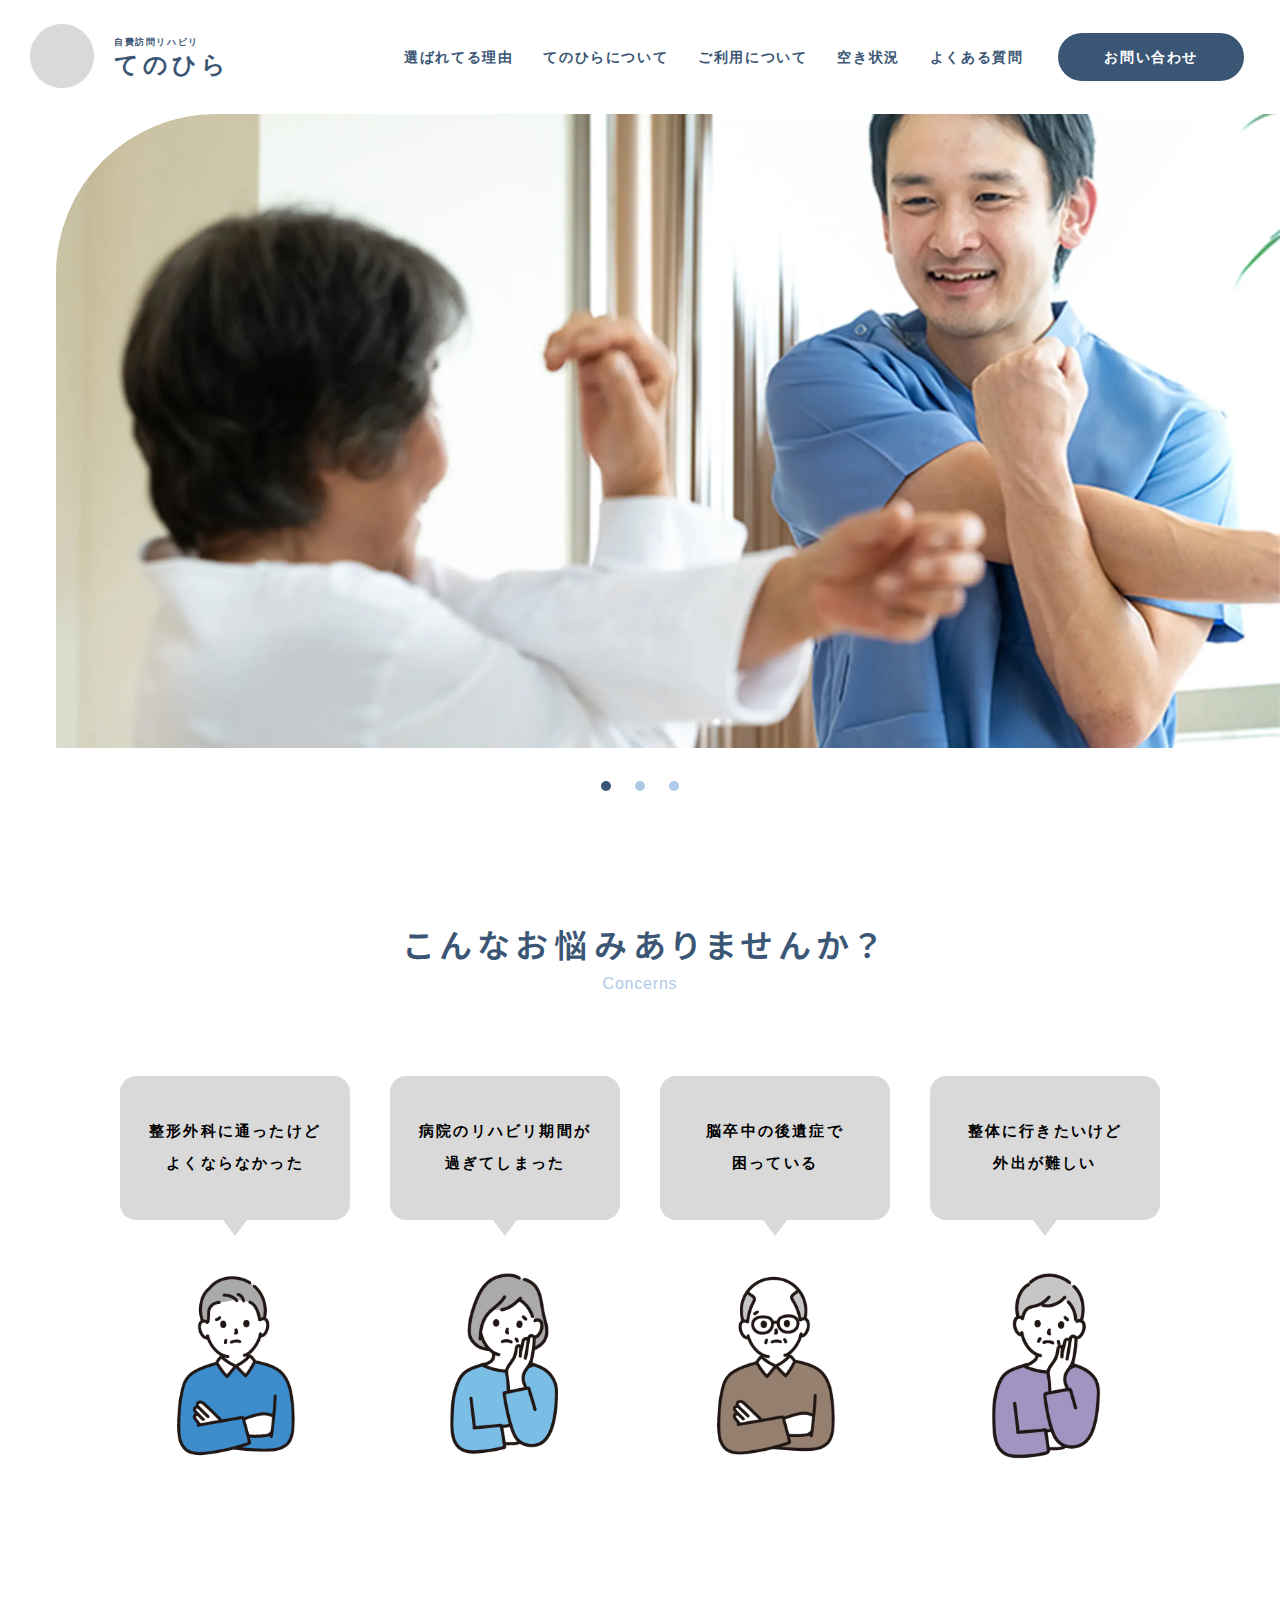
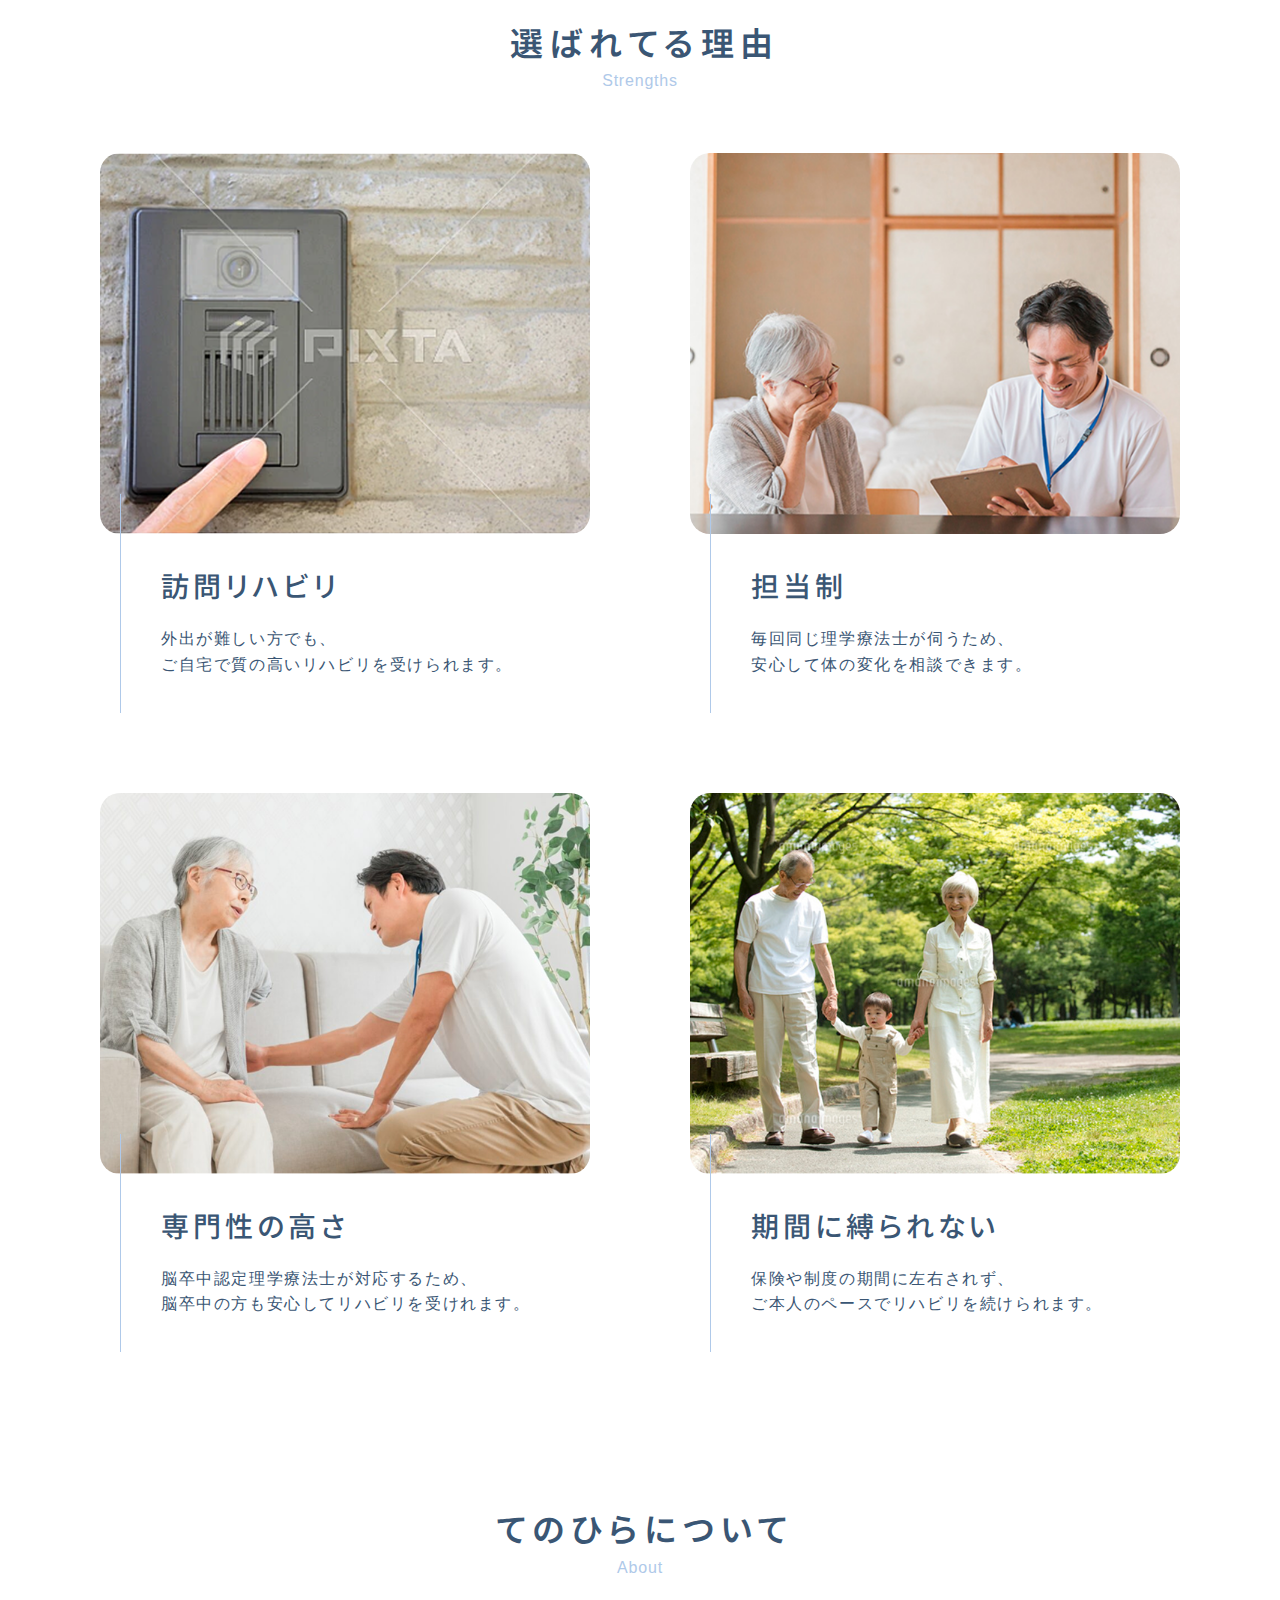
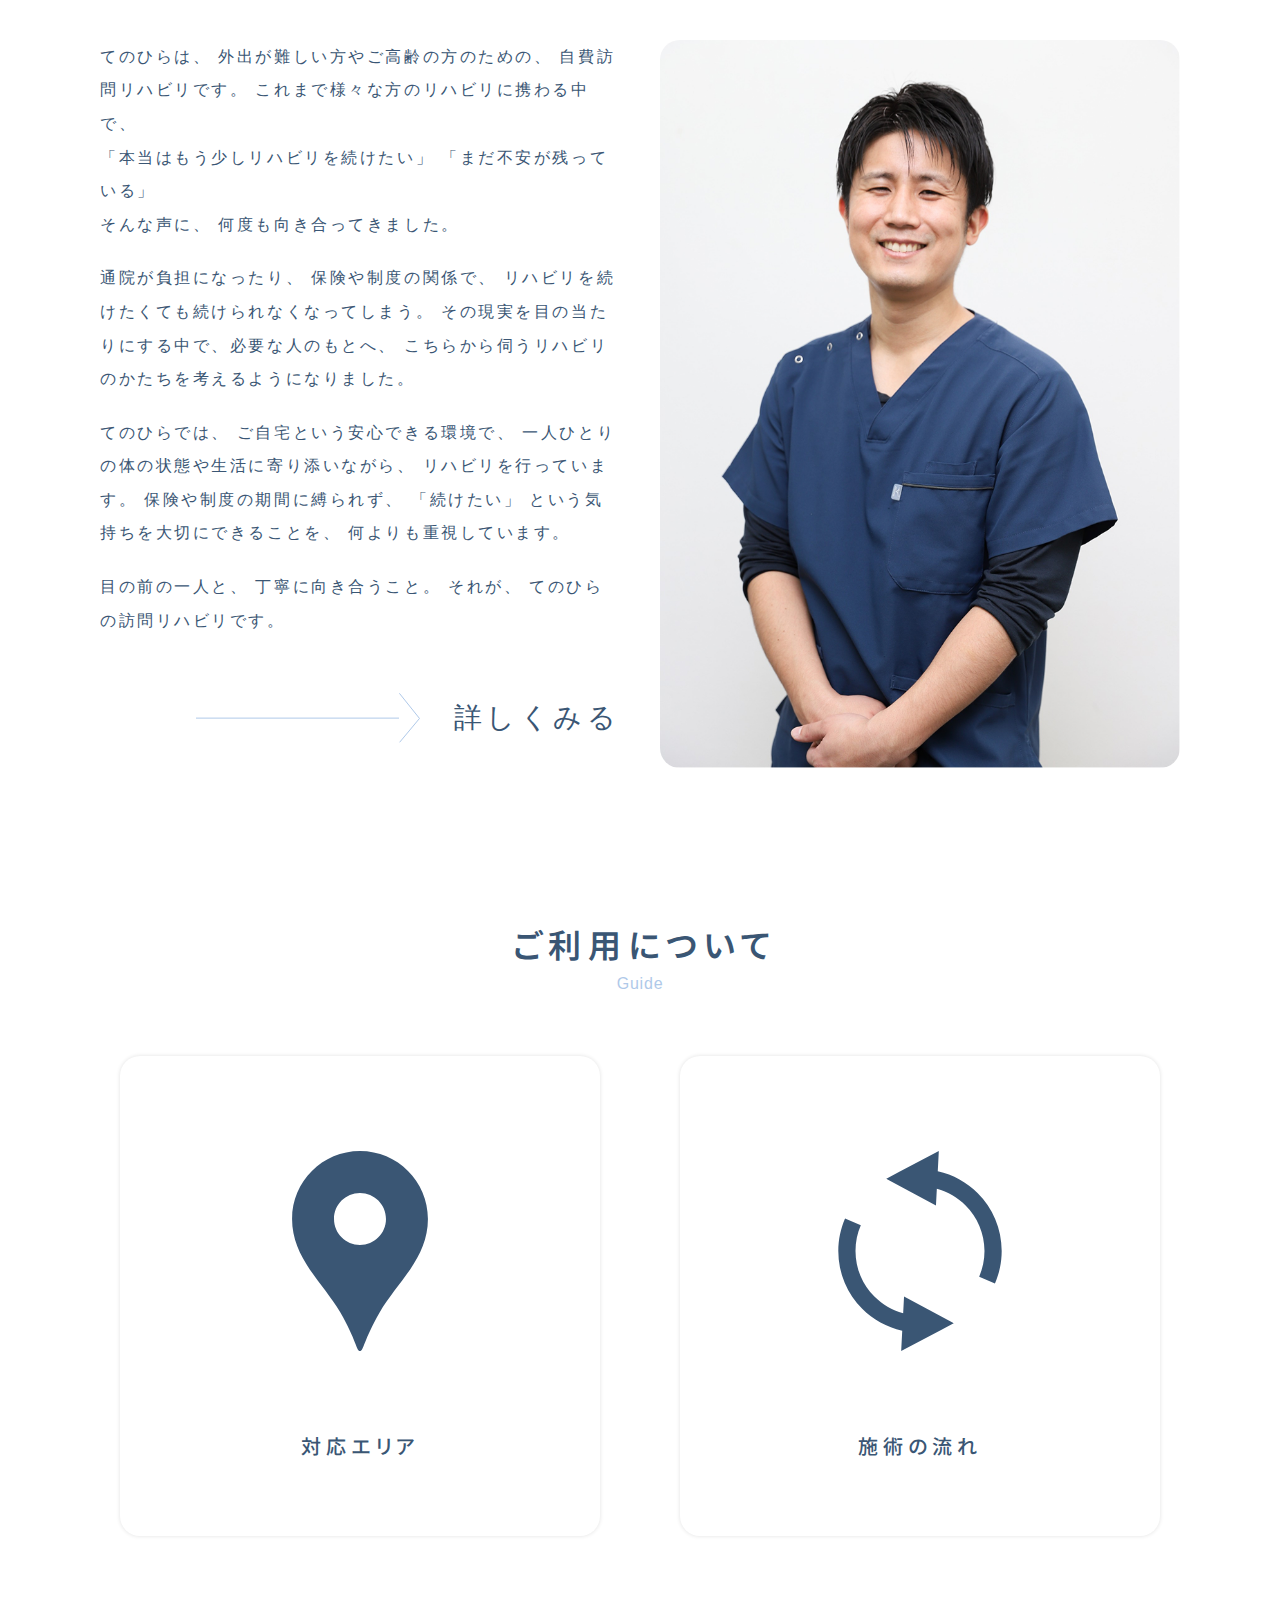
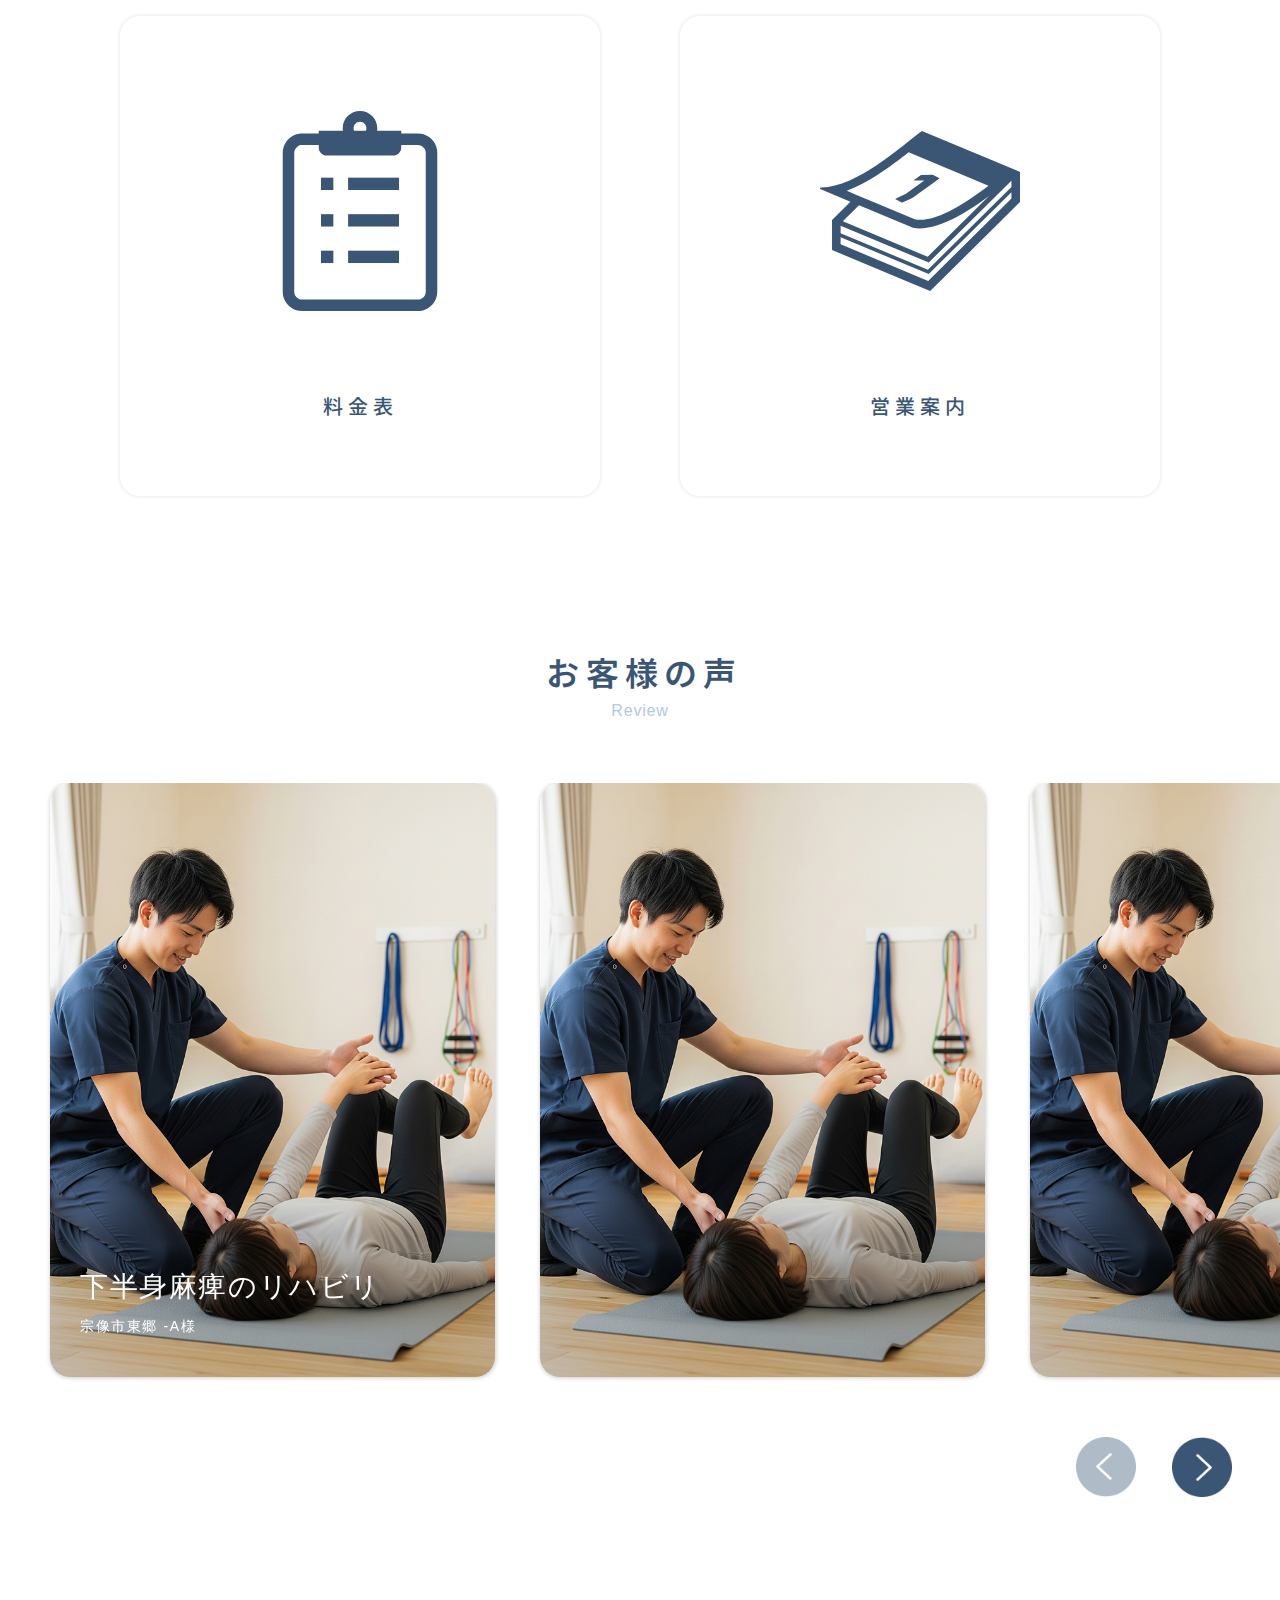
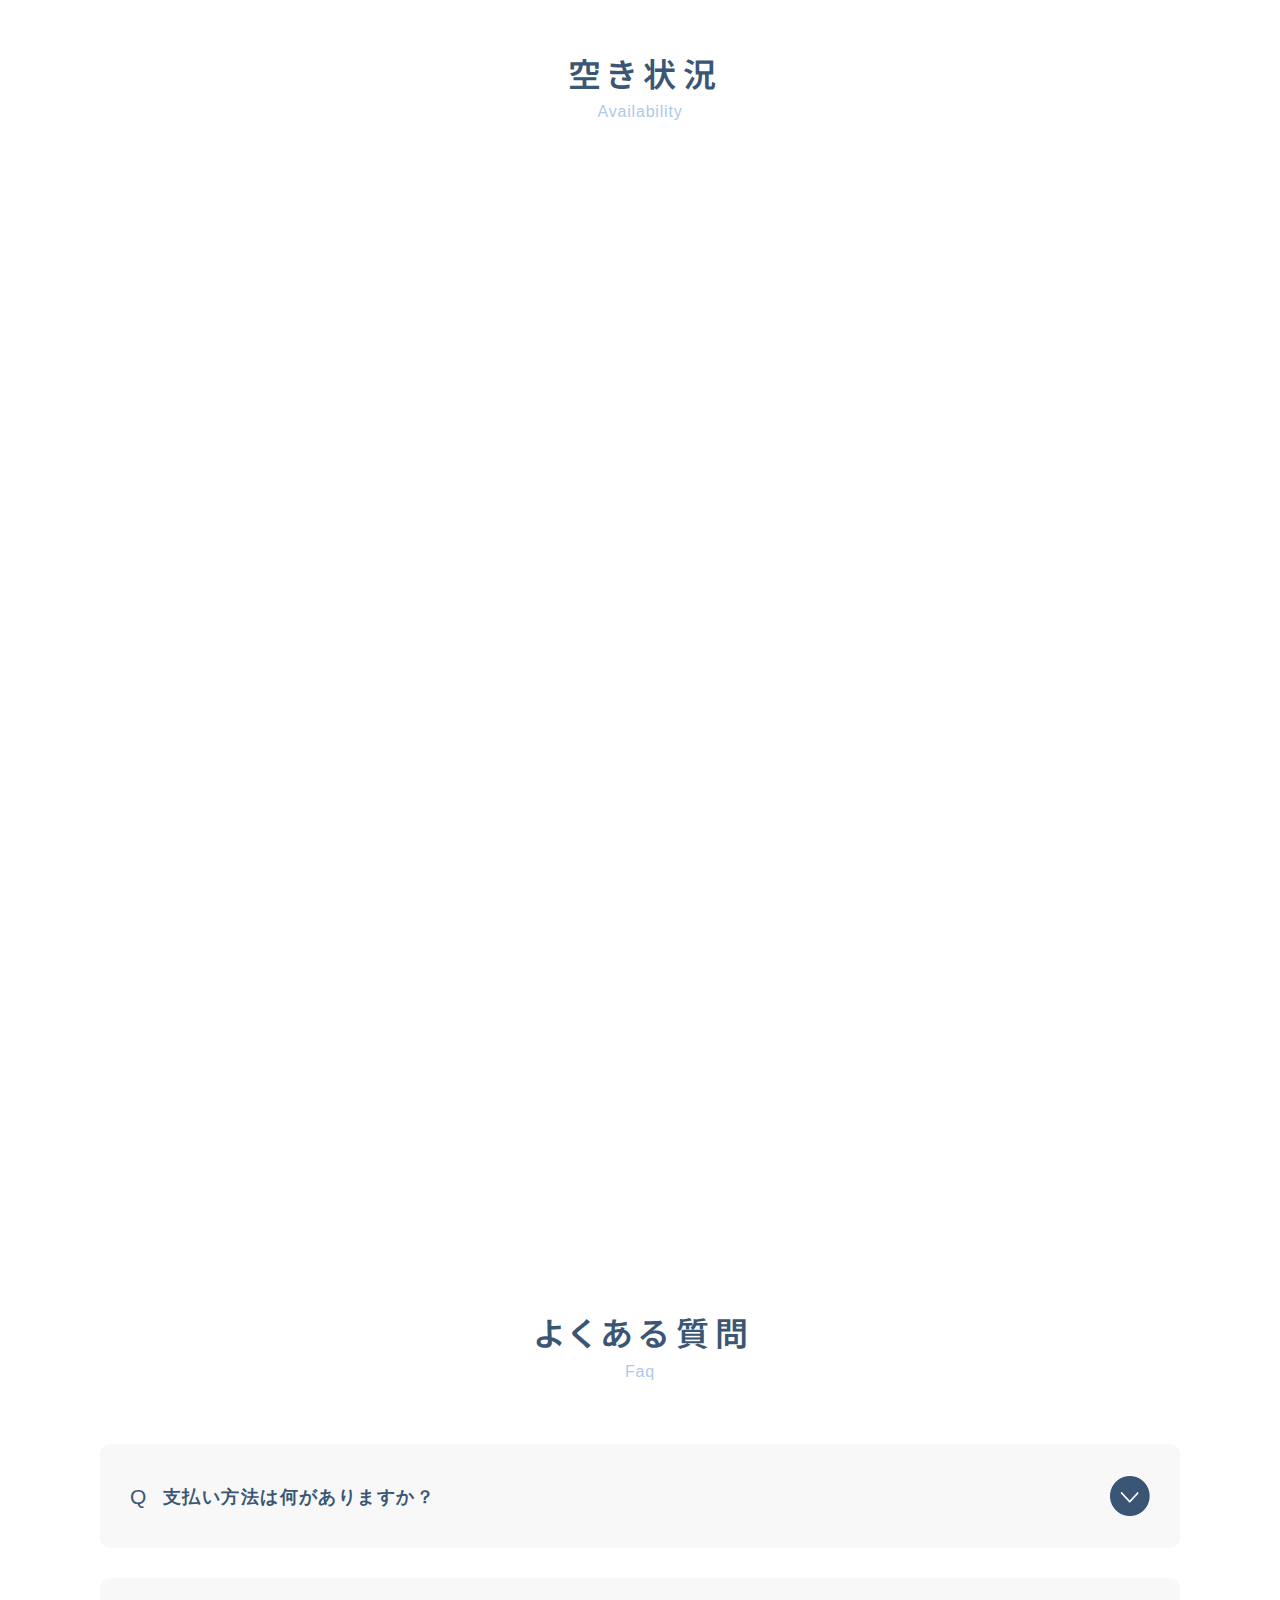
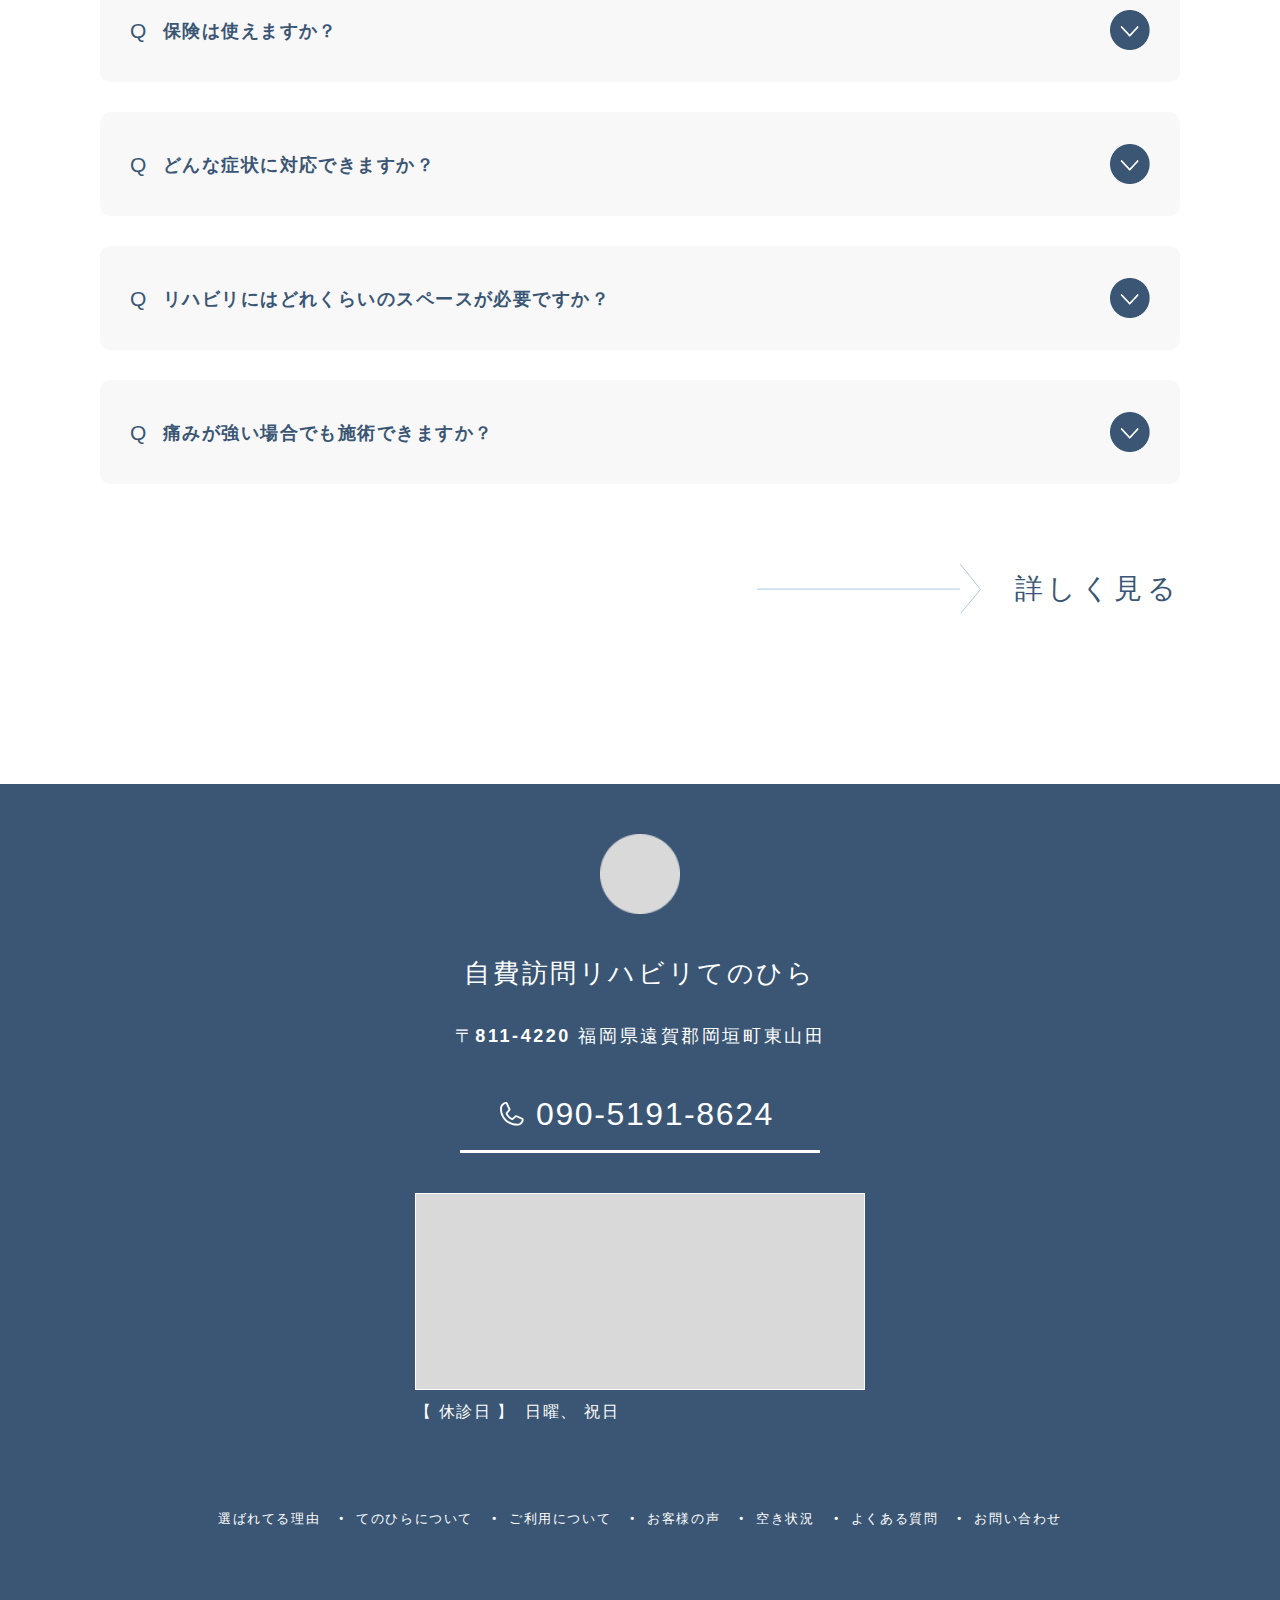
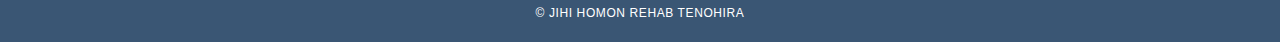
<file: index.html>
<!doctype html>
<html lang="ja">
  <head>
    <!-- Google tag (gtag.js) -->

    <!-- 正規ページ設定 -->
    <!-- <link rel="canonical" href="https://example.com/"> -->

    <meta charset="UTF-8">
    <meta name="format-detection" content="telephone=no, address=no, email=no">
    <meta name="viewport" content="width=device-width, initial-scale=1, viewport-fit=cover">
    <meta http-equiv="Cache-Control" content="no-store">

    <!-- 構造化データ（BreadcrumbList） -->
    <!-- <script type="application/ld+json">
    {
      "@context": "https://schema.org",
      "@type": "BreadcrumbList",
      "itemListElement": [
        {
          "@type": "ListItem",
          "position": 1,
          "name": "ホーム",
          "item": "https://example.com/"
        }
      ]
    }
    </script> -->

    <!-- OGP -->
    <meta property="og:title" content="">
    <meta property="og:description" content="">
    <!-- <meta property="og:image" content="https://example.com/img/ogp.webp"> -->
    <!-- <meta property="og:url" content="https://example.com/"> -->
    <meta property="og:type" content="website">
    <meta property="og:site_name" content="自費訪問リハビリてのひら">
    <meta property="og:locale" content="ja_JP">

    <!-- SEO -->
    <title></title>
    <meta name="description" content="">

    <!-- フォント：Noto Sans JP -->
    <link rel="preconnect" href="https://fonts.googleapis.com">
    <link rel="preconnect" href="https://fonts.gstatic.com" crossorigin>
    <link href="https://fonts.googleapis.com/css2?family=Noto+Sans+JP:wght@100..900&display=swap" rel="stylesheet">


    <!-- ファビコン -->
    <link rel="shortcut icon" href="img/favicon.png">

    <!-- swiper css -->
    <link rel="stylesheet" href="https://cdn.jsdelivr.net/npm/swiper@11/swiper-bundle.min.css"/>
    <!-- css -->
    <link rel="stylesheet" href="css/destyle.css">
    <link rel="stylesheet" href="css/common.css?v=2.0">
    <link rel="stylesheet" href="css/index.css?v=1.9">
  </head>


  <body>
    <!-- ヘッダー -->
    <div id="site-header"></div>

    <main class="main-inner">
      <!-- ヒーロー -->
      <section class="hero">
        <!-- ヒーロースライド -->
        <div class="swiper hero-swiper">
          <div class="swiper-wrapper">
            <div class="swiper-slide slide-01">
              <figure class="hero__image">
                <img src="img/hero/hero-main.webp" alt="ヒーロー画像01">
              </figure>
            </div>
            <div class="swiper-slide slide-02">
              <figure class="hero__image">
                <img src="img/thumb/thumb-strengths-02.png" alt="ヒーロー画像02">
              </figure>
            </div>
            <div class="swiper-slide slide-03">
              <figure class="hero__image">
                <img src="img/thumb/thumb-strengths-03.png" alt="ヒーロー画像03">
              </figure>
            </div>
          </div>
          <!-- ドット -->
          <div class="swiper-pagination"></div>
        </div>
      </section>

      <!-- こんなお悩みありませんか？ -->
      <section class="sec concerns">
        <div class="section-title">
          <h2 class="section-title__ja">こんなお悩みありませんか？</h2>
          <p class="section-title__en">Concerns</p>
        </div>

        <article class="concerns-list">
          <div class="concerns-item">
            <div class="concerns-item__text-bg">
              <p>整形外科に通ったけど<br>よくならなかった</p>
            </div>
            <img class="concerns-item__img" src="img/section/section-concerns-01.png" aria-hidden="true">
          </div>
          <div>
            <div class="concerns-item__text-bg">
              <p>病院のリハビリ期間が<br>過ぎてしまった</p>
            </div>
            <img class="concerns-item__img" src="img/section/section-concerns-02.png" aria-hidden="true">
          </div>
          <div>
            <div class="concerns-item__text-bg">
              <p>脳卒中の後遺症で<br>困っている</p>
            </div>
            <img class="concerns-item__img" src="img/section/section-concerns-03.png" aria-hidden="true">
          </div>
          <div>
            <div class="concerns-item__text-bg">
              <p>整体に行きたいけど<br>外出が難しい</p>
            </div>
            <img class="concerns-item__img" src="img/section/section-concerns-04.png" aria-hidden="true">
          </div>
        </article>
      </section>

      <!-- 選ばれてる理由 -->
      <section id="strengths" class="sec strengths">
        <div class="section-title">
          <h2 class="section-title__ja">選ばれてる理由</h2>
          <p class="section-title__en">Strengths</p>
        </div>

        <ul class="strengths-list">
          <li class="strengths-item">
            <div class="strengths-item__image">
              <img src="img/thumb/thumb-strengths-01.png" alt="訪問リハビリ">
            </div>
            <div class="strengths-lead">
              <h3 class="strengths-lead__title">訪問リハビリ</h3>
              <p class="strengths-lead__text">外出が難しい方でも、<br>ご自宅で質の高いリハビリを受けられます。</p>
            </div>
          </li>
          <li class="strengths-item">
            <div class="strengths-item__image">
              <img src="img/thumb/thumb-strengths-02.png" alt="担当制">
            </div>
            <div class="strengths-lead">
              <h3 class="strengths-lead__title">担当制</h3>
              <p class="strengths-lead__text">毎回同じ理学療法士が伺うため、<br>安心して体の変化を相談できます。</p>
            </div>
          </li>
          <li class="strengths-item">
            <div class="strengths-item__image">
              <img src="img/thumb/thumb-strengths-03.png" alt="専門性の高さ">
            </div>
            <div class="strengths-lead">
              <h3 class="strengths-lead__title">専門性の高さ</h3>
              <p class="strengths-lead__text">脳卒中認定理学療法士が対応するため、<br>脳卒中の方も安心してリハビリを受けれます。</p>
            </div>
          </li>
          <li class="strengths-item end">
            <div class="strengths-item__image">
              <img src="img/thumb/thumb-strengths-04.png" alt="期間に縛られない">
            </div>
            <div class="strengths-lead">
              <h3 class="strengths-lead__title">期間に縛られない</h3>
              <p class="strengths-lead__text">保険や制度の期間に左右されず、<br>ご本人のペースでリハビリを続けられます。</p>
            </div>
          </li>
        </ul>
      </section>

      <!-- てのひらについて -->
      <section class="sec about">
        <div class="section-title">
          <h2 class="section-title__ja">てのひらについて</h2>
          <p class="section-title__en">About</p>
        </div>

        <div class="about-inner">
          <div class="about__text">
            <p>てのひらは、 外出が難しい方やご高齢の方のための、 自費訪問リハビリです。 これまで様々な方のリハビリに携わる中で、 <br class="pc-only">「本当はもう少しリハビリを続けたい」 「まだ不安が残っている」 <br class="pc-only">そんな声に、 何度も向き合ってきました。</p>
            <p>通院が負担になったり、 保険や制度の関係で、 リハビリを続けたくても続けられなくなってしまう。 その現実を目の当たりにする中で、必要な人のもとへ、 こちらから伺うリハビリのかたちを考えるようになりました。</p>
            <p>てのひらでは、 ご自宅という安心できる環境で、 一人ひとりの体の状態や生活に寄り添いながら、 リハビリを行っています。 保険や制度の期間に縛られず、 「続けたい」 という気持ちを大切にできることを、 何よりも重視しています。</p>
            <p>目の前の一人と、 丁寧に向き合うこと。 それが、 てのひらの訪問リハビリです。</p>
          </div>
          <a class="about-link" href="about.html">
            <svg class="about-link__arrow" width="224" height="50" viewBox="0 0 224 50" fill="none" xmlns="http://www.w3.org/2000/svg">
              <line x1="-4.37114e-08" y1="25.1248" x2="203" y2="25.1247" stroke="#AFC9E9"/>
              <line x1="203.39" y1="0.312408" x2="223.39" y2="25.3124" stroke="#AFC9E9"/>
              <line x1="203.616" y1="49.3047" x2="223.616" y2="25.3047" stroke="#AFC9E9"/>
            </svg>
            <p>詳しくみる</p>
          </a>
          <figure class="about-image">
            <img src="img/section/section-about.png" alt="院長">
          </figure>
        </div>
      </section>

      <!-- ご利用について -->
      <section class="sec guide">
        <div class="section-title">
          <h2 class="section-title__ja">ご利用について</h2>
          <p class="section-title__en">Guide</p>
        </div>

        <ul class="guide-list">
          <li class="guide-item">
            <a href="guide.html#area">
              <svg class="guide-item__icon" version="1.1" id="" xmlns="http://www.w3.org/2000/svg" xmlns:xlink="http://www.w3.org/1999/xlink" x="0px" y="0px" width="512px" height="512px" viewBox="0 0 512 512" style="width: 256px; height: 256px; opacity: 1;" xml:space="preserve">
                <style type="text/css">.st0{fill:#4B4B4B;}</style>
                <g><path class="st0" d="M256,0C159.969,0,82.109,77.859,82.109,173.906c0,100.719,80.016,163.688,123.297,238.719 C246.813,484.406,246.781,512,256,512s9.188-27.594,50.594-99.375c43.297-75.031,123.297-138,123.297-238.719 C429.891,77.859,352.031,0,256,0z M256,240.406c-36.734,0-66.516-29.781-66.516-66.5c0-36.75,29.781-66.531,66.516-66.531 s66.516,29.781,66.516,66.531C322.516,210.625,292.734,240.406,256,240.406z" style="fill: rgb(58, 86, 116);"></path></g>
              </svg>
              <h3 class="guide-item__title">対応エリア</h3>
            </a>
          </li>
          <li class="guide-item">
            <a href="guide.html#flow">
              <svg class="guide-item__icon" version="1.1" id="" xmlns="http://www.w3.org/2000/svg" xmlns:xlink="http://www.w3.org/1999/xlink" x="0px" y="0px" viewBox="0 0 512 512" style="width: 256px; height: 256px; opacity: 1;" xml:space="preserve">
                <style type="text/css">.st0{fill:#4B4B4B;}</style>
                <path class="st0" d="M403.925,108.102c-27.595-27.595-62.899-47.558-102.459-56.29L304.182,0L201.946,53.867l-27.306,14.454 l-5.066,2.654l8.076,4.331l38.16,20.542l81.029,43.602l2.277-42.859c28.265,7.546,53.438,22.53,73.623,42.638 c29.94,29.939,48.358,71.119,48.358,116.776c0,23.407-4.843,45.58-13.575,65.687l40.37,17.532 c11.076-25.463,17.242-53.637,17.242-83.219C465.212,198.306,441.727,145.904,403.925,108.102z" style="fill: rgb(58, 86, 116);"></path>
                <path class="st0" d="M296.256,416.151l-81.101-43.612l-2.272,42.869c-28.26-7.555-53.51-22.53-73.618-42.636 c-29.945-29.95-48.364-71.12-48.364-116.767c0-23.427,4.844-45.522,13.576-65.697l-40.37-17.531 c-11.076,25.53-17.242,53.723-17.242,83.228c0,57.679,23.407,110.157,61.21,147.893c27.595,27.594,62.899,47.548,102.453,56.202 l-2.716,51.9l102.169-53.878l27.455-14.454l4.988-2.643l-7.999-4.332L296.256,416.151z" style="fill: rgb(58, 86, 116);"></path>
              </svg>
              <h3 class="guide-item__title">施術の流れ</h3>
            </a>
          </li>
          <li class="guide-item">
            <a href="guide.html#price">
              <svg class="guide-item__icon" version="1.1" id="" xmlns="http://www.w3.org/2000/svg" xmlns:xlink="http://www.w3.org/1999/xlink" x="0px" y="0px" width="512px" height="512px" viewBox="0 0 512 512" style="width: 256px; height: 256px; opacity: 1;" xml:space="preserve">
                <style type="text/css">.st0{fill:#4B4B4B;}</style>
                <g>
                  <path class="st0" d="M449.891,87.953c-3.766-8.906-10.031-16.438-17.922-21.781c-7.891-5.328-17.5-8.469-27.719-8.469h-42.656 v-7.359h-61.828c0.281-2,0.438-4.063,0.438-6.141C300.203,19.828,280.375,0,256,0s-44.203,19.828-44.203,44.203 c0,2.078,0.156,4.141,0.438,6.141h-61.828v7.359H107.75c-6.813,0-13.359,1.391-19.281,3.906 c-8.906,3.766-16.453,10.031-21.797,17.922c-5.328,7.906-8.469,17.5-8.469,27.719v355.219c0,6.781,1.391,13.344,3.906,19.281 c3.766,8.906,10.031,16.438,17.922,21.781c7.906,5.344,17.5,8.469,27.719,8.469h296.5c6.797,0,13.359-1.375,19.281-3.906 c8.922-3.75,16.453-10.031,21.797-17.922c5.328-7.891,8.469-17.5,8.469-27.703V107.25 C453.797,100.438,452.422,93.891,449.891,87.953z M256,27.797c9.047,0,16.406,7.359,16.406,16.406c0,2.172-0.438,4.234-1.203,6.141 h-30.391c-0.781-1.906-1.219-3.969-1.219-6.141C239.594,35.156,246.969,27.797,256,27.797z M424.328,462.469 c0,2.813-0.563,5.406-1.578,7.797c-1.5,3.578-4.063,6.672-7.281,8.859c-3.219,2.156-7,3.406-11.219,3.406h-296.5 c-2.813,0-5.422-0.563-7.813-1.563c-3.594-1.516-6.672-4.094-8.844-7.297c-2.156-3.219-3.406-7-3.422-11.203V107.25 c0-2.813,0.563-5.422,1.578-7.813c1.516-3.594,4.078-6.688,7.281-8.844c3.219-2.156,7-3.406,11.219-3.422h42.656v6.141 c0,11.531,9.344,20.875,20.891,20.875h169.422c11.531,0,20.875-9.344,20.875-20.875v-6.141h42.656c2.813,0,5.422,0.563,7.813,1.578 c3.578,1.5,6.672,4.063,8.844,7.281s3.422,7,3.422,11.219V462.469z" style="fill: rgb(58, 86, 116);"></path>
                  <rect x="156.141" y="170.672" class="st0" width="31.625" height="31.625" style="fill: rgb(58, 86, 116);"></rect>
                  <rect x="225.516" y="170.672" class="st0" width="130.359" height="31.625" style="fill: rgb(58, 86, 116);"></rect>
                  <rect x="156.141" y="264.125" class="st0" width="31.625" height="31.625" style="fill: rgb(58, 86, 116);"></rect>
                  <rect x="225.516" y="264.125" class="st0" width="130.359" height="31.625" style="fill: rgb(58, 86, 116);"></rect>
                  <rect x="156.141" y="357.594" class="st0" width="31.625" height="31.625" style="fill: rgb(58, 86, 116);"></rect>
                  <rect x="225.516" y="357.594" class="st0" width="130.359" height="31.625" style="fill: rgb(58, 86, 116);"></rect>
                </g>
              </svg>
              <h3 class="guide-item__title">料金表</h3>
            </a>
          </li>
          <li class="guide-item">
            <a href="guide.html#timetabel">
              <svg class="guide-item__icon" version="1.1" id="" xmlns="http://www.w3.org/2000/svg" xmlns:xlink="http://www.w3.org/1999/xlink" x="0px" y="0px" viewBox="0 0 512 512" style="width: 256px; height: 256px; opacity: 1;" xml:space="preserve">
                <style type="text/css">.st0{fill:#4B4B4B;}</style>
                <g>
                  <path class="st0" d="M260.847,51.057C210.844,88.23,92.606,195.549,3.954,195.549c-5.836,0-3.486,4.232-3.486,4.232l77.458,32.376 l-47.118,46.646v77.175l251.153,104.964L512,233.189v-77.168L260.847,51.057z M68.485,204.425 c26.6-9.94,53.389-24.653,79.054-41.188c6.421-4.135,12.738-8.416,18.994-12.73c1.375-0.951,2.741-1.886,4.103-2.846 c6.063-4.232,12.036-8.506,17.889-12.802c0.681-0.499,1.335-0.991,2.016-1.491c5.68-4.192,11.234-8.377,16.676-12.528 c0.734-0.565,1.467-1.113,2.193-1.677c6.01-4.612,11.843-9.142,17.502-13.592l204.576,85.503 c-53.933,41.067-123.229,87.479-176.38,87.479c-3.797,0-7.498-0.25-11.012-0.75l-127.332-53.208l-21.933-9.158L68.485,204.425z M99.885,241.315L238.04,299.07c5.55,0.976,11.23,1.443,17.067,1.443c55.598,0,122.83-42.211,177.573-82.842L275.596,373.182  L58.384,282.415L99.885,241.315z M490.04,224.031L276.906,435.033l-224.138-93.67v-18.252l225.561,94.258L490.04,207.771V224.031z M490.04,194.783L276.209,406.486l-223.44-93.372v-19.445l225.71,94.323L490.04,178.546V194.783z" style="fill: rgb(58, 86, 116);"></path>
                  <path class="st0" d="M209.417,233.947c0.802,0.395,1.878,0.274,2.689-0.314l20.4-9.158c2.326-1.04,4.539-2.33,6.602-3.813 l65.672-47.532c0.806-0.589,0.81-1.242,0.008-1.644l-14.983-7.433c-0.939-0.468-2.012-0.678-3.217-0.612l-26.29,0.418 c-1.201,0.057-2.007,0.314-2.818,0.903l-16.7,12.085c-1.076,0.782-0.677,1.298,0.661,1.314l24.415-0.04l0.262,0.129l-46.065,33.344 l-26.68,12.746c-0.81,0.58-0.81,1.241-0.008,1.636L209.417,233.947z" style="fill: rgb(58, 86, 116);"></path>
                </g>
              </svg>
              <h3 class="guide-item__title">営業案内</h3>
            </a>
          </li>
        </ul>
      </section>

      <!-- お客様の声 -->
      <section id="review" class="sec review">
        <div class="section-title">
          <h2 class="section-title__ja">お客様の声</h2>
          <p class="section-title__en">Review</p>
        </div>

        <!-- スライド -->
        <div class="swiper review-swiper">
          <div class="swiper-wrapper">
            <div class="swiper-slide slide-01">
              <a href="review-01.html">
                <figure class="review-image">
                  <img src="img/thumb/thumb-review-01.png" alt="下半身麻痺のリハビリ">
                </figure>
                <div class="review__text-box">
                  <p class="review-title">下半身麻痺のリハビリ</p>
                  <p class="review-personal">宗像市東郷 -A様</p>
                </div>
              </a>
            </div>
            <div class="swiper-slide slide-02">
              <a>
                <figure class="review-image soon">
                  <img src="img/thumb/thumb-review-01.png" alt="お客様の声-02">
                </figure>
                <div class="review__text-box">
                  <!-- <p class="review-title">準備中</p> -->
                </div>
              </a>
            </div>
            <div class="swiper-slide slide-03">
              <a>
                <figure class="review-image soon">
                  <img src="img/thumb/thumb-review-01.png" alt="お客様の声-03">
                </figure>
                <div class="review__text-box">
                  <!-- <p class="review-title">準備中</p> -->
                </div>
              </a>
            </div>
            <div class="swiper-slide slide-04">
              <a>
                <figure class="review-image soon">
                  <img src="img/thumb/thumb-review-01.png" alt="お客様の声-04">
                </figure>
                <div class="review__text-box">
                  <!-- <p class="review-title">準備中</p> -->
                </div>
              </a>
            </div>
          </div>
          <!-- 矢印 -->
          <div class="swiper-arrows">
            <div class="swiper-button-next">
              <img src="img/icon/icon-arrow.png" alt="矢印">
            </div>
            <div class="swiper-button-prev">
              <img src="img/icon/icon-arrow.png" alt="矢印">
            </div>
          </div>
        </div>
      </section>

      <!-- 空き状況 -->
      <div id="availability"></div>

      <!-- よくある質問 -->
      <section class="sec faq">
        <div class="section-title">
          <h2 class="section-title__ja">よくある質問</h2>
          <p class="section-title__en">Faq</p>
        </div>

        <div class="faq-box faq-block">
          <article class="faq-item">
            <input type="checkbox" id="toggle01" class="faq-toggle">
            <label class="faq-title" for="toggle01">
              <div class="text-Q">
                <span class="text-Q__num">Q</span>
                <p class="title-text">支払い方法は何がありますか？</p>
                <img class="faq-icon" src="img/icon/icon-arrow.png">
              </div>
            </label>
            <div class="faq-content">
              <div class="faq-A">
                <span class="text-A__num">A</span>
                <div class="con-text">
                  <p>現金・PayPay・銀行振込に対応しています。<br>キャッシュレスをご希望の方は事前にお知らせください。</p>
                </div>
              </div>
            </div>
          </article>

          <article class="faq-item">
            <input type="checkbox" id="toggle02" class="faq-toggle">
            <label class="faq-title" for="toggle02">
              <div class="text-Q">
                <span class="text-Q__num">Q</span>
                <p class="title-text">保険は使えますか？</p>
                <img class="faq-icon" src="img/icon/icon-arrow.png">
              </div>
            </label>
            <div class="faq-content">
              <div class="faq-A">
                <span class="text-A__num">A</span>
                <div class="con-text">
                  <p>当サービスは自費（保険外）となります。<br>その分、症状・生活に合わせて柔軟な施術が可能です。</p>
                </div>
              </div>
            </div>
          </article>

          <article class="faq-item">
            <input type="checkbox" id="toggle03" class="faq-toggle">
            <label class="faq-title" for="toggle03">
              <div class="text-Q">
                <span class="text-Q__num">Q</span>
                <p class="title-text">どんな症状に対応できますか？</p>
                <img class="faq-icon" src="img/icon/icon-arrow.png">
              </div>
            </label>
            <div class="faq-content">
              <div class="faq-A">
                <span class="text-A__num">A</span>
                <div class="con-text">
                  <p>肩こり・腰痛・産後の不調・膝の痛み・歩行や姿勢の悩みなど幅広く対応しています。<br>理学療法士として、医学的な視点で原因を特定しながら施術します。</p>
                </div>
              </div>
            </div>
          </article>

          <article class="faq-item">
            <input type="checkbox" id="toggle04" class="faq-toggle">
            <label class="faq-title" for="toggle04">
              <div class="text-Q">
                <span class="text-Q__num">Q</span>
                <p class="title-text">リハビリにはどれくらいのスペースが必要ですか？</p>
                <img class="faq-icon" src="img/icon/icon-arrow.png">
              </div>
            </label>
            <div class="faq-content">
              <div class="faq-A">
                <span class="text-A__num">A</span>
                <div class="con-text">
                  <p>症状やリハビリ内容によって変わりますのでお客様のご自宅にて検討させていただきます。</p>
                </div>
              </div>
            </div>
          </article>

          <article class="faq-item">
            <input type="checkbox" id="toggle05" class="faq-toggle">
            <label class="faq-title" for="toggle05">
              <div class="text-Q">
                <span class="text-Q__num">Q</span>
                <p class="title-text">痛みが強い場合でも施術できますか？</p>
                <img class="faq-icon" src="img/icon/icon-arrow.png">
              </div>
            </label>
            <div class="faq-content">
              <div class="faq-A">
                <span class="text-A__num">A</span>
                <div class="con-text">
                  <p>状態に合わせて、行いますのでご安心ください。</p>
                </div>
              </div>
            </div>
          </article>
        </div>
        <a class="faq-link" href="faq.html">
          <svg class="faq-link__arrow" width="224" height="50" viewBox="0 0 224 50" fill="none" xmlns="http://www.w3.org/2000/svg">
            <line x1="-4.37114e-08" y1="25.1248" x2="203" y2="25.1247" stroke="#AFC9E9"/>
            <line x1="203.39" y1="0.312408" x2="223.39" y2="25.3124" stroke="#AFC9E9"/>
            <line x1="203.616" y1="49.3047" x2="223.616" y2="25.3047" stroke="#AFC9E9"/>
          </svg>
          <p>詳しく見る</p>
        </a>
      </section>

    </main>

    <!-- フッター -->
    <div id="site-footer"></div>

    <!-- swiper js -->
    <script src="https://cdn.jsdelivr.net/npm/swiper@11/swiper-bundle.min.js"></script>

    <!-- jQuery -->
    <script src="https://code.jquery.com/jquery-3.6.0.min.js"></script>
    <script src="js/slider.js?v=1.1"></script>
    <script src="js/include.js?v=1.1"></script>
    <script src="js/common.js?v=1.2"></script>
  </body>
</html>
</file>
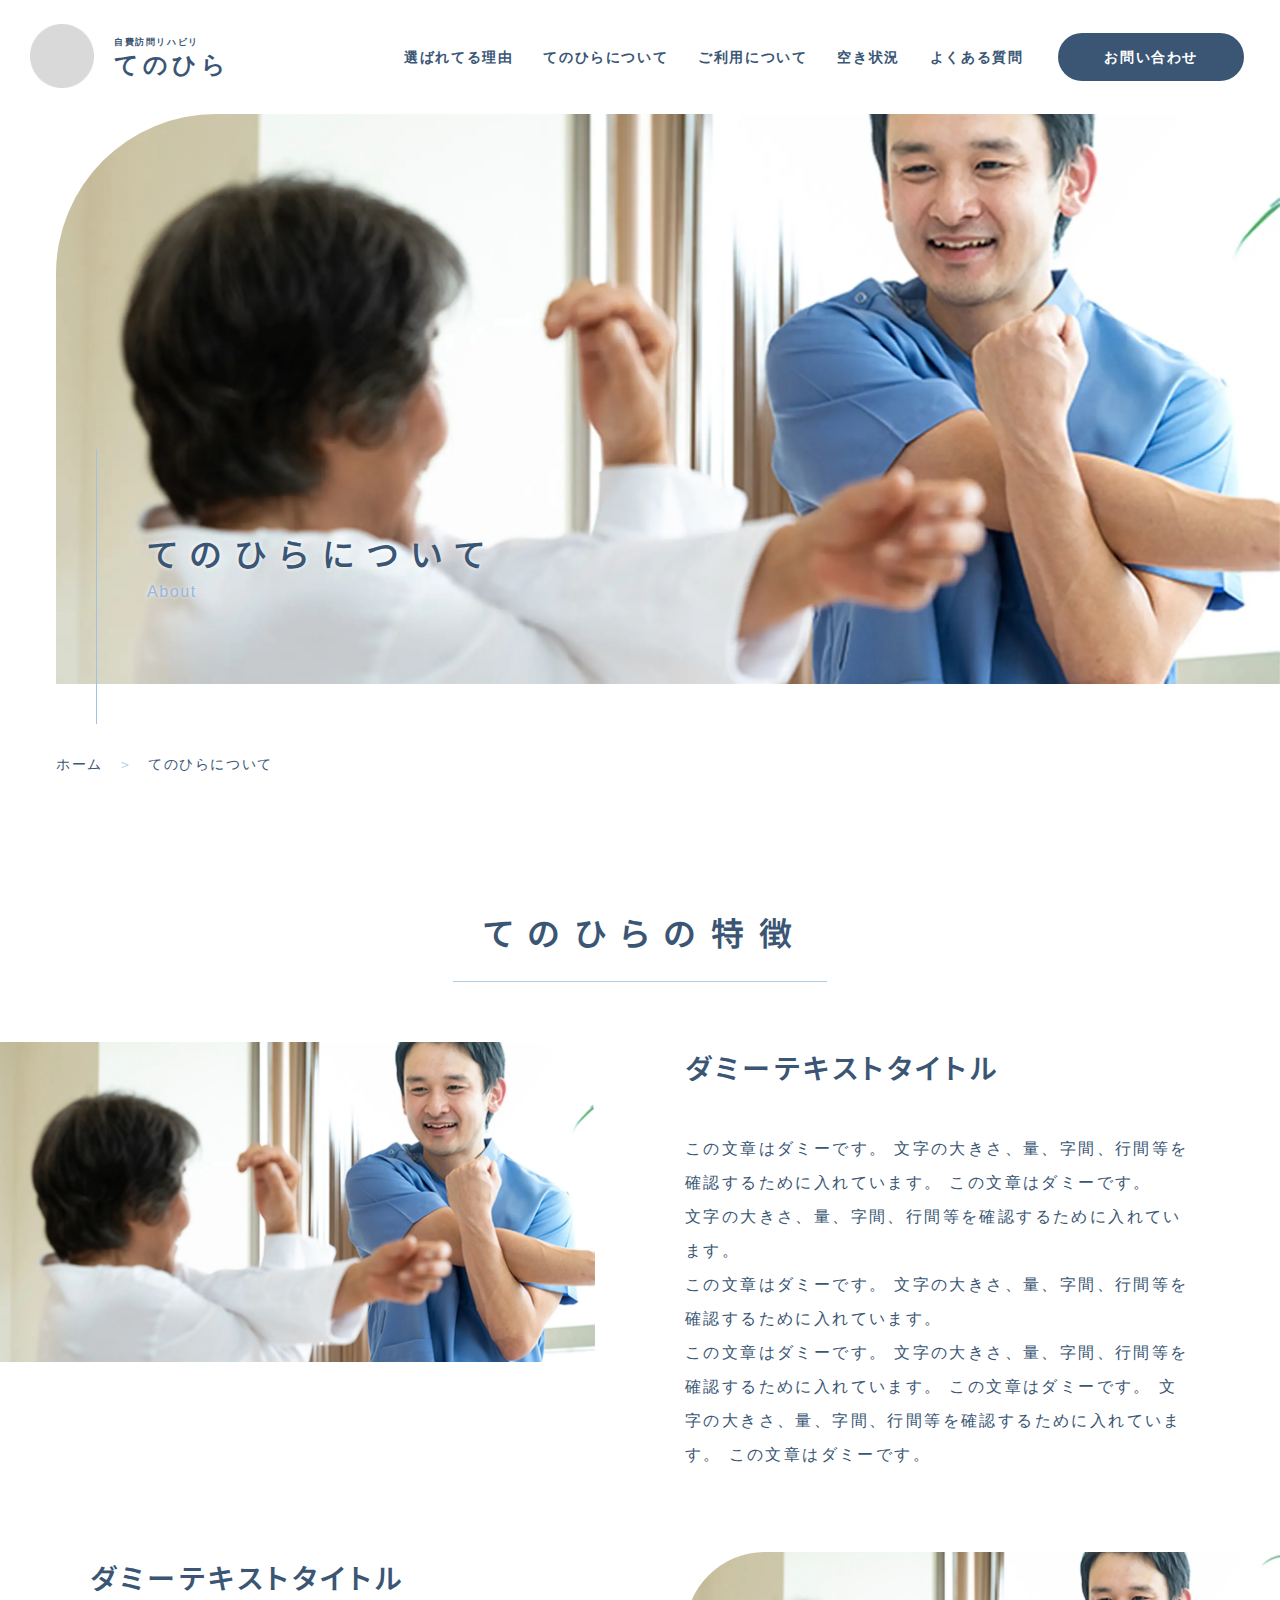
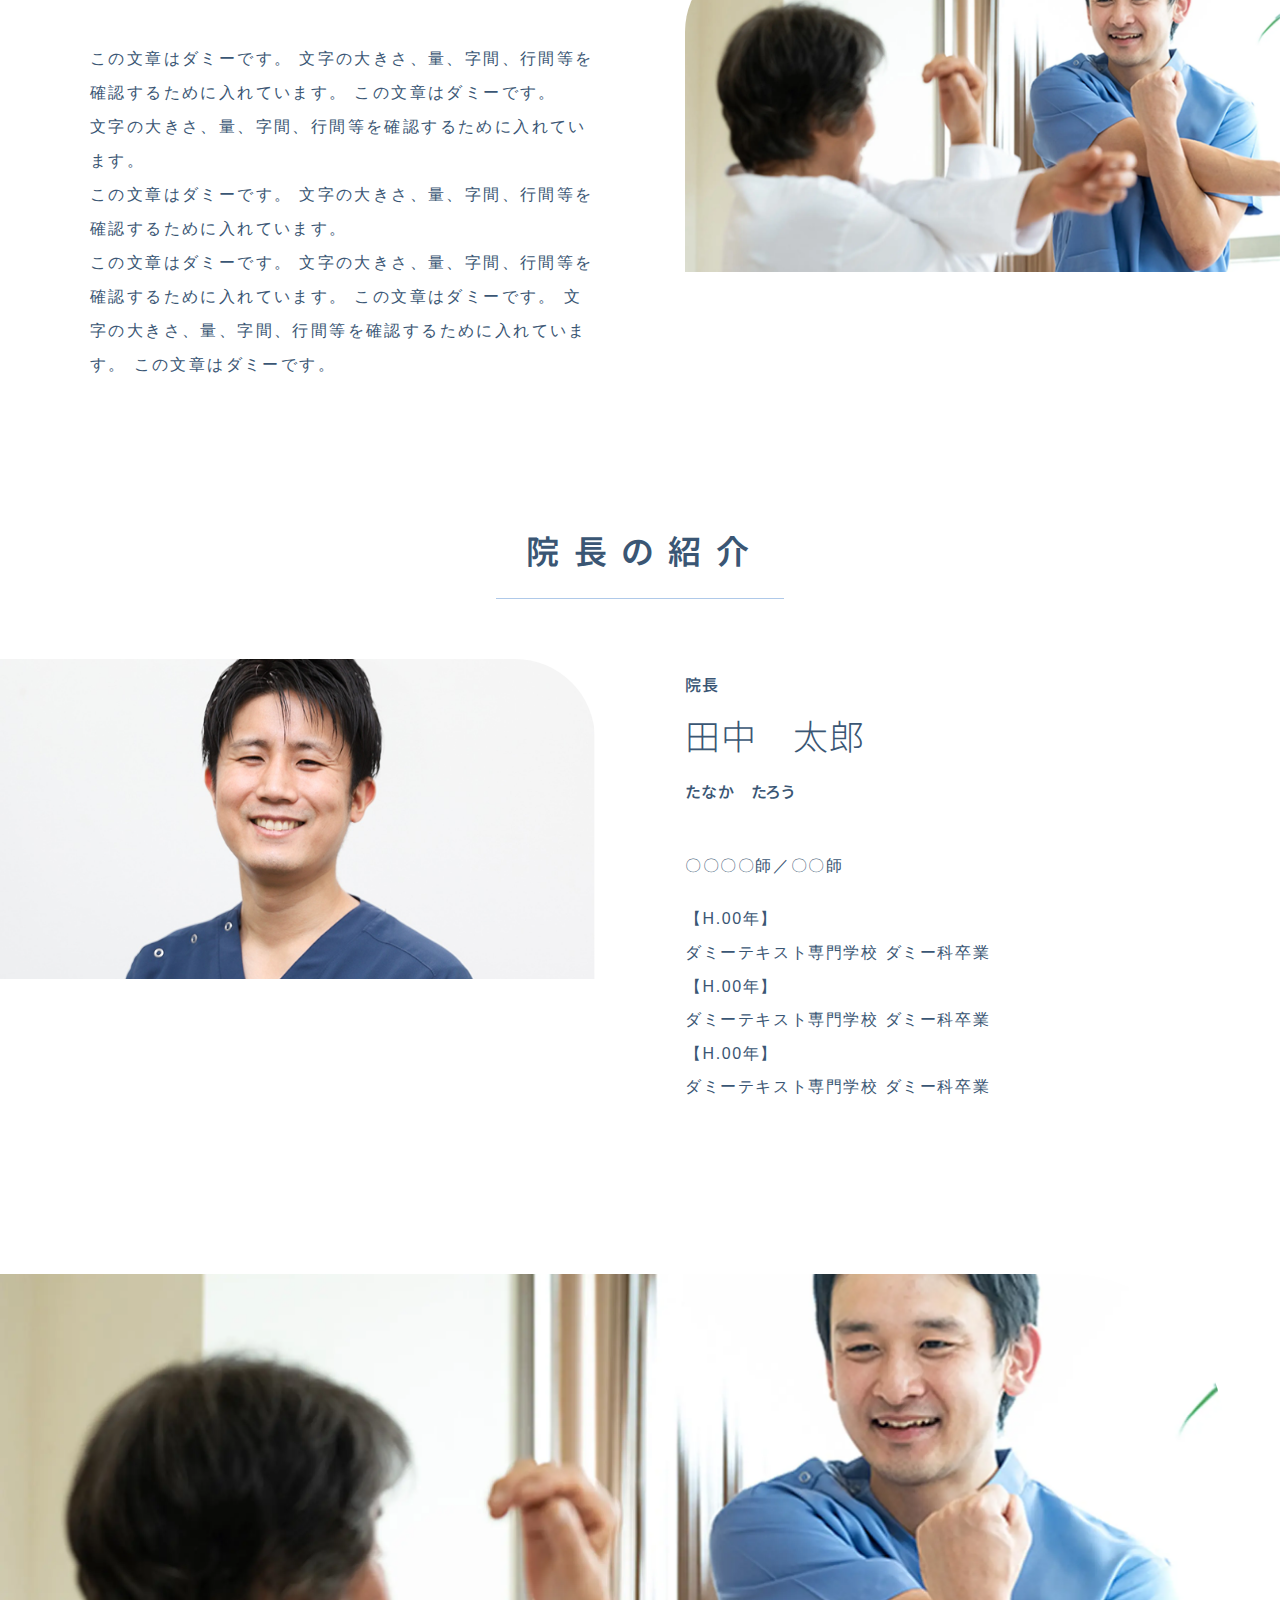
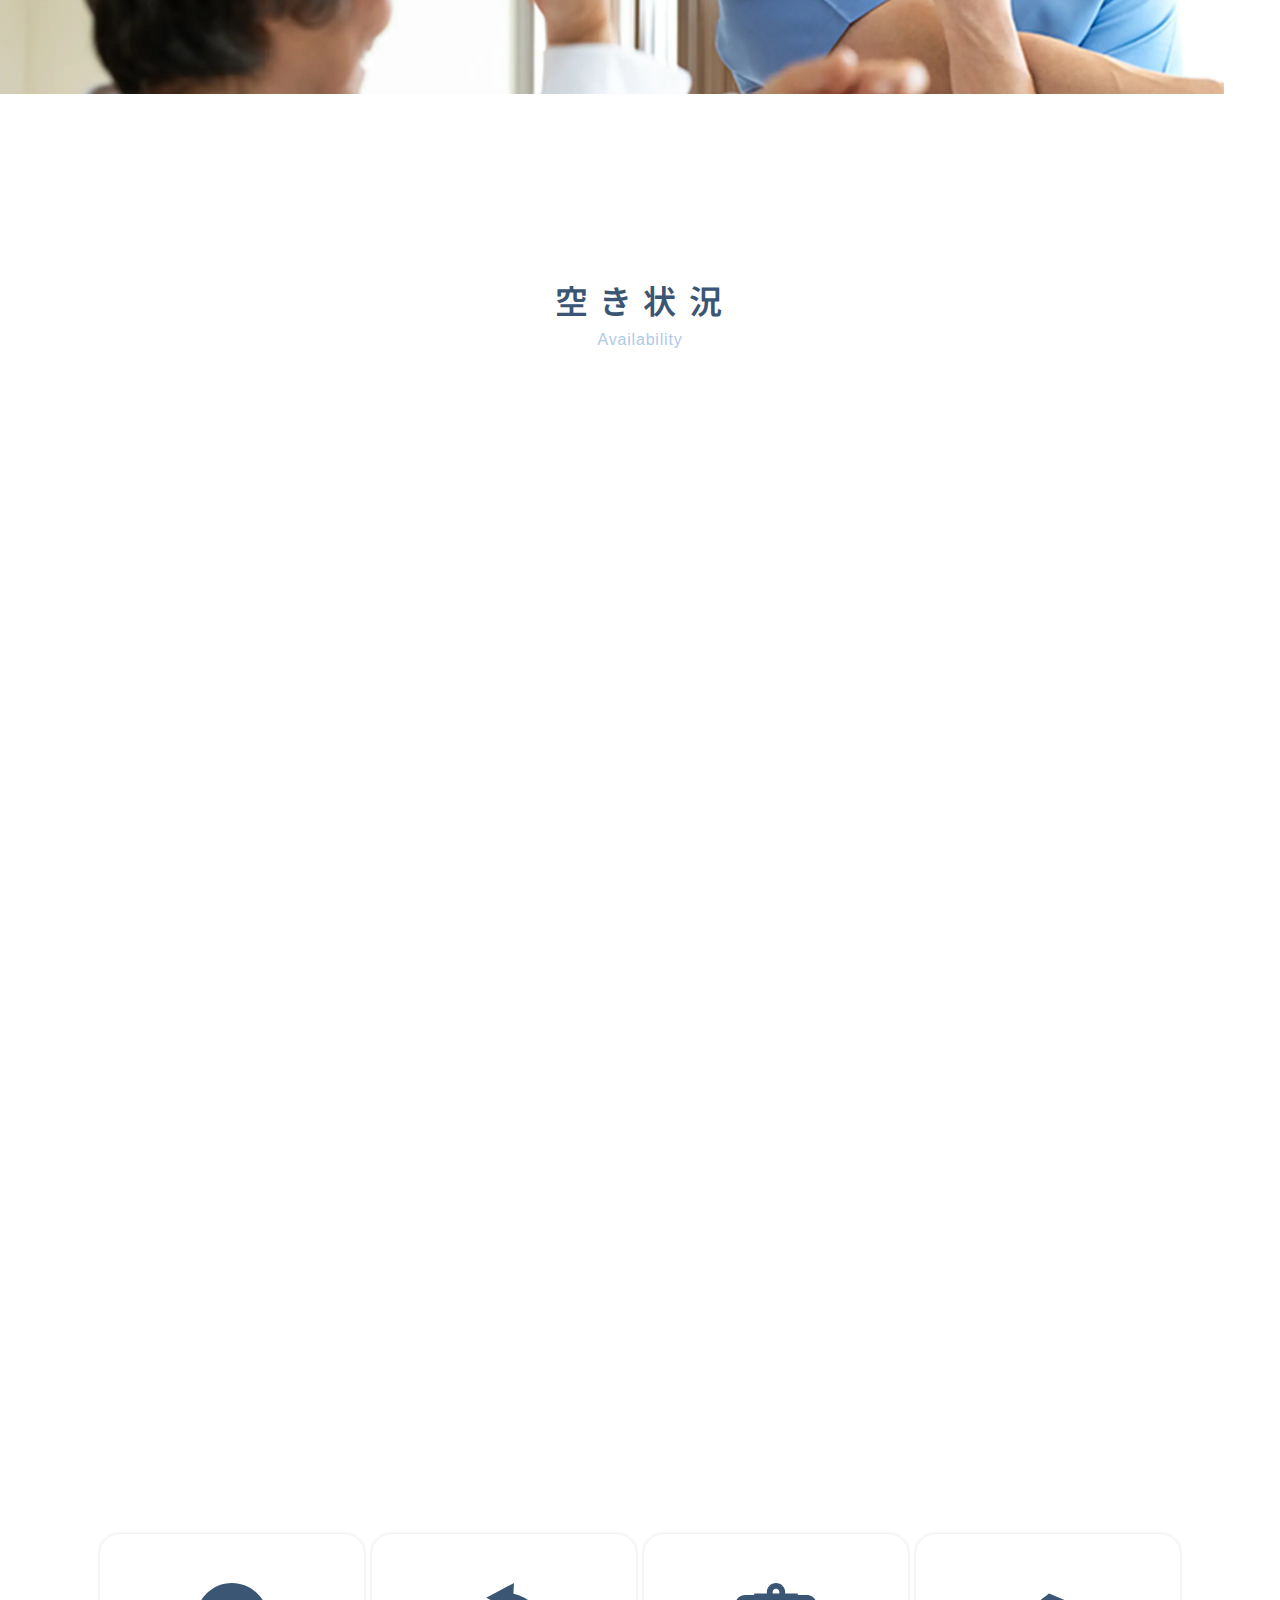
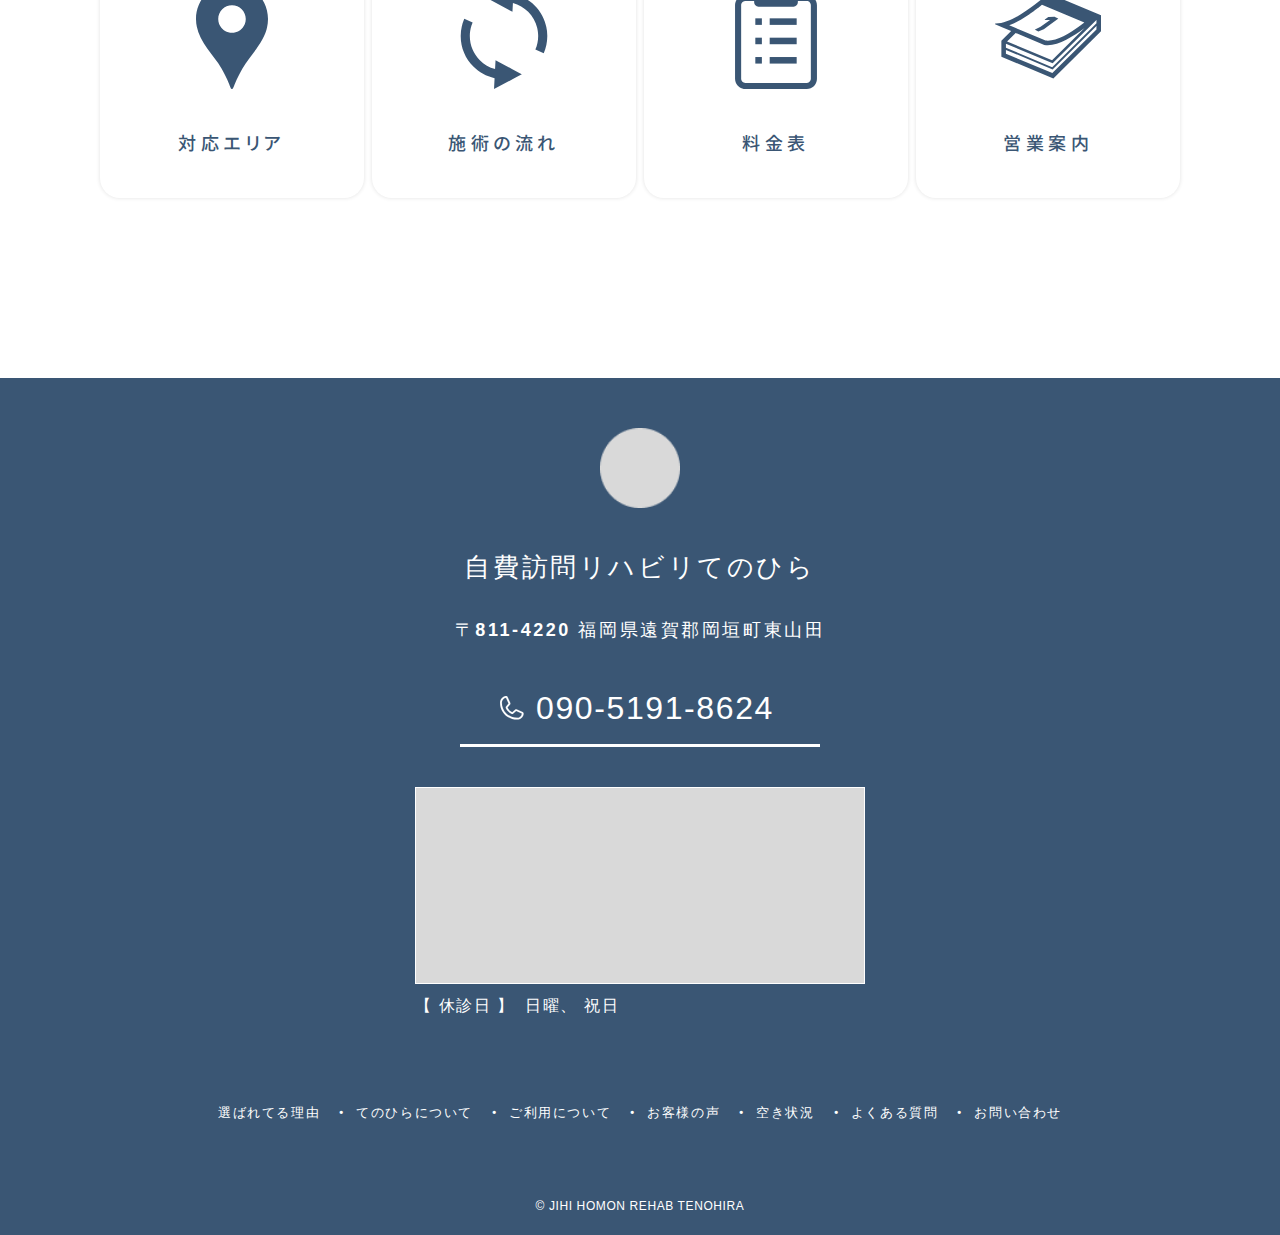
<file: about.html>
<!doctype html>
<html lang="ja">
  <head>
    <!-- Google tag (gtag.js) -->

    <!-- 正規ページ設定 -->
    <!-- <link rel="canonical" href="https://example.com/about.html"> -->

    <meta charset="UTF-8">
    <meta name="format-detection" content="telephone=no, address=no, email=no">
    <meta name="viewport" content="width=device-width, initial-scale=1, viewport-fit=cover">
    <meta http-equiv="Cache-Control" content="no-store">

    <!-- 構造化データ（BreadcrumbList） -->
    <!-- <script type="application/ld+json">
    {
      "@context": "https://schema.org",
      "@type": "BreadcrumbList",
      "itemListElement": [
        {
          "@type": "ListItem",
          "position": 1,
          "name": "ホーム",
          "item": "https://example.com/"
        },
        {
          "@type": "ListItem",
          "position": 2,
          "name": "てのひらについて",
          "item": "https://example.com/about.html"
        }
      ]
    }
    </script> -->

    <!-- OGP -->
    <meta property="og:title" content="">
    <meta property="og:description" content="">
    <!-- <meta property="og:image" content="https://example.com/img/ogp.webp"> -->
    <!-- <meta property="og:url" content="https://example.com/about.html"> -->
    <meta property="og:type" content="article">
    <meta property="og:site_name" content="自費訪問リハビリてのひら">
    <meta property="og:locale" content="ja_JP">

    <!-- SEO -->
    <title></title>
    <meta name="description" content="">

    <!-- フォント：Noto Sans JP -->
    <link rel="preconnect" href="https://fonts.googleapis.com">
    <link rel="preconnect" href="https://fonts.gstatic.com" crossorigin>
    <link href="https://fonts.googleapis.com/css2?family=Noto+Sans+JP:wght@100..900&display=swap" rel="stylesheet">


    <!-- ファビコン -->
    <link rel="shortcut icon" href="img/favicon.png">

    <!-- swiper css -->
    <link rel="stylesheet" href="https://cdn.jsdelivr.net/npm/swiper@11/swiper-bundle.min.css"/>
    <!-- css -->
    <link rel="stylesheet" href="css/destyle.css">
    <link rel="stylesheet" href="css/common.css?v=1.4">
    <link rel="stylesheet" href="css/about.css?v=1.4">
  </head>


  <body>
    <!-- ヘッダー -->
    <div id="site-header"></div>

    <main class="main-inner">
      <!-- ページトップ -->
      <section class="page-top">
        <figure class="page-top__image">
          <img src="img/hero/hero-main.webp" alt="てのひらについて">
        </figure>
        <div class="page-title">
          <h2 class="page-title__ja">てのひらについて</h2>
          <p class="page-title__en">About</p>
        </div>
      </section>

      <!-- パンくずリスト -->
      <nav class="breadcrumbs">
        <ol>
          <li class="item">
            <a href="index.html" class="item-link">ホーム</a>
            <span>てのひらについて</span>
          </li>
        </ol>
      </nav>

      <!-- てのひらの特徴 -->
      <section class="about-block features">
        <h3 class="block-title"><span>てのひらの特徴</span></h3>

        <article class="features-item">
          <figure class="features-item__image left">
            <img src="img/hero/hero-main.webp" alt="てのひらの特徴">
          </figure>
          <div class="features-item__lead right">
            <h4 class="features-item__title">ダミーテキストタイトル</h4>
            <p class="features-item__text">この文章はダミーです。 文字の大きさ、量、字間、行間等を確認するために入れています。 この文章はダミーです。<br>
            文字の大きさ、量、字間、行間等を確認するために入れています。<br> この文章はダミーです。 文字の大きさ、量、字間、行間等を確認するために入れています。 <br>この文章はダミーです。 文字の大きさ、量、字間、行間等を確認するために入れています。 この文章はダミーです。 文字の大きさ、量、字間、行間等を確認するために入れています。 この文章はダミーです。</p>
          </div>
        </article>

        <article class="features-item">
          <figure class="features-item__image right">
            <img src="img/hero/hero-main.webp" alt="てのひらの特徴">
          </figure>
          <div class="features-item__lead left">
            <h4 class="features-item__title">ダミーテキストタイトル</h4>
            <p class="features-item__text">この文章はダミーです。 文字の大きさ、量、字間、行間等を確認するために入れています。 この文章はダミーです。<br>
            文字の大きさ、量、字間、行間等を確認するために入れています。<br> この文章はダミーです。 文字の大きさ、量、字間、行間等を確認するために入れています。 <br>この文章はダミーです。 文字の大きさ、量、字間、行間等を確認するために入れています。 この文章はダミーです。 文字の大きさ、量、字間、行間等を確認するために入れています。 この文章はダミーです。</p>
          </div>
        </article>
      </section>

      <!-- 院長の紹介 -->
      <section class="about-block director">
        <h3 class="block-title"><span>院長の紹介</span></h3>

        <div class="director-inner">
          <figure class="director__image left">
            <img src="img/section/section-about.png" alt="院長">
          </figure>

          <div class="director-item__lead">
            <div class="director-item__title">
              <span class="position">院長</span><br>
              <span class="name">田中　太郎</span><br>
              <span class="name-kana">たなか　たろう</span>
            </div>
            <p class="director-item__text">〇〇〇〇師／〇〇師
            </p>
            <p class="director-item__text">
              【H.00年】<br>ダミーテキスト専門学校 ダミー科卒業<br>
              【H.00年】<br>ダミーテキスト専門学校 ダミー科卒業<br>
              【H.00年】<br>ダミーテキスト専門学校 ダミー科卒業
            </p>
          </div>
        </div>
      </section>

      <!-- 画像 -->
      <figure class="about-deco__image left">
        <img src="img/hero/hero-main.webp">
      </figure>

      <!-- 空き状況 -->
      <div id="availability"></div>

      <!-- ご利用について -->
      <section class="about-block">
        <ul class="guide-list">
          <li class="guide-item">
            <a href="guide.html#area">
              <svg class="guide-item__icon" version="1.1" id="" xmlns="http://www.w3.org/2000/svg" xmlns:xlink="http://www.w3.org/1999/xlink" x="0px" y="0px" width="512px" height="512px" viewBox="0 0 512 512" style="width: 256px; height: 256px; opacity: 1;" xml:space="preserve">
                <style type="text/css">.st0{fill:#4B4B4B;}</style>
                <g><path class="st0" d="M256,0C159.969,0,82.109,77.859,82.109,173.906c0,100.719,80.016,163.688,123.297,238.719 C246.813,484.406,246.781,512,256,512s9.188-27.594,50.594-99.375c43.297-75.031,123.297-138,123.297-238.719 C429.891,77.859,352.031,0,256,0z M256,240.406c-36.734,0-66.516-29.781-66.516-66.5c0-36.75,29.781-66.531,66.516-66.531 s66.516,29.781,66.516,66.531C322.516,210.625,292.734,240.406,256,240.406z" style="fill: rgb(58, 86, 116);"></path></g>
              </svg>
              <h3 class="guide-item__title">対応エリア</h3>
            </a>
          </li>
          <li class="guide-item">
            <a href="guide.html#flow">
              <svg class="guide-item__icon" version="1.1" id="" xmlns="http://www.w3.org/2000/svg" xmlns:xlink="http://www.w3.org/1999/xlink" x="0px" y="0px" viewBox="0 0 512 512" style="width: 256px; height: 256px; opacity: 1;" xml:space="preserve">
                <style type="text/css">.st0{fill:#4B4B4B;}</style>
                <path class="st0" d="M403.925,108.102c-27.595-27.595-62.899-47.558-102.459-56.29L304.182,0L201.946,53.867l-27.306,14.454 l-5.066,2.654l8.076,4.331l38.16,20.542l81.029,43.602l2.277-42.859c28.265,7.546,53.438,22.53,73.623,42.638 c29.94,29.939,48.358,71.119,48.358,116.776c0,23.407-4.843,45.58-13.575,65.687l40.37,17.532 c11.076-25.463,17.242-53.637,17.242-83.219C465.212,198.306,441.727,145.904,403.925,108.102z" style="fill: rgb(58, 86, 116);"></path>
                <path class="st0" d="M296.256,416.151l-81.101-43.612l-2.272,42.869c-28.26-7.555-53.51-22.53-73.618-42.636 c-29.945-29.95-48.364-71.12-48.364-116.767c0-23.427,4.844-45.522,13.576-65.697l-40.37-17.531 c-11.076,25.53-17.242,53.723-17.242,83.228c0,57.679,23.407,110.157,61.21,147.893c27.595,27.594,62.899,47.548,102.453,56.202 l-2.716,51.9l102.169-53.878l27.455-14.454l4.988-2.643l-7.999-4.332L296.256,416.151z" style="fill: rgb(58, 86, 116);"></path>
              </svg>
              <h3 class="guide-item__title">施術の流れ</h3>
            </a>
          </li>
          <li class="guide-item">
            <a href="guide.html#price">
              <svg class="guide-item__icon" version="1.1" id="" xmlns="http://www.w3.org/2000/svg" xmlns:xlink="http://www.w3.org/1999/xlink" x="0px" y="0px" width="512px" height="512px" viewBox="0 0 512 512" style="width: 256px; height: 256px; opacity: 1;" xml:space="preserve">
                <style type="text/css">.st0{fill:#4B4B4B;}</style>
                <g>
                  <path class="st0" d="M449.891,87.953c-3.766-8.906-10.031-16.438-17.922-21.781c-7.891-5.328-17.5-8.469-27.719-8.469h-42.656 v-7.359h-61.828c0.281-2,0.438-4.063,0.438-6.141C300.203,19.828,280.375,0,256,0s-44.203,19.828-44.203,44.203 c0,2.078,0.156,4.141,0.438,6.141h-61.828v7.359H107.75c-6.813,0-13.359,1.391-19.281,3.906 c-8.906,3.766-16.453,10.031-21.797,17.922c-5.328,7.906-8.469,17.5-8.469,27.719v355.219c0,6.781,1.391,13.344,3.906,19.281 c3.766,8.906,10.031,16.438,17.922,21.781c7.906,5.344,17.5,8.469,27.719,8.469h296.5c6.797,0,13.359-1.375,19.281-3.906 c8.922-3.75,16.453-10.031,21.797-17.922c5.328-7.891,8.469-17.5,8.469-27.703V107.25 C453.797,100.438,452.422,93.891,449.891,87.953z M256,27.797c9.047,0,16.406,7.359,16.406,16.406c0,2.172-0.438,4.234-1.203,6.141 h-30.391c-0.781-1.906-1.219-3.969-1.219-6.141C239.594,35.156,246.969,27.797,256,27.797z M424.328,462.469 c0,2.813-0.563,5.406-1.578,7.797c-1.5,3.578-4.063,6.672-7.281,8.859c-3.219,2.156-7,3.406-11.219,3.406h-296.5 c-2.813,0-5.422-0.563-7.813-1.563c-3.594-1.516-6.672-4.094-8.844-7.297c-2.156-3.219-3.406-7-3.422-11.203V107.25 c0-2.813,0.563-5.422,1.578-7.813c1.516-3.594,4.078-6.688,7.281-8.844c3.219-2.156,7-3.406,11.219-3.422h42.656v6.141 c0,11.531,9.344,20.875,20.891,20.875h169.422c11.531,0,20.875-9.344,20.875-20.875v-6.141h42.656c2.813,0,5.422,0.563,7.813,1.578 c3.578,1.5,6.672,4.063,8.844,7.281s3.422,7,3.422,11.219V462.469z" style="fill: rgb(58, 86, 116);"></path>
                  <rect x="156.141" y="170.672" class="st0" width="31.625" height="31.625" style="fill: rgb(58, 86, 116);"></rect>
                  <rect x="225.516" y="170.672" class="st0" width="130.359" height="31.625" style="fill: rgb(58, 86, 116);"></rect>
                  <rect x="156.141" y="264.125" class="st0" width="31.625" height="31.625" style="fill: rgb(58, 86, 116);"></rect>
                  <rect x="225.516" y="264.125" class="st0" width="130.359" height="31.625" style="fill: rgb(58, 86, 116);"></rect>
                  <rect x="156.141" y="357.594" class="st0" width="31.625" height="31.625" style="fill: rgb(58, 86, 116);"></rect>
                  <rect x="225.516" y="357.594" class="st0" width="130.359" height="31.625" style="fill: rgb(58, 86, 116);"></rect>
                </g>
              </svg>
              <h3 class="guide-item__title">料金表</h3>
            </a>
          </li>
          <li class="guide-item">
            <a href="guide.html#timetabel">
              <svg class="guide-item__icon" version="1.1" id="" xmlns="http://www.w3.org/2000/svg" xmlns:xlink="http://www.w3.org/1999/xlink" x="0px" y="0px" viewBox="0 0 512 512" style="width: 256px; height: 256px; opacity: 1;" xml:space="preserve">
                <style type="text/css">.st0{fill:#4B4B4B;}</style>
                <g>
                  <path class="st0" d="M260.847,51.057C210.844,88.23,92.606,195.549,3.954,195.549c-5.836,0-3.486,4.232-3.486,4.232l77.458,32.376 l-47.118,46.646v77.175l251.153,104.964L512,233.189v-77.168L260.847,51.057z M68.485,204.425 c26.6-9.94,53.389-24.653,79.054-41.188c6.421-4.135,12.738-8.416,18.994-12.73c1.375-0.951,2.741-1.886,4.103-2.846 c6.063-4.232,12.036-8.506,17.889-12.802c0.681-0.499,1.335-0.991,2.016-1.491c5.68-4.192,11.234-8.377,16.676-12.528 c0.734-0.565,1.467-1.113,2.193-1.677c6.01-4.612,11.843-9.142,17.502-13.592l204.576,85.503 c-53.933,41.067-123.229,87.479-176.38,87.479c-3.797,0-7.498-0.25-11.012-0.75l-127.332-53.208l-21.933-9.158L68.485,204.425z M99.885,241.315L238.04,299.07c5.55,0.976,11.23,1.443,17.067,1.443c55.598,0,122.83-42.211,177.573-82.842L275.596,373.182  L58.384,282.415L99.885,241.315z M490.04,224.031L276.906,435.033l-224.138-93.67v-18.252l225.561,94.258L490.04,207.771V224.031z M490.04,194.783L276.209,406.486l-223.44-93.372v-19.445l225.71,94.323L490.04,178.546V194.783z" style="fill: rgb(58, 86, 116);"></path>
                  <path class="st0" d="M209.417,233.947c0.802,0.395,1.878,0.274,2.689-0.314l20.4-9.158c2.326-1.04,4.539-2.33,6.602-3.813 l65.672-47.532c0.806-0.589,0.81-1.242,0.008-1.644l-14.983-7.433c-0.939-0.468-2.012-0.678-3.217-0.612l-26.29,0.418 c-1.201,0.057-2.007,0.314-2.818,0.903l-16.7,12.085c-1.076,0.782-0.677,1.298,0.661,1.314l24.415-0.04l0.262,0.129l-46.065,33.344 l-26.68,12.746c-0.81,0.58-0.81,1.241-0.008,1.636L209.417,233.947z" style="fill: rgb(58, 86, 116);"></path>
                </g>
              </svg>
              <h3 class="guide-item__title">営業案内</h3>
            </a>
          </li>
        </ul>
      </section>
    </main>

    <!-- フッター -->
    <div id="site-footer"></div>

    <!-- swiper js -->
    <script src="https://cdn.jsdelivr.net/npm/swiper@11/swiper-bundle.min.js"></script>

    <!-- jQuery -->
    <script src="https://code.jquery.com/jquery-3.6.0.min.js"></script>
    <script src="js/include.js?v=1.1"></script>
    <script src="js/common.js?v=1.0"></script>
  </body>
</html>
</file>
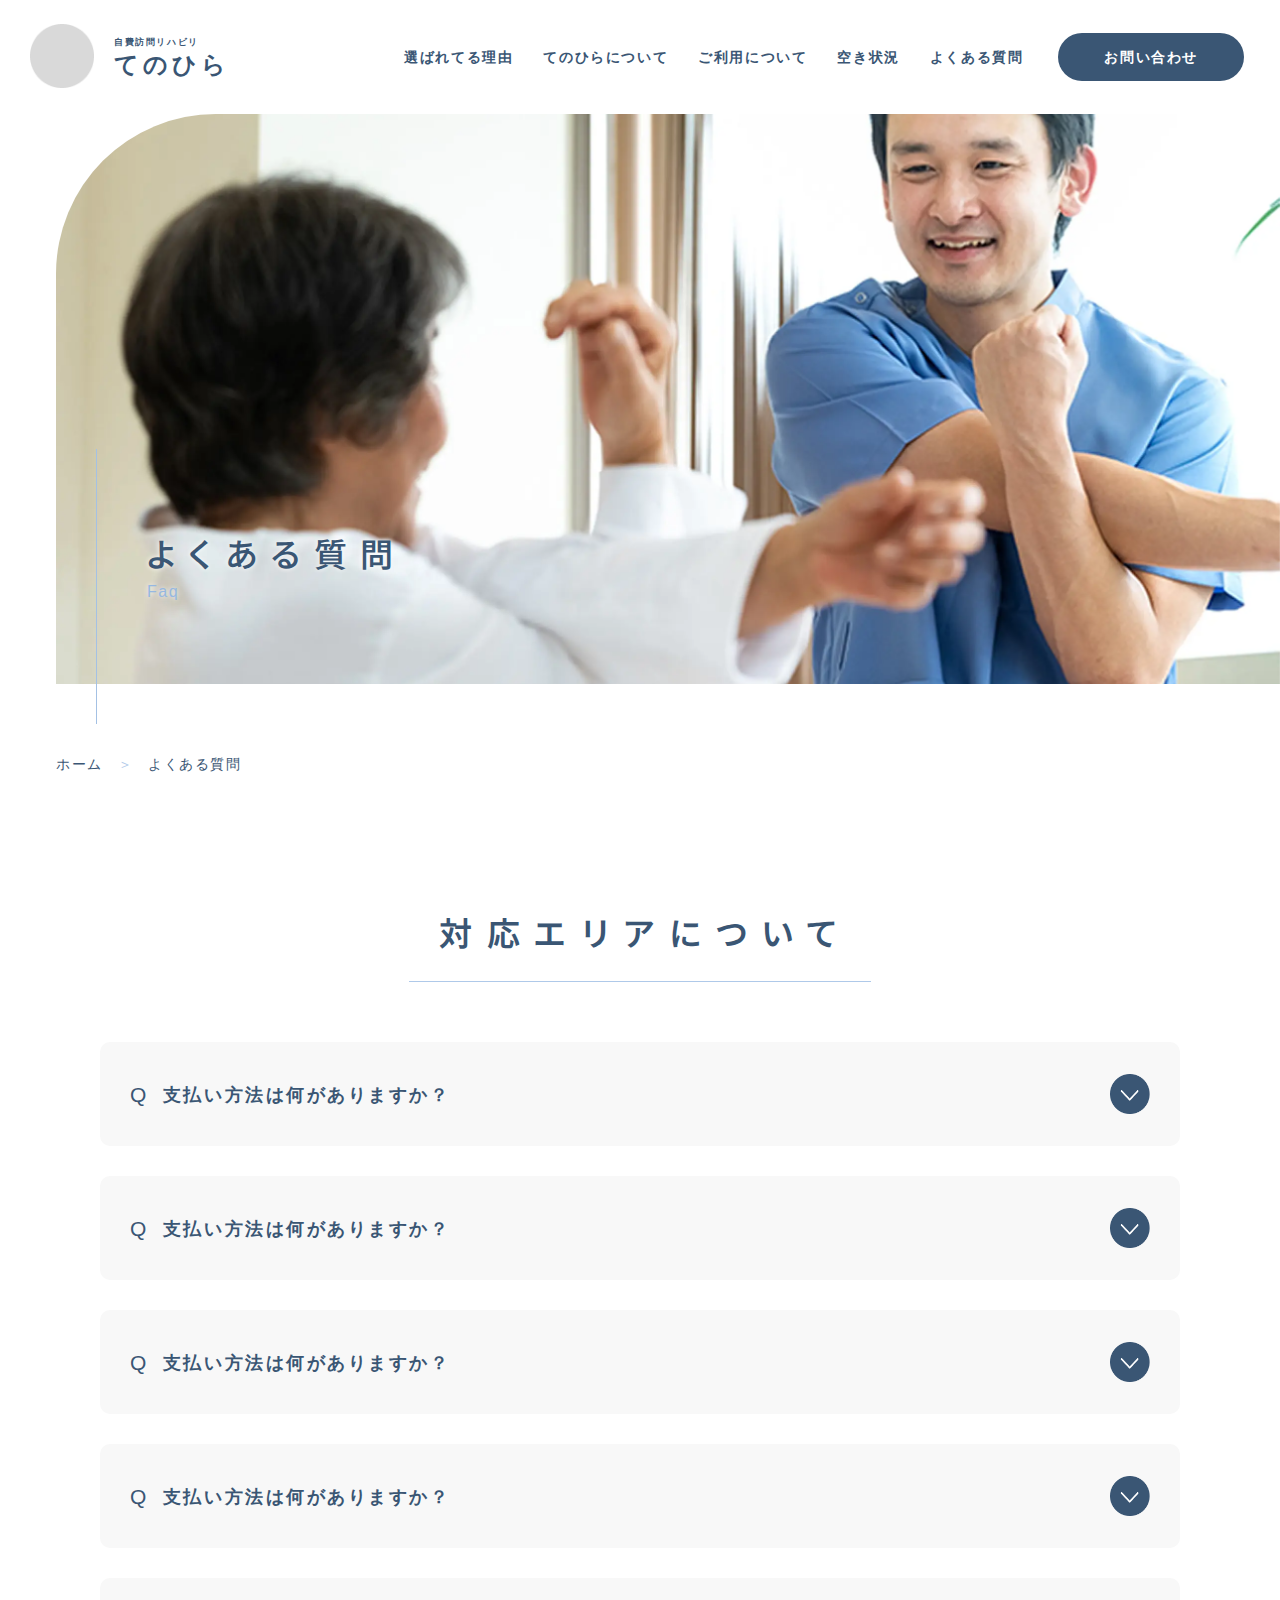
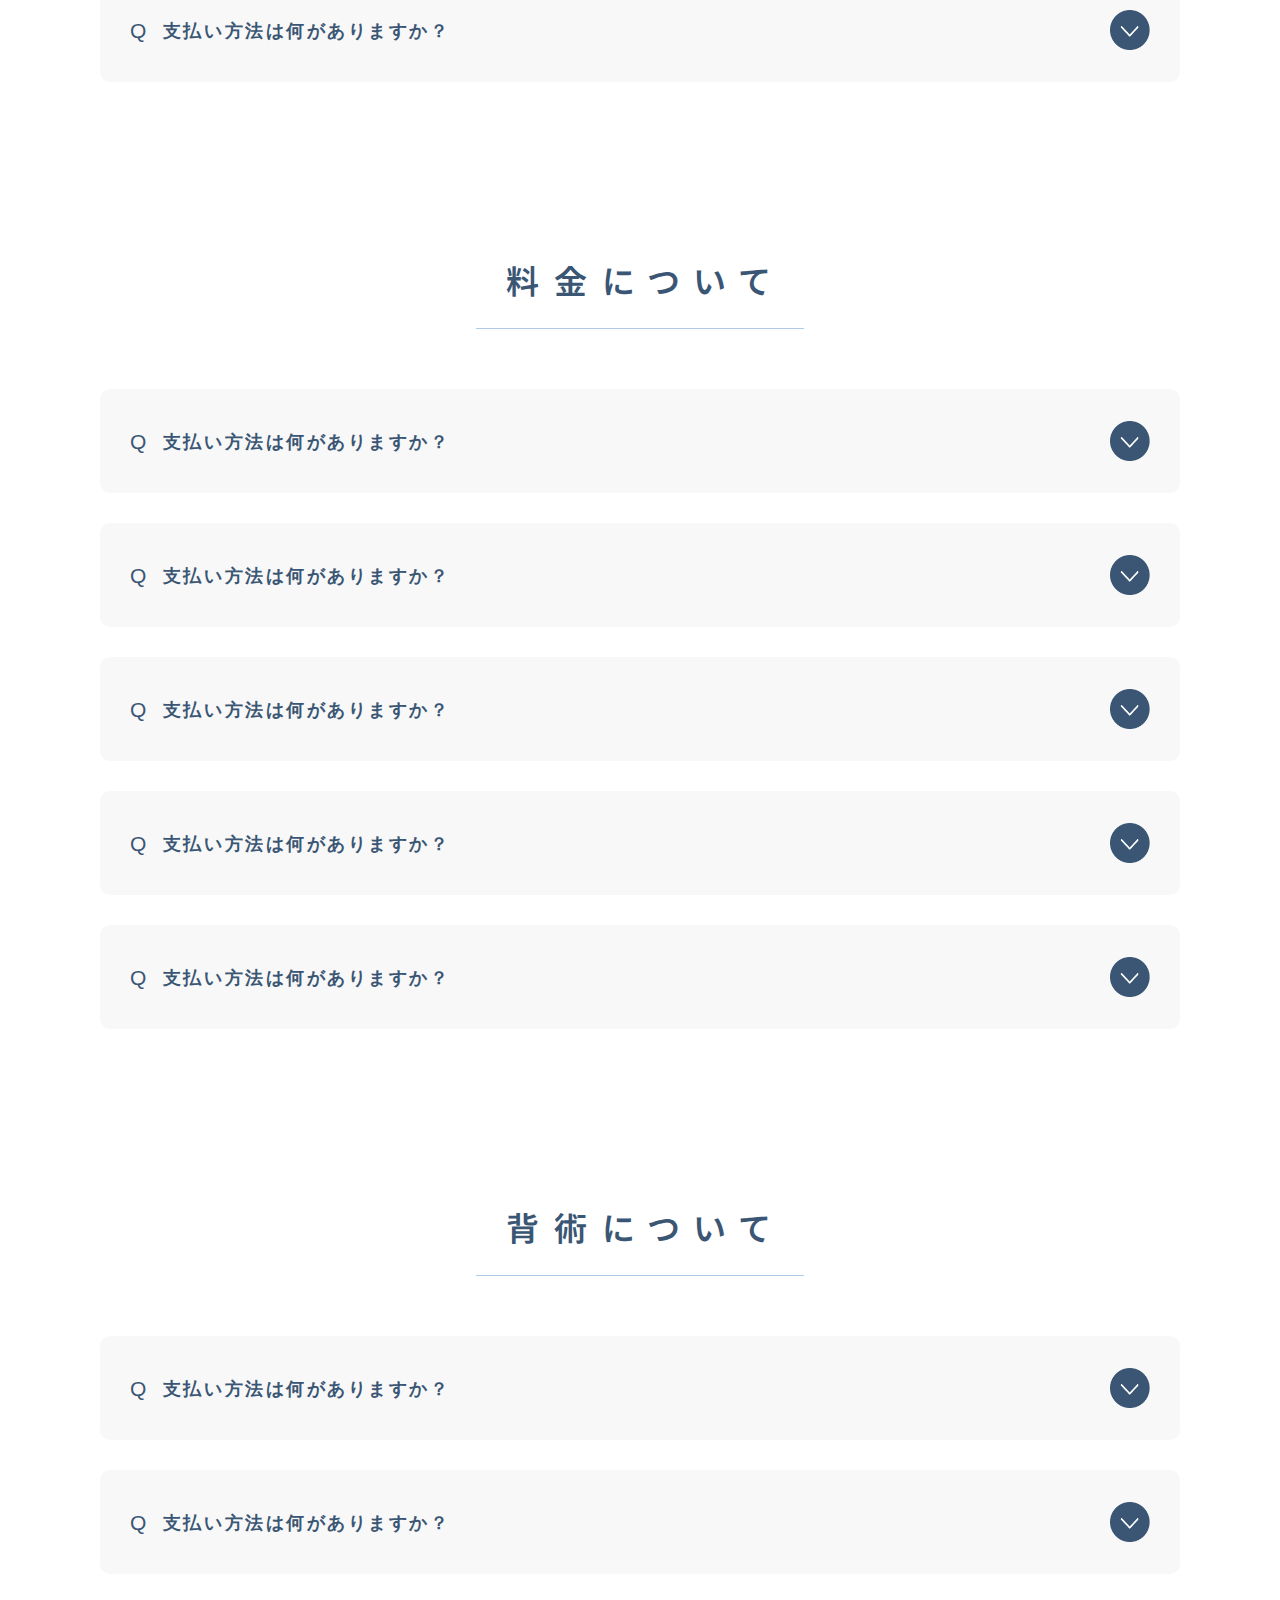
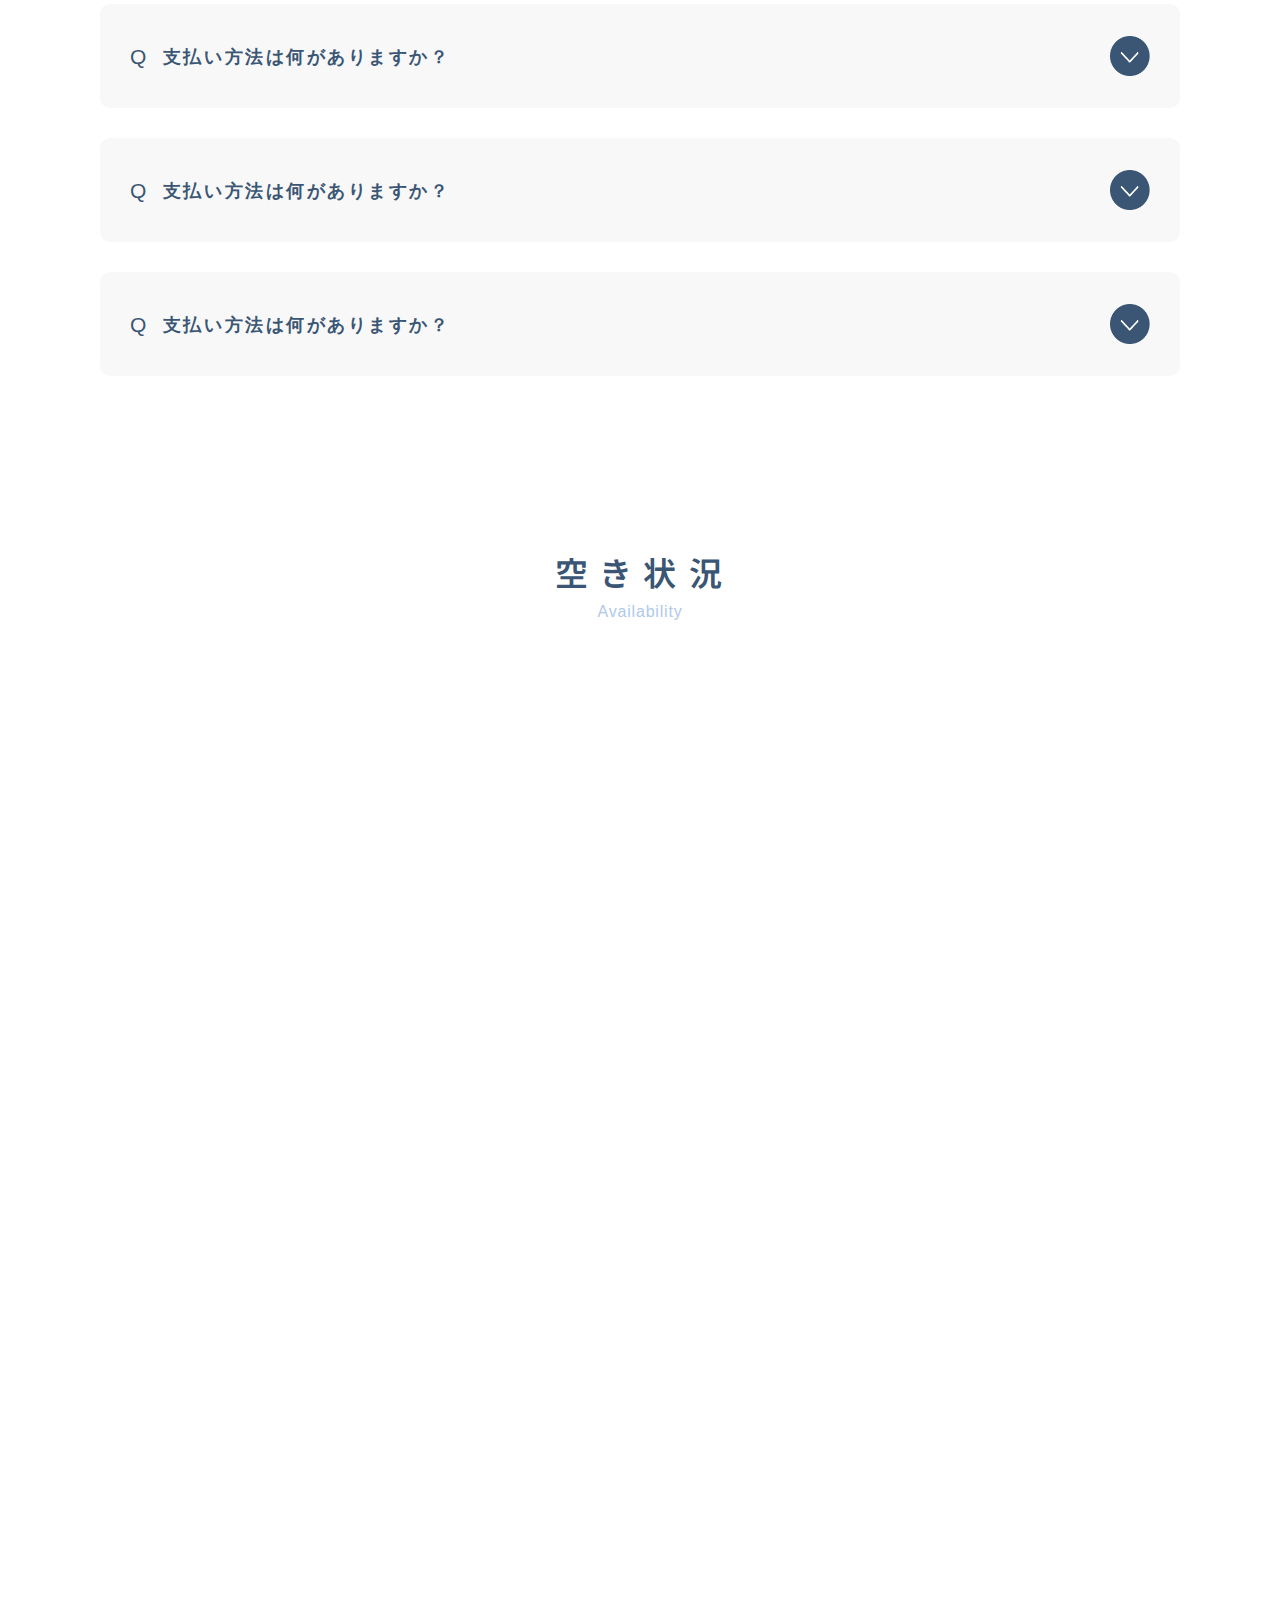
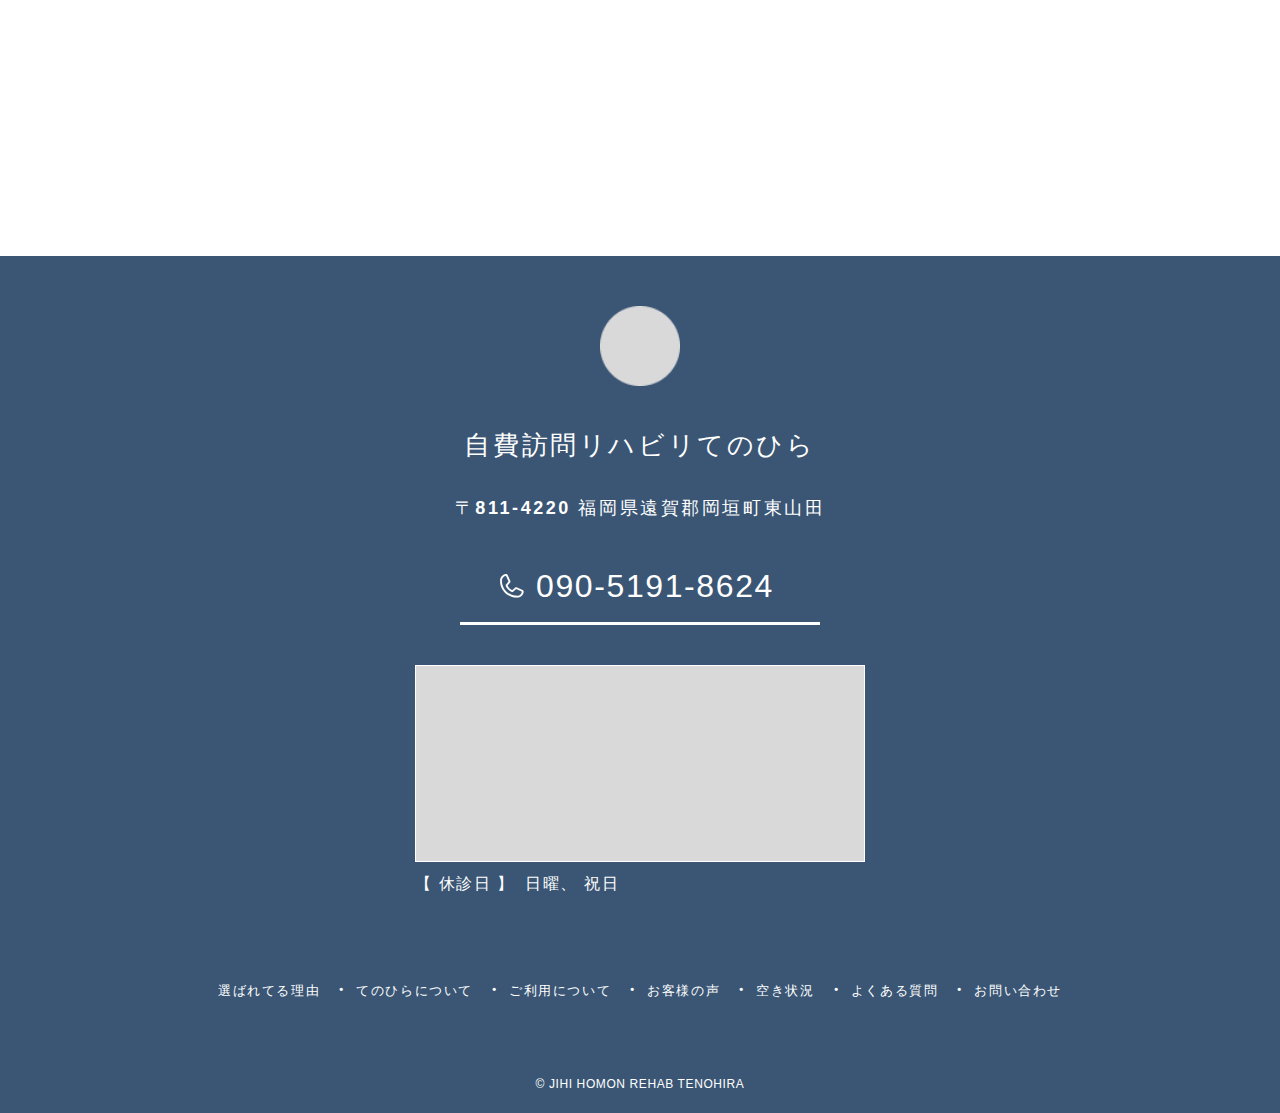
<file: faq.html>
<!doctype html>
<html lang="ja">
  <head>
    <!-- Google tag (gtag.js) -->

    <!-- 正規ページ設定 -->
    <!-- <link rel="canonical" href="https://example.com/faq.html"> -->

    <meta charset="UTF-8">
    <meta name="format-detection" content="telephone=no, address=no, email=no">
    <meta name="viewport" content="width=device-width, initial-scale=1, viewport-fit=cover">
    <meta http-equiv="Cache-Control" content="no-store">

    <!-- 構造化データ（BreadcrumbList） -->
    <!-- <script type="application/ld+json">
    {
      "@context": "https://schema.org",
      "@type": "BreadcrumbList",
      "itemListElement": [
        {
          "@type": "ListItem",
          "position": 1,
          "name": "ホーム",
          "item": "https://example.com/"
        },
        {
          "@type": "ListItem",
          "position": 2,
          "name": "よくある質問",
          "item": "https://example.com/faq.html"
        }
      ]
    }
    </script> -->

    <!-- OGP -->
    <meta property="og:title" content="">
    <meta property="og:description" content="">
    <!-- <meta property="og:image" content="https://example.com/img/ogp.webp"> -->
    <!-- <meta property="og:url" content="https://example.com/faq.html"> -->
    <meta property="og:type" content="article">
    <meta property="og:site_name" content="自費訪問リハビリてのひら">
    <meta property="og:locale" content="ja_JP">

    <!-- SEO -->
    <title></title>
    <meta name="description" content="">

    <!-- フォント：Noto Sans JP -->
    <link rel="preconnect" href="https://fonts.googleapis.com">
    <link rel="preconnect" href="https://fonts.gstatic.com" crossorigin>
    <link href="https://fonts.googleapis.com/css2?family=Noto+Sans+JP:wght@100..900&display=swap" rel="stylesheet">


    <!-- ファビコン -->
    <link rel="shortcut icon" href="img/favicon.png">

    <!-- swiper css -->
    <link rel="stylesheet" href="https://cdn.jsdelivr.net/npm/swiper@11/swiper-bundle.min.css"/>
    <!-- css -->
    <link rel="stylesheet" href="css/destyle.css">
    <link rel="stylesheet" href="css/common.css?v=1.1">
    <link rel="stylesheet" href="css/faq.css?v=1.0">
  </head>


  <body>
    <!-- ヘッダー -->
    <div id="site-header"></div>

    <main class="main-inner">
      <!-- ページトップ -->
      <section class="page-top">
        <figure class="page-top__image">
          <img src="img/hero/hero-main.webp" alt="よくある質問">
        </figure>
        <div class="page-title">
          <h2 class="page-title__ja">よくある質問</h2>
          <p class="page-title__en">Faq</p>
        </div>
      </section>

      <!-- パンくずリスト -->
      <nav class="breadcrumbs">
        <ol>
          <li class="item">
            <a href="index.html" class="item-link">ホーム</a>
            <span>よくある質問</span>
          </li>
        </ol>
      </nav>

      <!-- 対応エリアについて -->
      <section id="faq-01" class="faq-block">
        <h3 class="block-title"><span>対応エリアについて</span></h3>

        <div class="faq-box">
          <article class="faq-item">
            <input type="checkbox" id="toggle01" class="faq-toggle">
            <label class="faq-title" for="toggle01">
              <div class="text-Q">
                <span class="text-Q__num">Q</span>
                <p class="title-text">支払い方法は何がありますか？</p>
                <img class="faq-icon" src="img/icon/icon-arrow.png">
              </div>
            </label>
            <div class="faq-content">
              <div class="faq-A">
                <span class="text-A__num">A</span>
                <div class="con-text">
                  <p>現金・PayPay・銀行振込に対応しています。<br>キャッシュレスをご希望の方は事前にお知らせください。</p>
                </div>
              </div>
            </div>
          </article>

          <article class="faq-item">
            <input type="checkbox" id="toggle02" class="faq-toggle">
            <label class="faq-title" for="toggle02">
              <div class="text-Q">
                <span class="text-Q__num">Q</span>
                <p class="title-text">支払い方法は何がありますか？</p>
                <img class="faq-icon" src="img/icon/icon-arrow.png">
              </div>
            </label>
            <div class="faq-content">
              <div class="faq-A">
                <span class="text-A__num">A</span>
                <div class="con-text">
                  <p>現金・PayPay・銀行振込に対応しています。<br>キャッシュレスをご希望の方は事前にお知らせください。</p>
                </div>
              </div>
            </div>
          </article>

          <article class="faq-item">
            <input type="checkbox" id="toggle03" class="faq-toggle">
            <label class="faq-title" for="toggle03">
              <div class="text-Q">
                <span class="text-Q__num">Q</span>
                <p class="title-text">支払い方法は何がありますか？</p>
                <img class="faq-icon" src="img/icon/icon-arrow.png">
              </div>
            </label>
            <div class="faq-content">
              <div class="faq-A">
                <span class="text-A__num">A</span>
                <div class="con-text">
                  <p>現金・PayPay・銀行振込に対応しています。<br>キャッシュレスをご希望の方は事前にお知らせください。</p>
                </div>
              </div>
            </div>
          </article>

          <article class="faq-item">
            <input type="checkbox" id="toggle04" class="faq-toggle">
            <label class="faq-title" for="toggle04">
              <div class="text-Q">
                <span class="text-Q__num">Q</span>
                <p class="title-text">支払い方法は何がありますか？</p>
                <img class="faq-icon" src="img/icon/icon-arrow.png">
              </div>
            </label>
            <div class="faq-content">
              <div class="faq-A">
                <span class="text-A__num">A</span>
                <div class="con-text">
                  <p>現金・PayPay・銀行振込に対応しています。<br>キャッシュレスをご希望の方は事前にお知らせください。</p>
                </div>
              </div>
            </div>
          </article>

          <article class="faq-item">
            <input type="checkbox" id="toggle05" class="faq-toggle">
            <label class="faq-title" for="toggle05">
              <div class="text-Q">
                <span class="text-Q__num">Q</span>
                <p class="title-text">支払い方法は何がありますか？</p>
                <img class="faq-icon" src="img/icon/icon-arrow.png">
              </div>
            </label>
            <div class="faq-content">
              <div class="faq-A">
                <span class="text-A__num">A</span>
                <div class="con-text">
                  <p>現金・PayPay・銀行振込に対応しています。<br>キャッシュレスをご希望の方は事前にお知らせください。</p>
                </div>
              </div>
            </div>
          </article>
        </div>
      </section>

      <!-- 料金について -->
      <section id="faq-01" class="faq-block">
        <h3 class="block-title"><span>料金について</span></h3>

        <div class="faq-box">
          <article class="faq-item">
            <input type="checkbox" id="toggle06" class="faq-toggle">
            <label class="faq-title" for="toggle06">
              <div class="text-Q">
                <span class="text-Q__num">Q</span>
                <p class="title-text">支払い方法は何がありますか？</p>
                <img class="faq-icon" src="img/icon/icon-arrow.png">
              </div>
            </label>
            <div class="faq-content">
              <div class="faq-A">
                <span class="text-A__num">A</span>
                <div class="con-text">
                  <p>現金・PayPay・銀行振込に対応しています。<br>キャッシュレスをご希望の方は事前にお知らせください。</p>
                </div>
              </div>
            </div>
          </article>

          <article class="faq-item">
            <input type="checkbox" id="toggle07" class="faq-toggle">
            <label class="faq-title" for="toggle07">
              <div class="text-Q">
                <span class="text-Q__num">Q</span>
                <p class="title-text">支払い方法は何がありますか？</p>
                <img class="faq-icon" src="img/icon/icon-arrow.png">
              </div>
            </label>
            <div class="faq-content">
              <div class="faq-A">
                <span class="text-A__num">A</span>
                <div class="con-text">
                  <p>現金・PayPay・銀行振込に対応しています。<br>キャッシュレスをご希望の方は事前にお知らせください。</p>
                </div>
              </div>
            </div>
          </article>

          <article class="faq-item">
            <input type="checkbox" id="toggle08" class="faq-toggle">
            <label class="faq-title" for="toggle08">
              <div class="text-Q">
                <span class="text-Q__num">Q</span>
                <p class="title-text">支払い方法は何がありますか？</p>
                <img class="faq-icon" src="img/icon/icon-arrow.png">
              </div>
            </label>
            <div class="faq-content">
              <div class="faq-A">
                <span class="text-A__num">A</span>
                <div class="con-text">
                  <p>現金・PayPay・銀行振込に対応しています。<br>キャッシュレスをご希望の方は事前にお知らせください。</p>
                </div>
              </div>
            </div>
          </article>

          <article class="faq-item">
            <input type="checkbox" id="toggle09" class="faq-toggle">
            <label class="faq-title" for="toggle09">
              <div class="text-Q">
                <span class="text-Q__num">Q</span>
                <p class="title-text">支払い方法は何がありますか？</p>
                <img class="faq-icon" src="img/icon/icon-arrow.png">
              </div>
            </label>
            <div class="faq-content">
              <div class="faq-A">
                <span class="text-A__num">A</span>
                <div class="con-text">
                  <p>現金・PayPay・銀行振込に対応しています。<br>キャッシュレスをご希望の方は事前にお知らせください。</p>
                </div>
              </div>
            </div>
          </article>

          <article class="faq-item">
            <input type="checkbox" id="toggle10" class="faq-toggle">
            <label class="faq-title" for="toggle10">
              <div class="text-Q">
                <span class="text-Q__num">Q</span>
                <p class="title-text">支払い方法は何がありますか？</p>
                <img class="faq-icon" src="img/icon/icon-arrow.png">
              </div>
            </label>
            <div class="faq-content">
              <div class="faq-A">
                <span class="text-A__num">A</span>
                <div class="con-text">
                  <p>現金・PayPay・銀行振込に対応しています。<br>キャッシュレスをご希望の方は事前にお知らせください。</p>
                </div>
              </div>
            </div>
          </article>
        </div>
      </section>

      <!-- 背術について -->
      <section id="faq-01" class="faq-block">
        <h3 class="block-title"><span>背術について</span></h3>

        <div class="faq-box">
          <article class="faq-item">
            <input type="checkbox" id="toggle11" class="faq-toggle">
            <label class="faq-title" for="toggle11">
              <div class="text-Q">
                <span class="text-Q__num">Q</span>
                <p class="title-text">支払い方法は何がありますか？</p>
                <img class="faq-icon" src="img/icon/icon-arrow.png">
              </div>
            </label>
            <div class="faq-content">
              <div class="faq-A">
                <span class="text-A__num">A</span>
                <div class="con-text">
                  <p>現金・PayPay・銀行振込に対応しています。<br>キャッシュレスをご希望の方は事前にお知らせください。</p>
                </div>
              </div>
            </div>
          </article>

          <article class="faq-item">
            <input type="checkbox" id="toggle12" class="faq-toggle">
            <label class="faq-title" for="toggle12">
              <div class="text-Q">
                <span class="text-Q__num">Q</span>
                <p class="title-text">支払い方法は何がありますか？</p>
                <img class="faq-icon" src="img/icon/icon-arrow.png">
              </div>
            </label>
            <div class="faq-content">
              <div class="faq-A">
                <span class="text-A__num">A</span>
                <div class="con-text">
                  <p>現金・PayPay・銀行振込に対応しています。<br>キャッシュレスをご希望の方は事前にお知らせください。</p>
                </div>
              </div>
            </div>
          </article>

          <article class="faq-item">
            <input type="checkbox" id="toggle13" class="faq-toggle">
            <label class="faq-title" for="toggle13">
              <div class="text-Q">
                <span class="text-Q__num">Q</span>
                <p class="title-text">支払い方法は何がありますか？</p>
                <img class="faq-icon" src="img/icon/icon-arrow.png">
              </div>
            </label>
            <div class="faq-content">
              <div class="faq-A">
                <span class="text-A__num">A</span>
                <div class="con-text">
                  <p>現金・PayPay・銀行振込に対応しています。<br>キャッシュレスをご希望の方は事前にお知らせください。</p>
                </div>
              </div>
            </div>
          </article>

          <article class="faq-item">
            <input type="checkbox" id="toggle14" class="faq-toggle">
            <label class="faq-title" for="toggle14">
              <div class="text-Q">
                <span class="text-Q__num">Q</span>
                <p class="title-text">支払い方法は何がありますか？</p>
                <img class="faq-icon" src="img/icon/icon-arrow.png">
              </div>
            </label>
            <div class="faq-content">
              <div class="faq-A">
                <span class="text-A__num">A</span>
                <div class="con-text">
                  <p>現金・PayPay・銀行振込に対応しています。<br>キャッシュレスをご希望の方は事前にお知らせください。</p>
                </div>
              </div>
            </div>
          </article>

          <article class="faq-item">
            <input type="checkbox" id="toggle15" class="faq-toggle">
            <label class="faq-title" for="toggle15">
              <div class="text-Q">
                <span class="text-Q__num">Q</span>
                <p class="title-text">支払い方法は何がありますか？</p>
                <img class="faq-icon" src="img/icon/icon-arrow.png">
              </div>
            </label>
            <div class="faq-content">
              <div class="faq-A">
                <span class="text-A__num">A</span>
                <div class="con-text">
                  <p>現金・PayPay・銀行振込に対応しています。<br>キャッシュレスをご希望の方は事前にお知らせください。</p>
                </div>
              </div>
            </div>
          </article>
        </div>
      </section>

      <!-- 空き状況 -->
      <div id="availability"></div>
    </main>

    <!-- フッター -->
    <div id="site-footer"></div>

    <!-- swiper js -->
    <script src="https://cdn.jsdelivr.net/npm/swiper@11/swiper-bundle.min.js"></script>

    <!-- jQuery -->
    <script src="https://code.jquery.com/jquery-3.6.0.min.js"></script>
    <script src="js/include.js?v=1.0"></script>
    <script src="js/common.js?v=1.0"></script>
  </body>
</html>
</file>
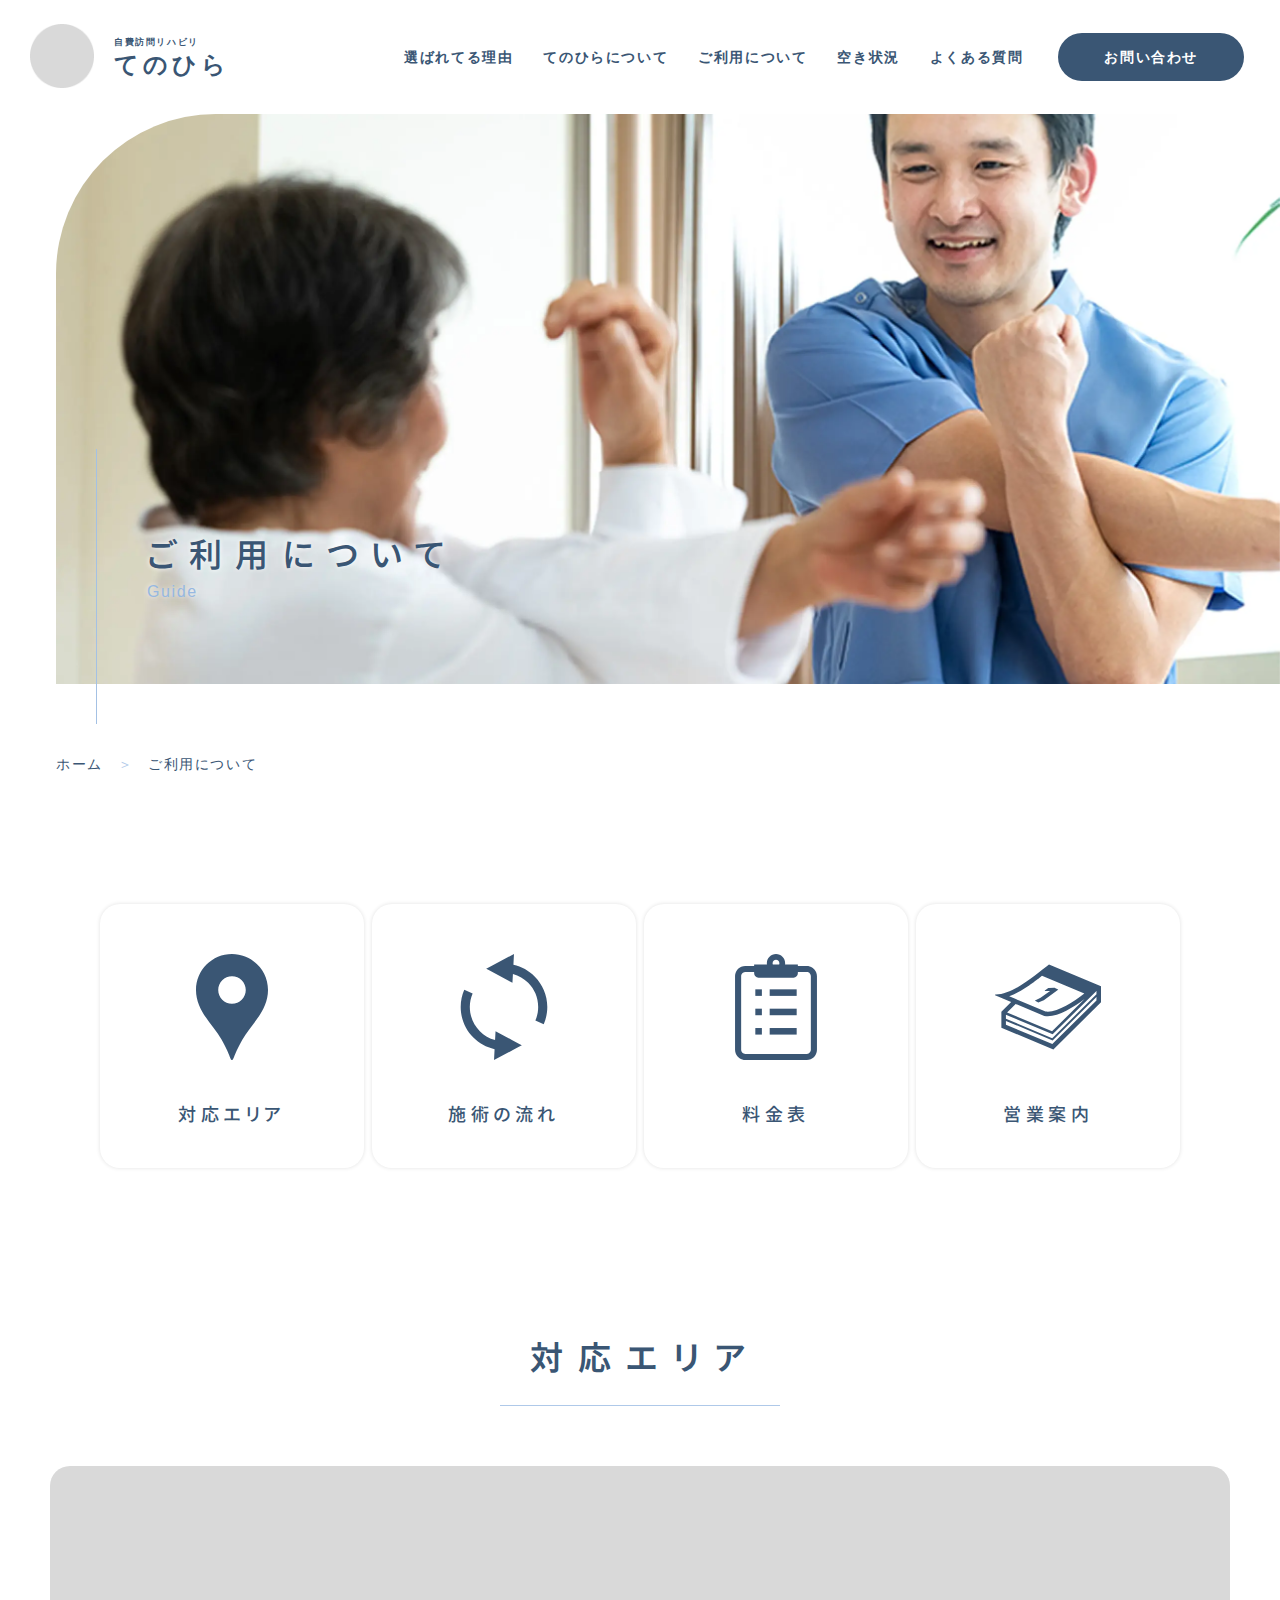
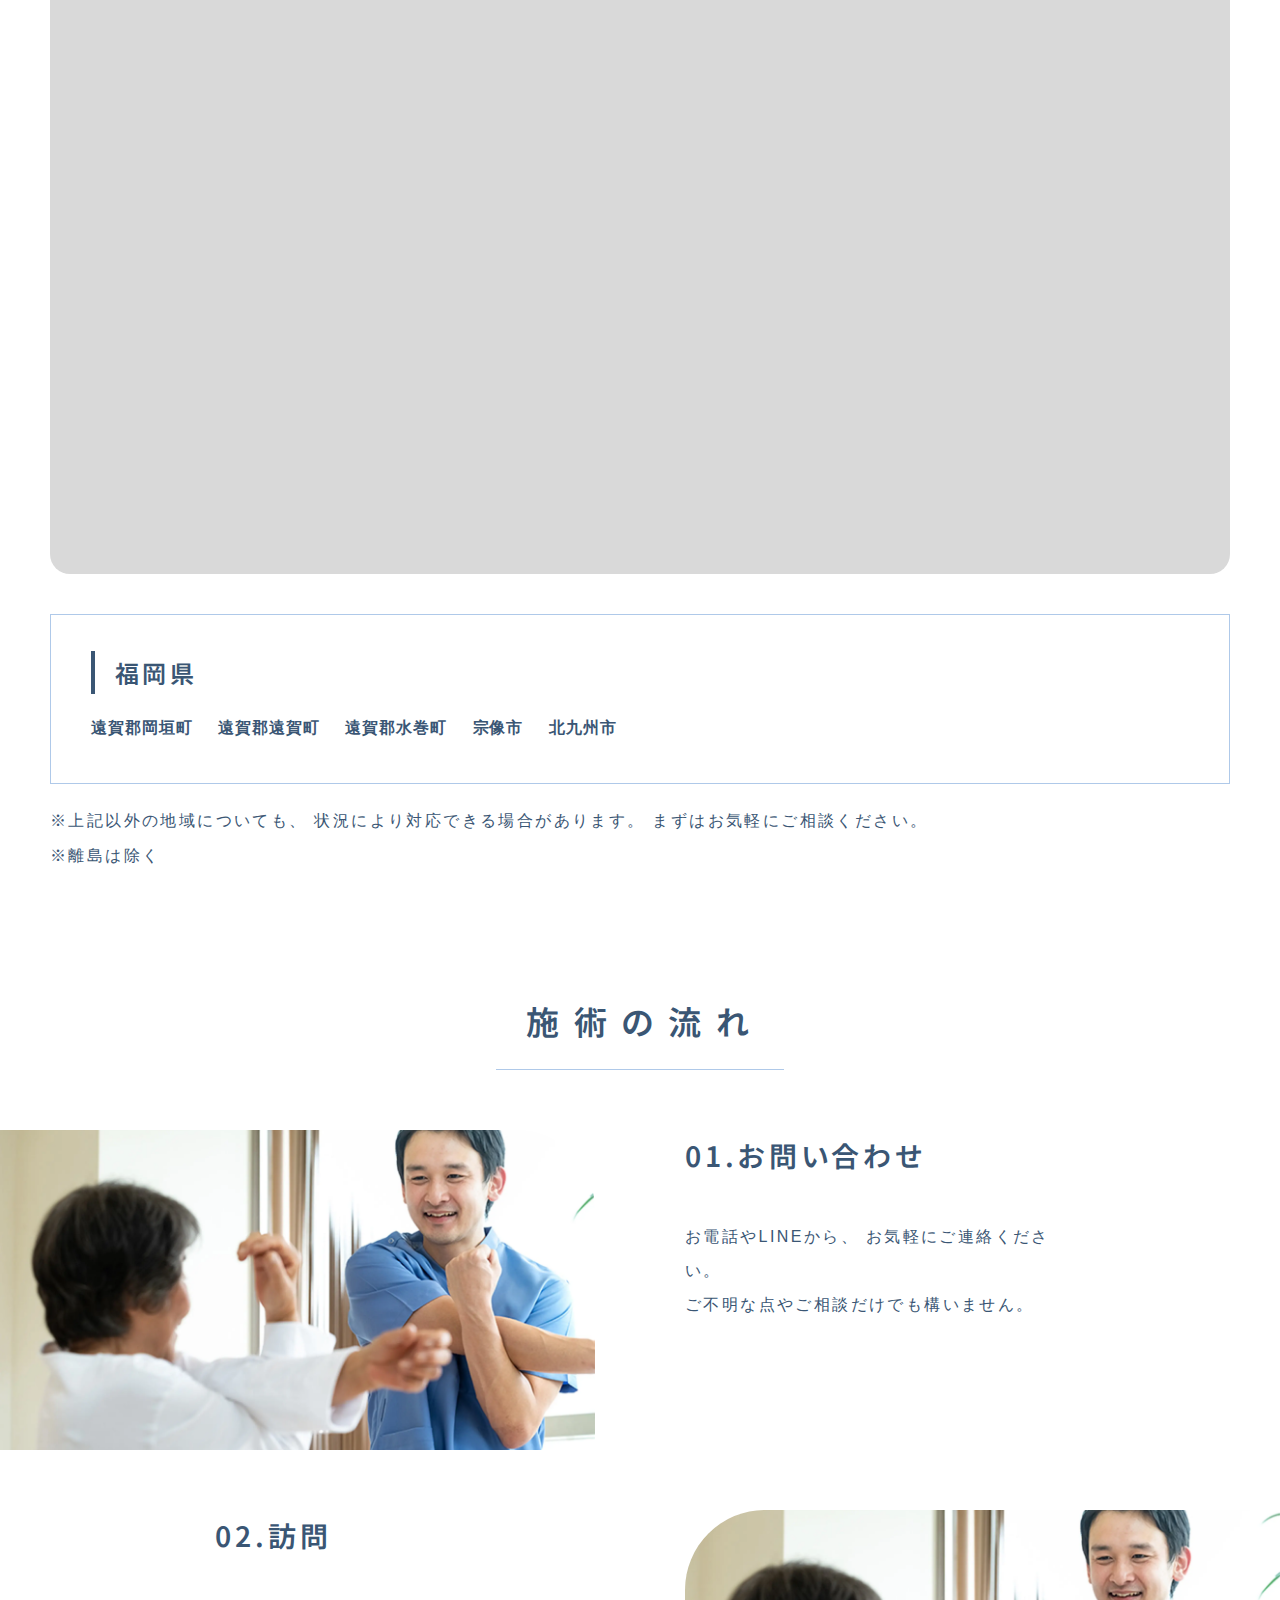
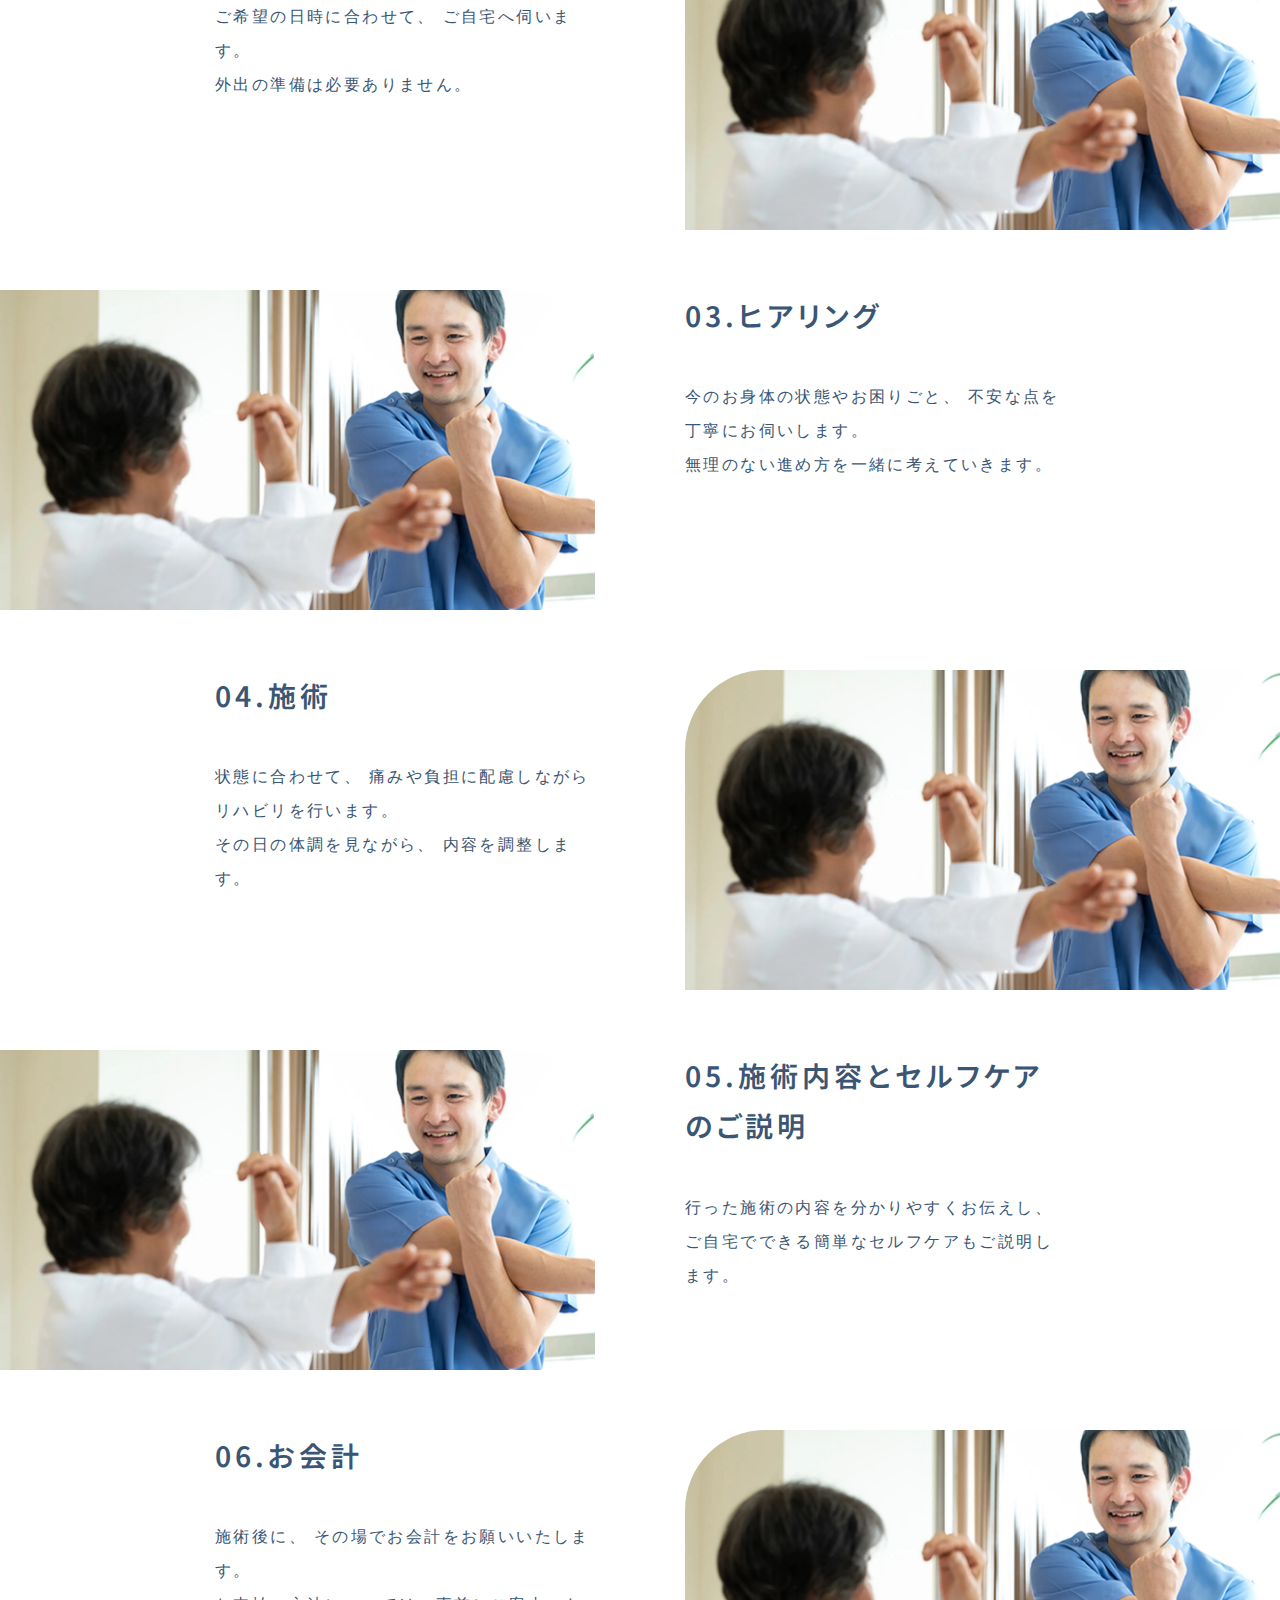
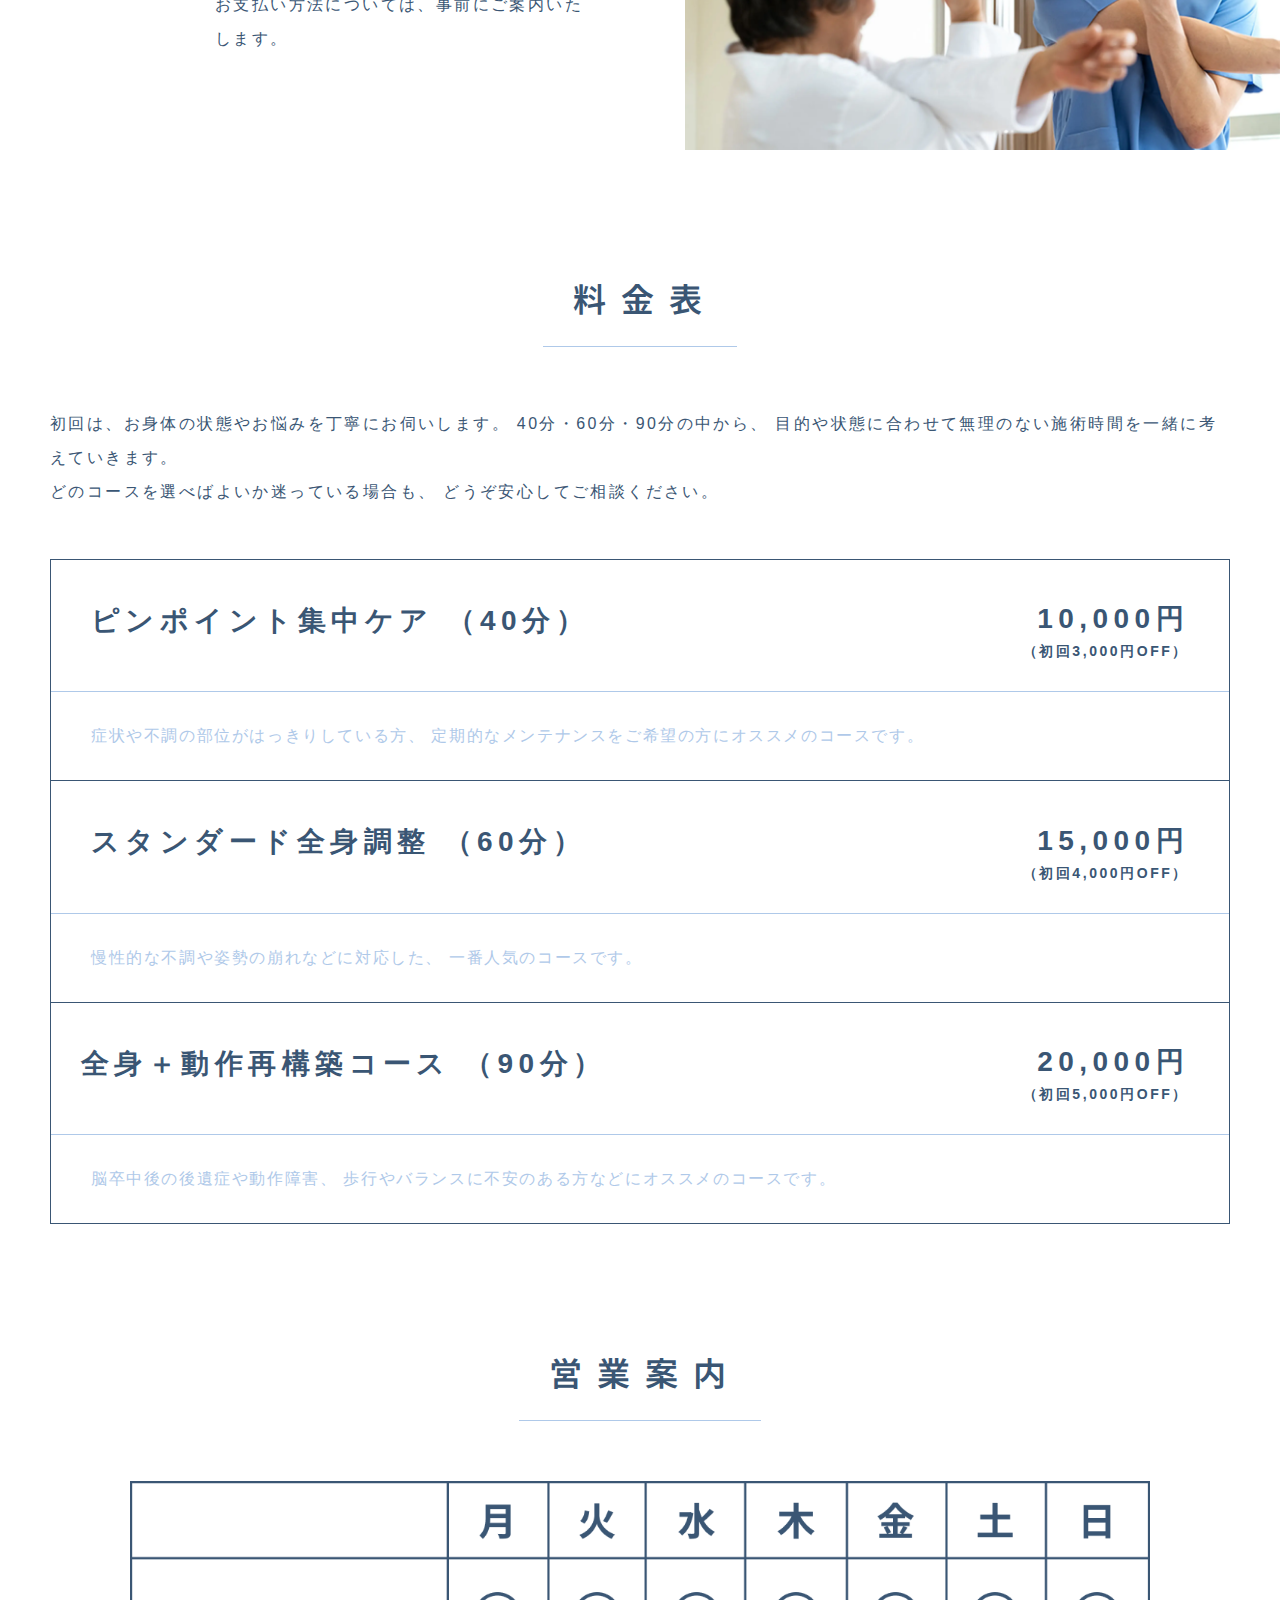
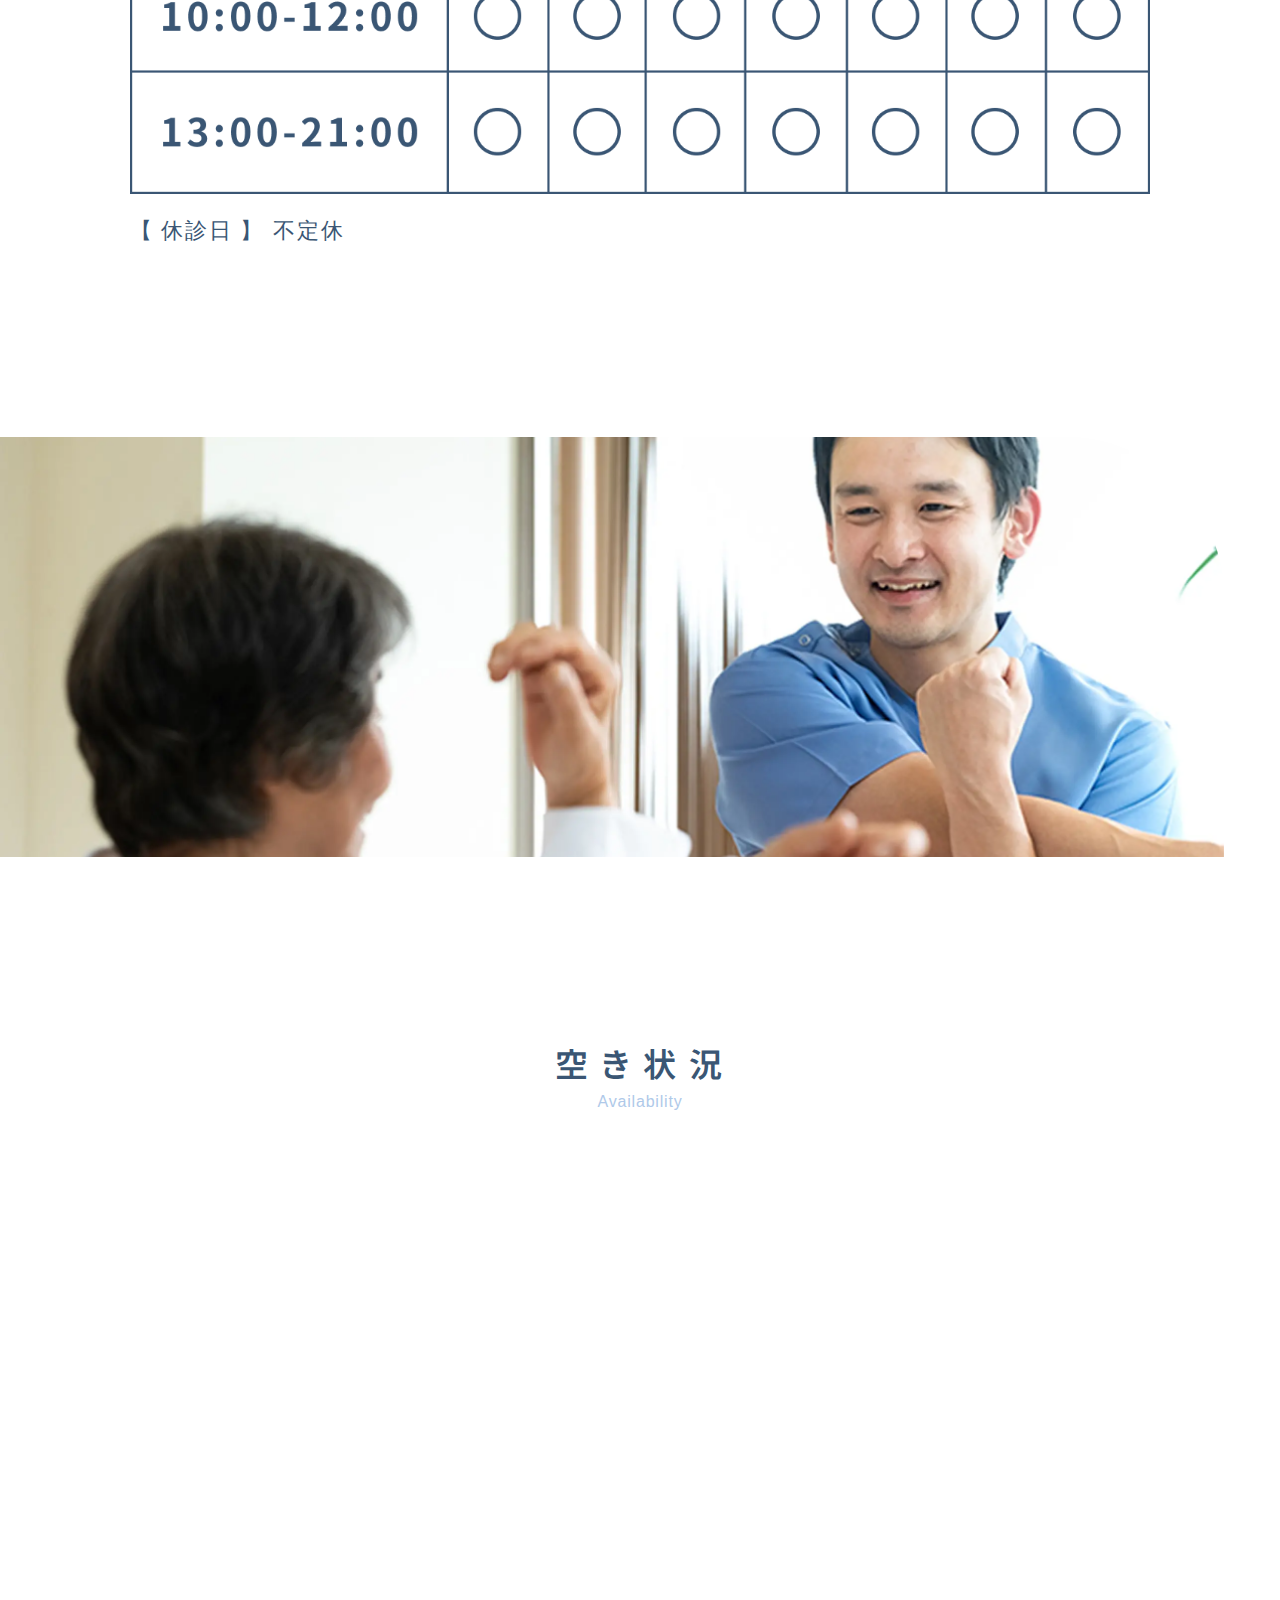
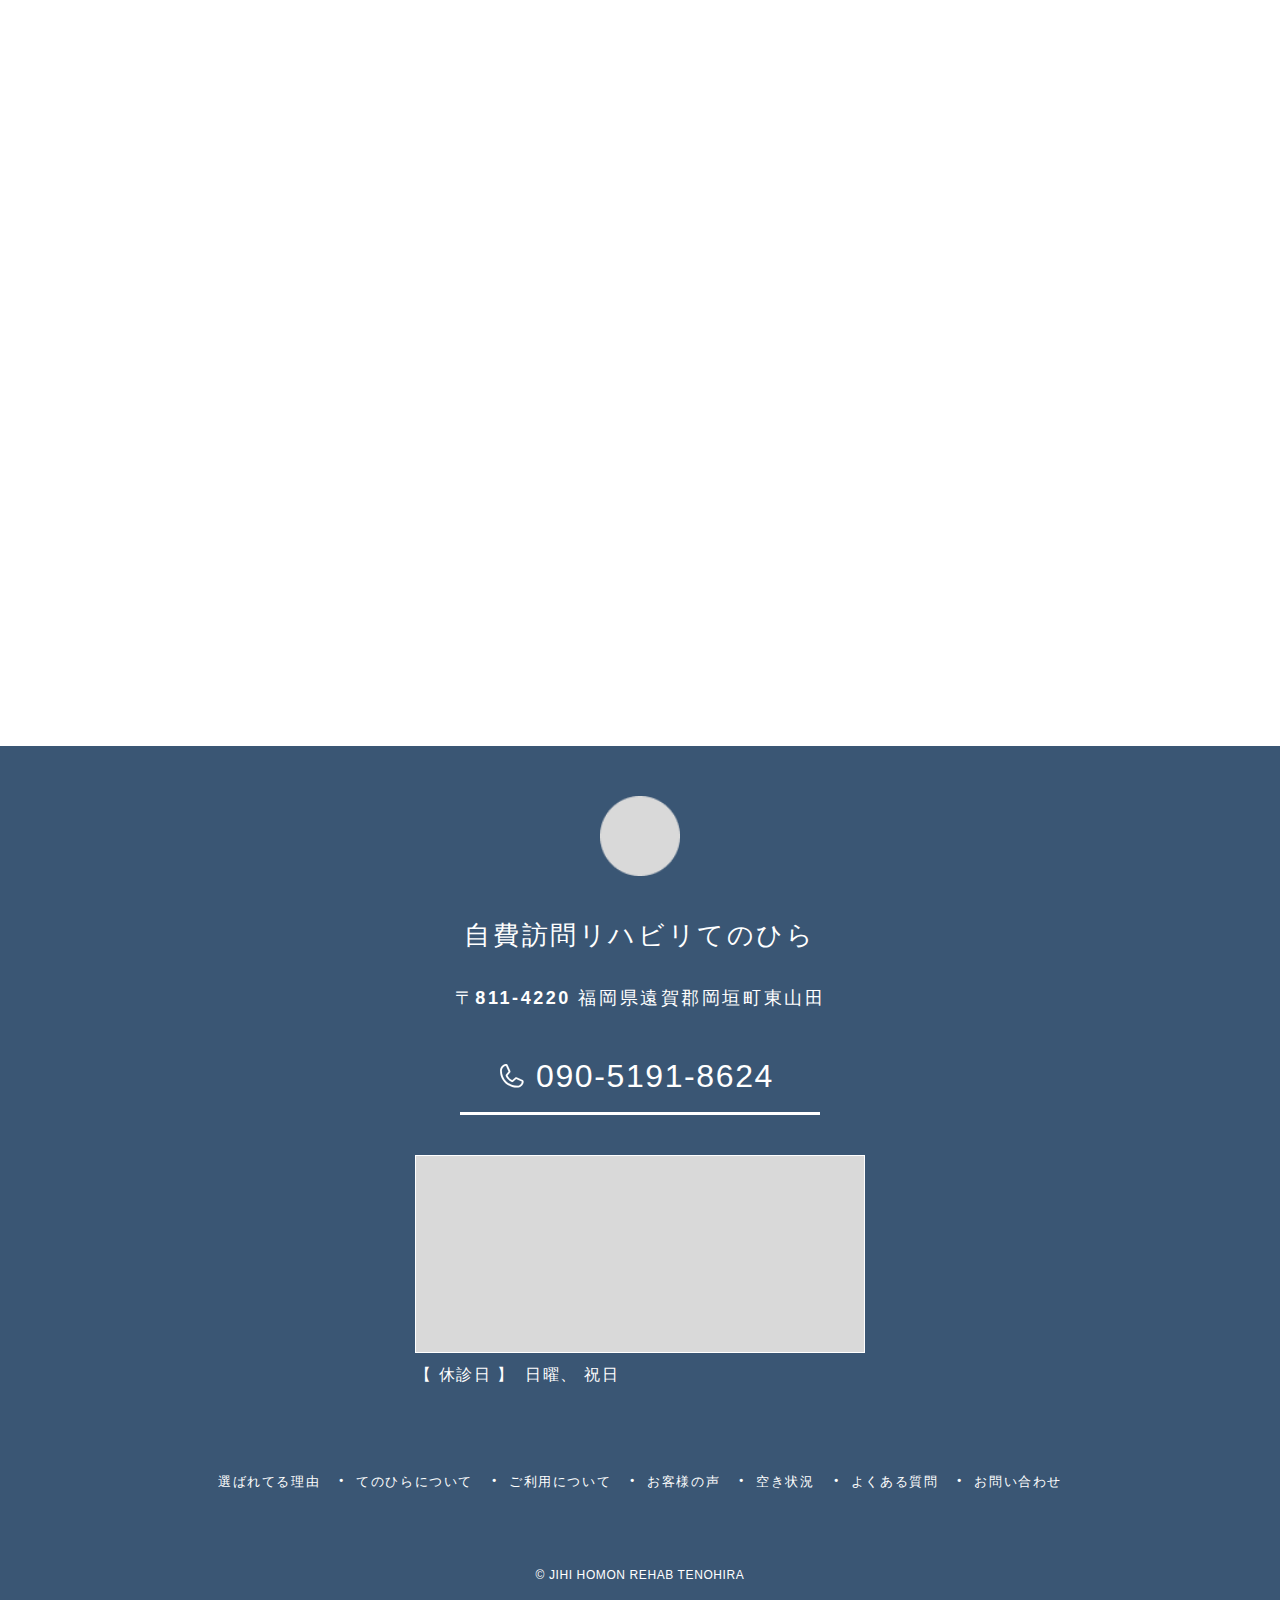
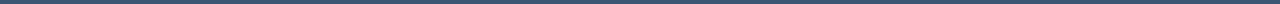
<file: guide.html>
<!doctype html>
<html lang="ja">
  <head>
    <!-- Google tag (gtag.js) -->

    <!-- 正規ページ設定 -->
    <!-- <link rel="canonical" href="https://example.com/guide.html"> -->

    <meta charset="UTF-8">
    <meta name="format-detection" content="telephone=no, address=no, email=no">
    <meta name="viewport" content="width=device-width, initial-scale=1, viewport-fit=cover">
    <meta http-equiv="Cache-Control" content="no-store">

    <!-- 構造化データ（BreadcrumbList） -->
    <!-- <script type="application/ld+json">
    {
      "@context": "https://schema.org",
      "@type": "BreadcrumbList",
      "itemListElement": [
        {
          "@type": "ListItem",
          "position": 1,
          "name": "ホーム",
          "item": "https://example.com/"
        },
        {
          "@type": "ListItem",
          "position": 2,
          "name": "ご利用について",
          "item": "https://example.com/guide.html"
        }
      ]
    }
    </script> -->

    <!-- OGP -->
    <meta property="og:title" content="">
    <meta property="og:description" content="">
    <!-- <meta property="og:image" content="https://example.com/img/ogp.webp"> -->
    <!-- <meta property="og:url" content="https://example.com/guide.html"> -->
    <meta property="og:type" content="article">
    <meta property="og:site_name" content="自費訪問リハビリてのひら">
    <meta property="og:locale" content="ja_JP">

    <!-- SEO -->
    <title></title>
    <meta name="description" content="">

    <!-- フォント：Noto Sans JP -->
    <link rel="preconnect" href="https://fonts.googleapis.com">
    <link rel="preconnect" href="https://fonts.gstatic.com" crossorigin>
    <link href="https://fonts.googleapis.com/css2?family=Noto+Sans+JP:wght@100..900&display=swap" rel="stylesheet">


    <!-- ファビコン -->
    <link rel="shortcut icon" href="img/favicon.png">

    <!-- swiper css -->
    <link rel="stylesheet" href="https://cdn.jsdelivr.net/npm/swiper@11/swiper-bundle.min.css"/>
    <!-- css -->
    <link rel="stylesheet" href="css/destyle.css">
    <link rel="stylesheet" href="css/common.css?v=1.3">
    <link rel="stylesheet" href="css/guide.css?v=1.3">
  </head>


  <body>
    <!-- ヘッダー -->
    <div id="site-header"></div>

    <main class="main-inner">
      <!-- LINE追従 -->
      <div id="line-bottom"></div>

      <!-- ページトップ -->
      <section class="page-top">
        <figure class="page-top__image">
          <img src="img/hero/hero-main.webp" alt="てのひらについて">
        </figure>
        <div class="page-title">
          <h2 class="page-title__ja">ご利用について</h2>
          <p class="page-title__en">Guide</p>
        </div>
      </section>

      <!-- パンくずリスト -->
      <nav class="breadcrumbs">
        <ol>
          <li class="item">
            <a href="index.html" class="item-link">ホーム</a>
            <span>ご利用について</span>
          </li>
        </ol>
      </nav>

      <!-- ご利用について（リンク） -->
      <section class="guide-block">
        <ul class="guide-list">
          <li class="guide-item">
            <a href="#area">
              <svg class="guide-item__icon" version="1.1" id="" xmlns="http://www.w3.org/2000/svg" xmlns:xlink="http://www.w3.org/1999/xlink" x="0px" y="0px" width="512px" height="512px" viewBox="0 0 512 512" style="width: 256px; height: 256px; opacity: 1;" xml:space="preserve">
                <style type="text/css">.st0{fill:#4B4B4B;}</style>
                <g><path class="st0" d="M256,0C159.969,0,82.109,77.859,82.109,173.906c0,100.719,80.016,163.688,123.297,238.719 C246.813,484.406,246.781,512,256,512s9.188-27.594,50.594-99.375c43.297-75.031,123.297-138,123.297-238.719 C429.891,77.859,352.031,0,256,0z M256,240.406c-36.734,0-66.516-29.781-66.516-66.5c0-36.75,29.781-66.531,66.516-66.531 s66.516,29.781,66.516,66.531C322.516,210.625,292.734,240.406,256,240.406z" style="fill: rgb(58, 86, 116);"></path></g>
              </svg>
              <h3 class="guide-item__title">対応エリア</h3>
            </a>
          </li>
          <li class="guide-item">
            <a href="#flow">
              <svg class="guide-item__icon" version="1.1" id="" xmlns="http://www.w3.org/2000/svg" xmlns:xlink="http://www.w3.org/1999/xlink" x="0px" y="0px" viewBox="0 0 512 512" style="width: 256px; height: 256px; opacity: 1;" xml:space="preserve">
                <style type="text/css">.st0{fill:#4B4B4B;}</style>
                <path class="st0" d="M403.925,108.102c-27.595-27.595-62.899-47.558-102.459-56.29L304.182,0L201.946,53.867l-27.306,14.454 l-5.066,2.654l8.076,4.331l38.16,20.542l81.029,43.602l2.277-42.859c28.265,7.546,53.438,22.53,73.623,42.638 c29.94,29.939,48.358,71.119,48.358,116.776c0,23.407-4.843,45.58-13.575,65.687l40.37,17.532 c11.076-25.463,17.242-53.637,17.242-83.219C465.212,198.306,441.727,145.904,403.925,108.102z" style="fill: rgb(58, 86, 116);"></path>
                <path class="st0" d="M296.256,416.151l-81.101-43.612l-2.272,42.869c-28.26-7.555-53.51-22.53-73.618-42.636 c-29.945-29.95-48.364-71.12-48.364-116.767c0-23.427,4.844-45.522,13.576-65.697l-40.37-17.531 c-11.076,25.53-17.242,53.723-17.242,83.228c0,57.679,23.407,110.157,61.21,147.893c27.595,27.594,62.899,47.548,102.453,56.202 l-2.716,51.9l102.169-53.878l27.455-14.454l4.988-2.643l-7.999-4.332L296.256,416.151z" style="fill: rgb(58, 86, 116);"></path>
              </svg>
              <h3 class="guide-item__title">施術の流れ</h3>
            </a>
          </li>
          <li class="guide-item">
            <a href="#price">
              <svg class="guide-item__icon" version="1.1" id="" xmlns="http://www.w3.org/2000/svg" xmlns:xlink="http://www.w3.org/1999/xlink" x="0px" y="0px" width="512px" height="512px" viewBox="0 0 512 512" style="width: 256px; height: 256px; opacity: 1;" xml:space="preserve">
                <style type="text/css">.st0{fill:#4B4B4B;}</style>
                <g>
                  <path class="st0" d="M449.891,87.953c-3.766-8.906-10.031-16.438-17.922-21.781c-7.891-5.328-17.5-8.469-27.719-8.469h-42.656 v-7.359h-61.828c0.281-2,0.438-4.063,0.438-6.141C300.203,19.828,280.375,0,256,0s-44.203,19.828-44.203,44.203 c0,2.078,0.156,4.141,0.438,6.141h-61.828v7.359H107.75c-6.813,0-13.359,1.391-19.281,3.906 c-8.906,3.766-16.453,10.031-21.797,17.922c-5.328,7.906-8.469,17.5-8.469,27.719v355.219c0,6.781,1.391,13.344,3.906,19.281 c3.766,8.906,10.031,16.438,17.922,21.781c7.906,5.344,17.5,8.469,27.719,8.469h296.5c6.797,0,13.359-1.375,19.281-3.906 c8.922-3.75,16.453-10.031,21.797-17.922c5.328-7.891,8.469-17.5,8.469-27.703V107.25 C453.797,100.438,452.422,93.891,449.891,87.953z M256,27.797c9.047,0,16.406,7.359,16.406,16.406c0,2.172-0.438,4.234-1.203,6.141 h-30.391c-0.781-1.906-1.219-3.969-1.219-6.141C239.594,35.156,246.969,27.797,256,27.797z M424.328,462.469 c0,2.813-0.563,5.406-1.578,7.797c-1.5,3.578-4.063,6.672-7.281,8.859c-3.219,2.156-7,3.406-11.219,3.406h-296.5 c-2.813,0-5.422-0.563-7.813-1.563c-3.594-1.516-6.672-4.094-8.844-7.297c-2.156-3.219-3.406-7-3.422-11.203V107.25 c0-2.813,0.563-5.422,1.578-7.813c1.516-3.594,4.078-6.688,7.281-8.844c3.219-2.156,7-3.406,11.219-3.422h42.656v6.141 c0,11.531,9.344,20.875,20.891,20.875h169.422c11.531,0,20.875-9.344,20.875-20.875v-6.141h42.656c2.813,0,5.422,0.563,7.813,1.578 c3.578,1.5,6.672,4.063,8.844,7.281s3.422,7,3.422,11.219V462.469z" style="fill: rgb(58, 86, 116);"></path>
                  <rect x="156.141" y="170.672" class="st0" width="31.625" height="31.625" style="fill: rgb(58, 86, 116);"></rect>
                  <rect x="225.516" y="170.672" class="st0" width="130.359" height="31.625" style="fill: rgb(58, 86, 116);"></rect>
                  <rect x="156.141" y="264.125" class="st0" width="31.625" height="31.625" style="fill: rgb(58, 86, 116);"></rect>
                  <rect x="225.516" y="264.125" class="st0" width="130.359" height="31.625" style="fill: rgb(58, 86, 116);"></rect>
                  <rect x="156.141" y="357.594" class="st0" width="31.625" height="31.625" style="fill: rgb(58, 86, 116);"></rect>
                  <rect x="225.516" y="357.594" class="st0" width="130.359" height="31.625" style="fill: rgb(58, 86, 116);"></rect>
                </g>
              </svg>
              <h3 class="guide-item__title">料金表</h3>
            </a>
          </li>
          <li class="guide-item">
            <a href="#timetabel">
              <svg class="guide-item__icon" version="1.1" id="" xmlns="http://www.w3.org/2000/svg" xmlns:xlink="http://www.w3.org/1999/xlink" x="0px" y="0px" viewBox="0 0 512 512" style="width: 256px; height: 256px; opacity: 1;" xml:space="preserve">
                <style type="text/css">.st0{fill:#4B4B4B;}</style>
                <g>
                  <path class="st0" d="M260.847,51.057C210.844,88.23,92.606,195.549,3.954,195.549c-5.836,0-3.486,4.232-3.486,4.232l77.458,32.376 l-47.118,46.646v77.175l251.153,104.964L512,233.189v-77.168L260.847,51.057z M68.485,204.425 c26.6-9.94,53.389-24.653,79.054-41.188c6.421-4.135,12.738-8.416,18.994-12.73c1.375-0.951,2.741-1.886,4.103-2.846 c6.063-4.232,12.036-8.506,17.889-12.802c0.681-0.499,1.335-0.991,2.016-1.491c5.68-4.192,11.234-8.377,16.676-12.528 c0.734-0.565,1.467-1.113,2.193-1.677c6.01-4.612,11.843-9.142,17.502-13.592l204.576,85.503 c-53.933,41.067-123.229,87.479-176.38,87.479c-3.797,0-7.498-0.25-11.012-0.75l-127.332-53.208l-21.933-9.158L68.485,204.425z M99.885,241.315L238.04,299.07c5.55,0.976,11.23,1.443,17.067,1.443c55.598,0,122.83-42.211,177.573-82.842L275.596,373.182  L58.384,282.415L99.885,241.315z M490.04,224.031L276.906,435.033l-224.138-93.67v-18.252l225.561,94.258L490.04,207.771V224.031z M490.04,194.783L276.209,406.486l-223.44-93.372v-19.445l225.71,94.323L490.04,178.546V194.783z" style="fill: rgb(58, 86, 116);"></path>
                  <path class="st0" d="M209.417,233.947c0.802,0.395,1.878,0.274,2.689-0.314l20.4-9.158c2.326-1.04,4.539-2.33,6.602-3.813 l65.672-47.532c0.806-0.589,0.81-1.242,0.008-1.644l-14.983-7.433c-0.939-0.468-2.012-0.678-3.217-0.612l-26.29,0.418 c-1.201,0.057-2.007,0.314-2.818,0.903l-16.7,12.085c-1.076,0.782-0.677,1.298,0.661,1.314l24.415-0.04l0.262,0.129l-46.065,33.344 l-26.68,12.746c-0.81,0.58-0.81,1.241-0.008,1.636L209.417,233.947z" style="fill: rgb(58, 86, 116);"></path>
                </g>
              </svg>
              <h3 class="guide-item__title">営業案内</h3>
            </a>
          </li>
        </ul>
      </section>

      <!-- 対応エリア -->
      <section id="area" class="area guide-block">
        <h3 class="block-title"><span>対応エリア</span></h3>
        <div class="guide-inner">
          <figure class="area__image">
            <!-- <img src="img/hero/hero-main.webp"> -->
          </figure>

          <article class="area-box">
            <p class="area-box__title">福岡県</p>
            <p class="area-box__item">
              <span>遠賀郡岡垣町</span>
              <span>遠賀郡遠賀町</span><br class="sp-only">
              <span>遠賀郡水巻町</span>
              <span>宗像市</span>
              <span>北九州市</span>
            </p>
          </article>

          <div class="notes">
            <p>※上記以外の地域についても、 状況により対応できる場合があります。 まずはお気軽にご相談ください。</p>
            <p class="notes-min">※離島は除く</p>
          </div>
        </div>
      </section>

      <!-- 施術の流れ -->
      <section id="flow" class="flow guide-block">
        <h3 class="block-title"><span>施術の流れ</span></h3>

        <article class="flow-item">
          <figure class="flow-item__image left">
            <img src="img/hero/hero-main.webp" alt="てのひらの特徴">
          </figure>
          <div class="flow-item__lead right">
            <h4 class="flow-item__title">01.お問い合わせ</h4>
            <p class="flow-item__text">お電話やLINEから、 お気軽にご連絡ください。<br>ご不明な点やご相談だけでも構いません。</p>
          </div>
        </article>

        <article class="flow-item">
          <figure class="flow-item__image right">
            <img src="img/hero/hero-main.webp" alt="てのひらの特徴">
          </figure>
          <div class="flow-item__lead left">
            <h4 class="flow-item__title">02.訪問</h4>
            <p class="flow-item__text">ご希望の日時に合わせて、 ご自宅へ伺います。<br>外出の準備は必要ありません。</p>
          </div>
        </article>

        <article class="flow-item">
          <figure class="flow-item__image left">
            <img src="img/hero/hero-main.webp" alt="てのひらの特徴">
          </figure>
          <div class="flow-item__lead right">
            <h4 class="flow-item__title">03.ヒアリング</h4>
            <p class="flow-item__text">今のお身体の状態やお困りごと、 不安な点を丁寧にお伺いします。<br>無理のない進め方を一緒に考えていきます。</p>
          </div>
        </article>

        <article class="flow-item">
          <figure class="flow-item__image right">
            <img src="img/hero/hero-main.webp" alt="てのひらの特徴">
          </figure>
          <div class="flow-item__lead left">
            <h4 class="flow-item__title">04.施術</h4>
            <p class="flow-item__text">状態に合わせて、 痛みや負担に配慮しながらリハビリを行います。<br>その日の体調を見ながら、 内容を調整します。</p>
          </div>
        </article>

        <article class="flow-item">
          <figure class="flow-item__image left">
            <img src="img/hero/hero-main.webp" alt="てのひらの特徴">
          </figure>
          <div class="flow-item__lead right">
            <h4 class="flow-item__title">05.施術内容とセルフケアのご説明</h4>
            <p class="flow-item__text">行った施術の内容を分かりやすくお伝えし、 ご自宅でできる簡単な<br class="pc-big-only">セルフケアもご説明します。</p>
          </div>
        </article>

        <article class="flow-item">
          <figure class="flow-item__image right">
            <img src="img/hero/hero-main.webp" alt="てのひらの特徴">
          </figure>
          <div class="flow-item__lead left">
            <h4 class="flow-item__title">06.お会計</h4>
            <p class="flow-item__text">施術後に、 その場でお会計をお願いいたします。<br>お支払い方法については、事前にご案内いたします。</p>
          </div>
        </article>
      </section>


      <!-- 料金表 -->
      <section id="price" class="price guide-block">
        <h3 class="block-title"><span>料金表</span></h3>
        <div class="guide-inner">
          <p class="price-lead">
            初回は、お身体の状態やお悩みを丁寧にお伺いします。 40分・60分・90分の中から、 目的や状態に合わせて無理のない施術時間を一緒に考えていきます。<br>どのコースを選べばよいか迷っている場合も、 どうぞ安心してご相談ください。
          </p>

          <dl class="price-list">
            <dt>
              <p class="price-list__name">ピンポイント集中ケア （40分）</p>
              <p class="price-list__price"><span class="price-num">10,000</span>円<br><span class="price-off">（初回3,000円OFF）</span></p>
            </dt>
            <dd>症状や不調の部位がはっきりしている方、 定期的なメンテナンスをご希望の方にオススメのコースです。</dd>
          </dl>

          <dl class="price-list">
            <dt>
              <p class="price-list__name">スタンダード全身調整 （60分）</p>
              <p class="price-list__price"><span class="price-num">15,000円</span><br><span class="price-off">（初回4,000円OFF）</span></p>
            </dt>
            <dd>慢性的な不調や姿勢の崩れなどに対応した、 一番人気のコースです。</dd>
          </dl>

          <dl class="price-list end">
            <dt>
              <p class="price-list__name">全身＋動作再構築コース （90分）</p>
              <p class="price-list__price"><span class="price-num">20,000円</span><br><span class="price-off">（初回5,000円OFF）</span></p>
            </dt>
            <dd>脳卒中後の後遺症や動作障害、 歩行やバランスに不安のある方などにオススメのコースです。</dd>
          </dl>
        </div>
      </section>

      <!-- 営業案内 -->
      <section id="timetabel" class="timetabel guide-block">
        <h3 class="block-title"><span>営業案内</span></h3>
        <div class="guide-inner">
          <figure class="timetabel__image">
            <img src="img/figure/figure-timetabel.png">
          </figure>
          <p class="closed-days"><span class="closed-days__title">【 休診日 】</span>不定休</p>
        </div>
      </section>

      <!-- 画像 -->
      <figure class="guide-deco__image left">
        <img src="img/hero/hero-main.webp">
      </figure>

      <!-- 空き状況 -->
      <div id="availability"></div>
    </main>

    <!-- フッター -->
    <div id="site-footer"></div>

    <!-- swiper js -->
    <script src="https://cdn.jsdelivr.net/npm/swiper@11/swiper-bundle.min.js"></script>

    <!-- jQuery -->
    <script src="https://code.jquery.com/jquery-3.6.0.min.js"></script>
    <script src="js/include.js?v=1.2"></script>
    <script src="js/common.js?v=1.0"></script>
  </body>
</html>
</file>
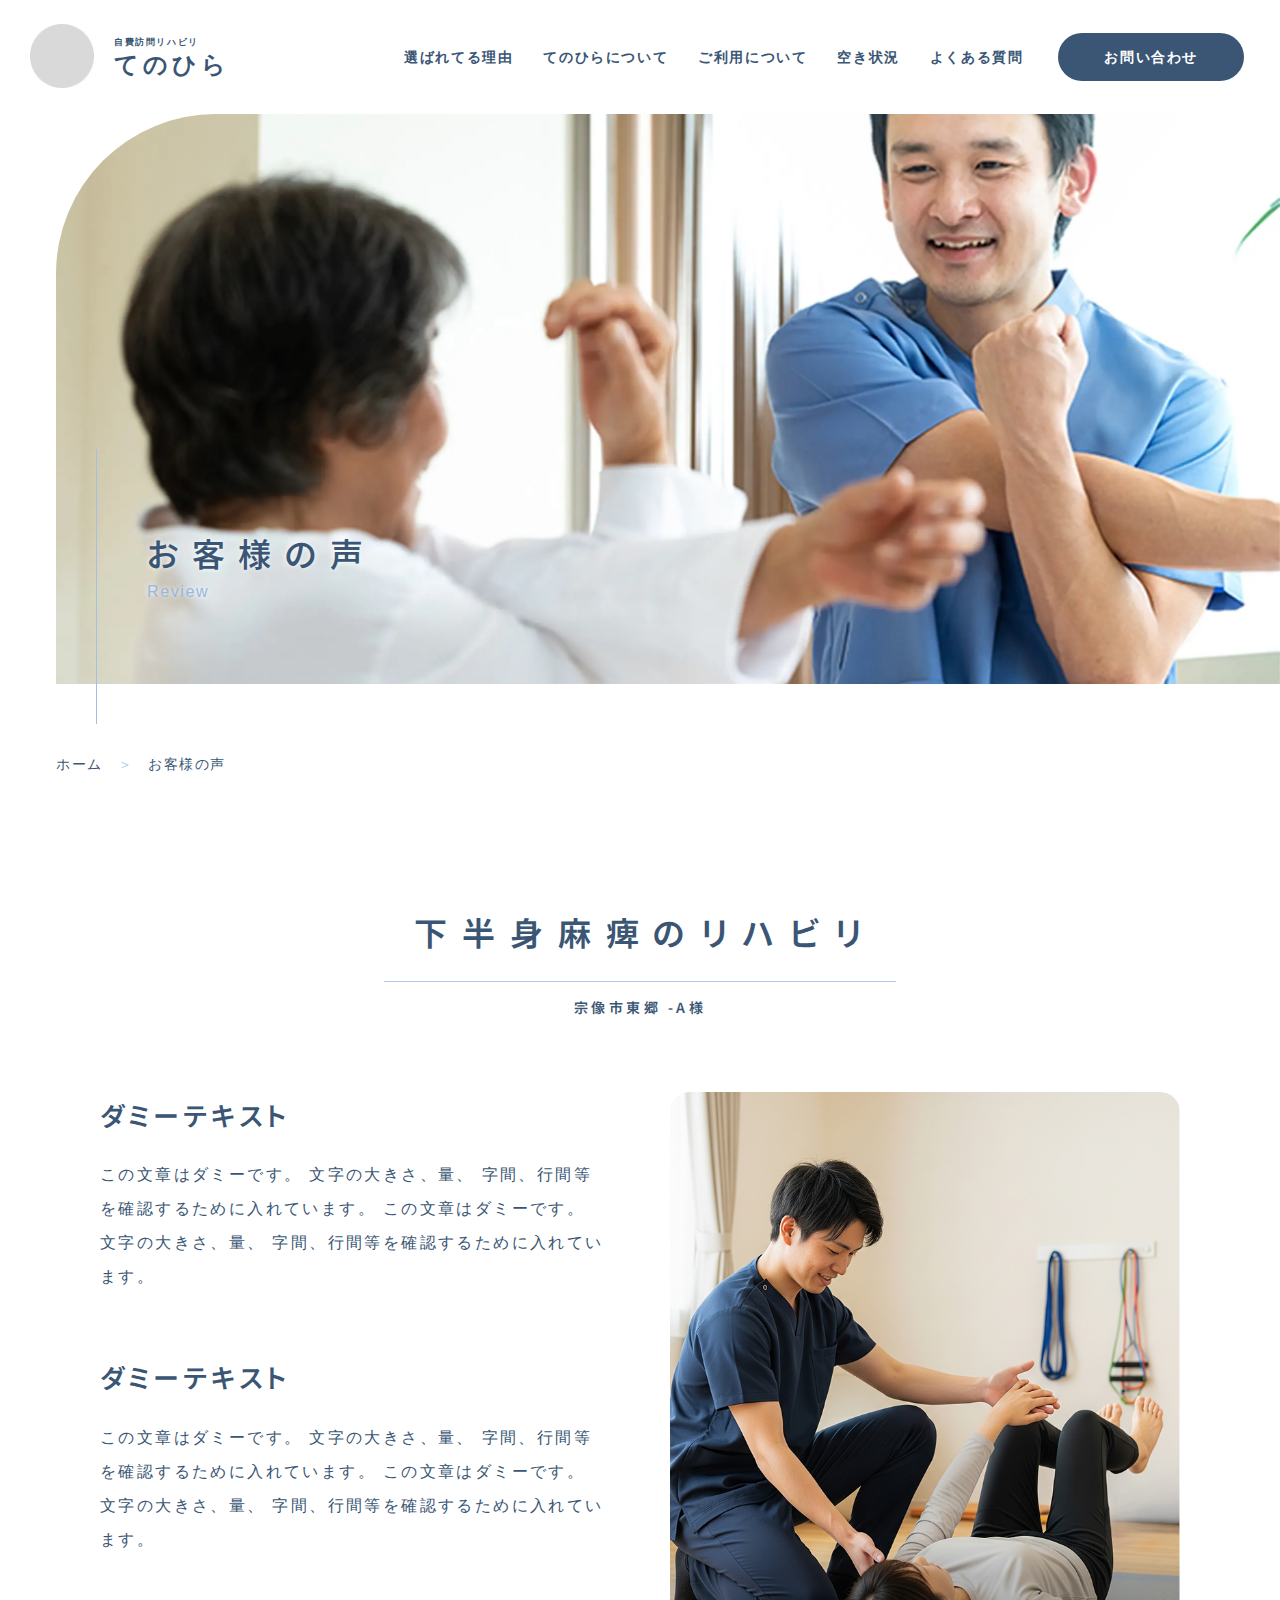
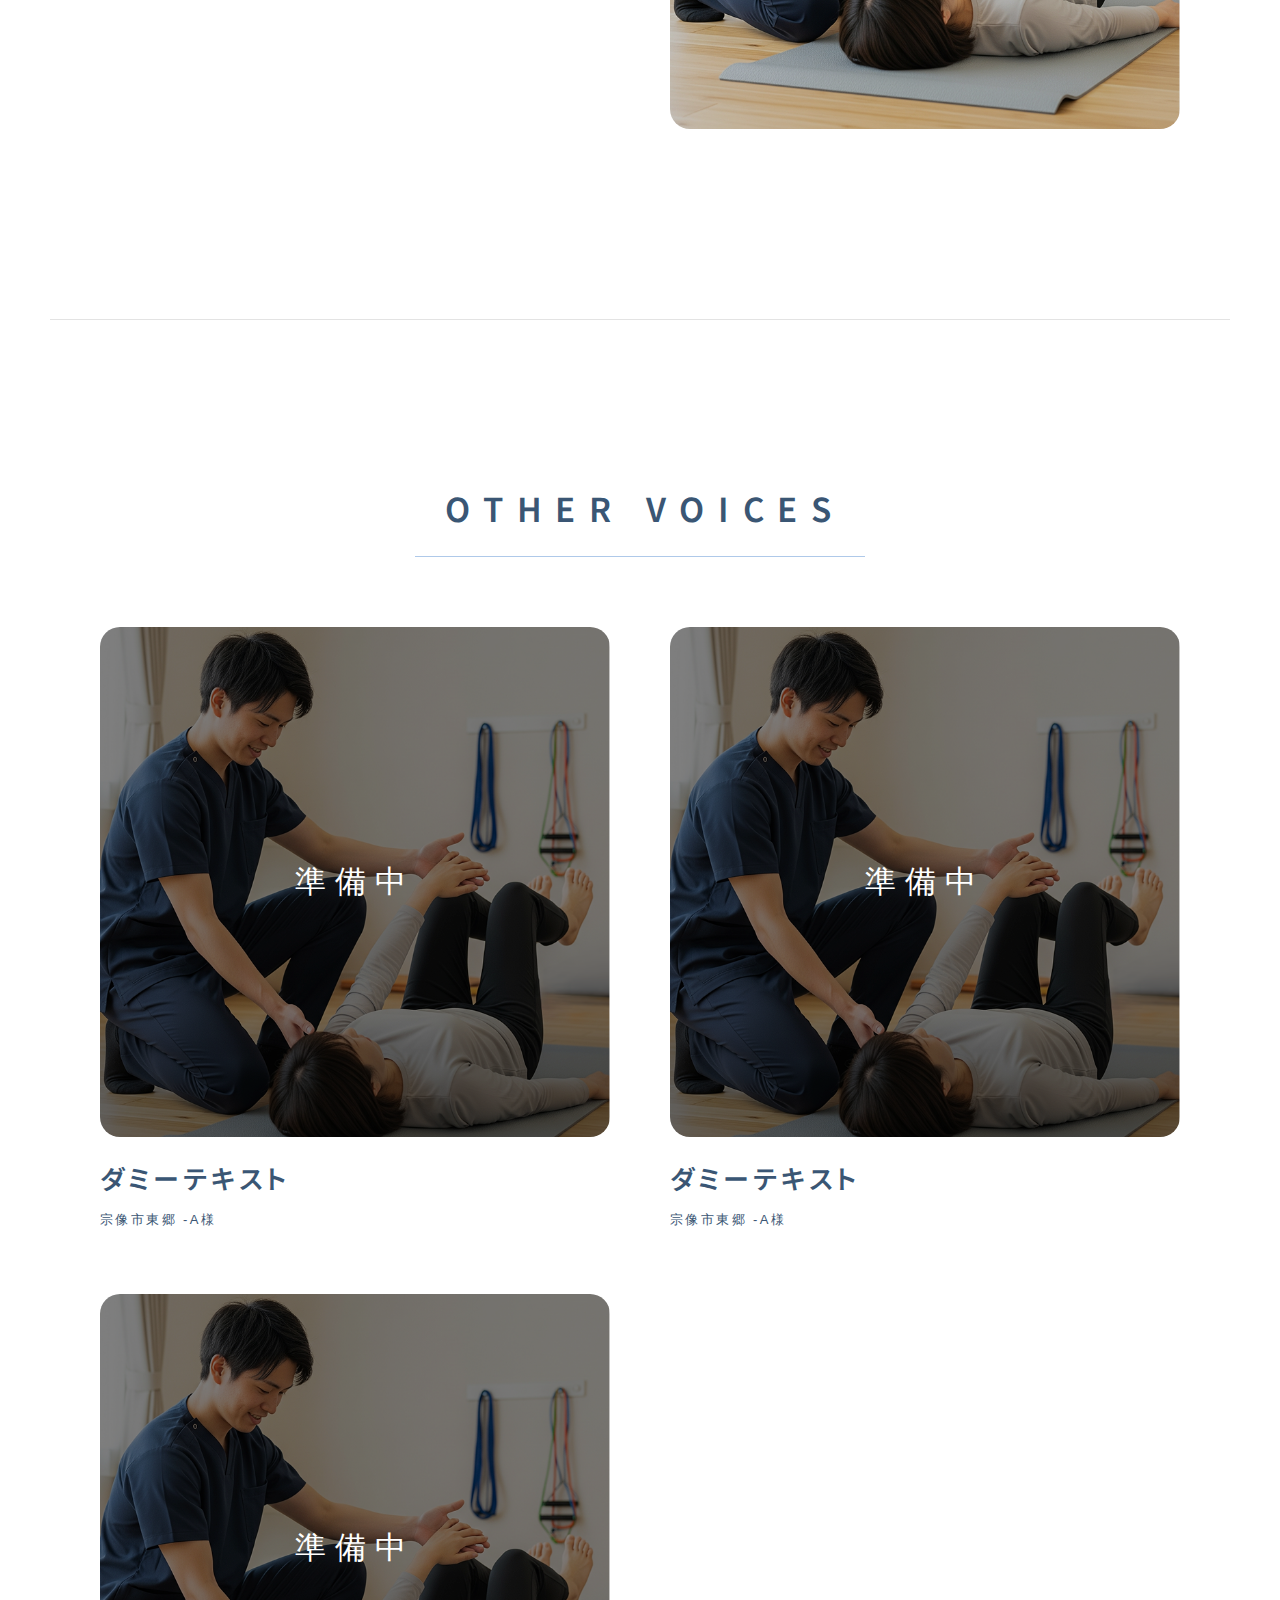
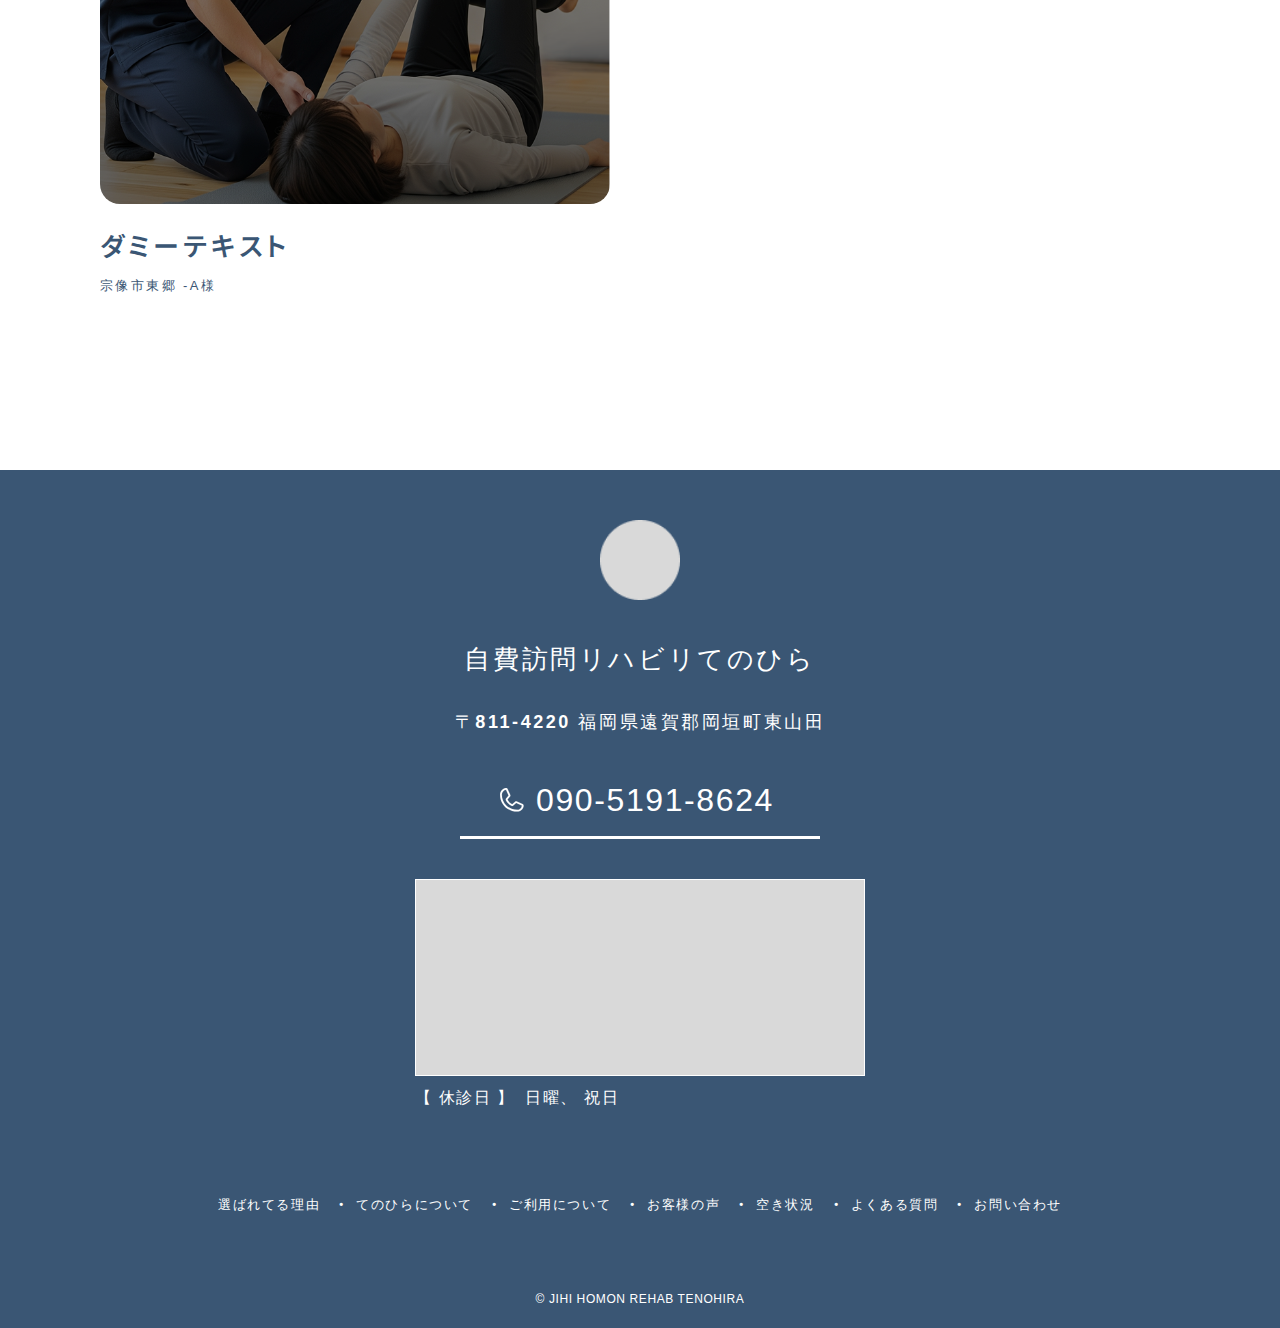
<file: review-01.html>
<!doctype html>
<html lang="ja">
  <head>
    <!-- Google tag (gtag.js) -->

    <!-- 正規ページ設定 -->
    <!-- <link rel="canonical" href="https://example.com/review-01.html"> -->

    <meta charset="UTF-8">
    <meta name="format-detection" content="telephone=no, address=no, email=no">
    <meta name="viewport" content="width=device-width, initial-scale=1, viewport-fit=cover">
    <meta http-equiv="Cache-Control" content="no-store">

    <!-- 構造化データ（BreadcrumbList） -->
    <!-- <script type="application/ld+json">
    {
      "@context": "https://schema.org",
      "@type": "BreadcrumbList",
      "itemListElement": [
        {
          "@type": "ListItem",
          "position": 1,
          "name": "ホーム",
          "item": "https://example.com/"
        },
        {
          "@type": "ListItem",
          "position": 2,
          "name": "下半身麻痺のリハビリ",
          "item": "https://example.com/review-01.html"
        }
      ]
    }
    </script> -->

    <!-- OGP -->
    <meta property="og:title" content="">
    <meta property="og:description" content="">
    <!-- <meta property="og:image" content="https://example.com/img/ogp.webp"> -->
    <!-- <meta property="og:url" content="https://example.com/review-01.html"> -->
    <meta property="og:type" content="article">
    <meta property="og:site_name" content="自費訪問リハビリてのひら">
    <meta property="og:locale" content="ja_JP">

    <!-- SEO -->
    <title></title>
    <meta name="description" content="">

    <!-- フォント：Noto Sans JP -->
    <link rel="preconnect" href="https://fonts.googleapis.com">
    <link rel="preconnect" href="https://fonts.gstatic.com" crossorigin>
    <link href="https://fonts.googleapis.com/css2?family=Noto+Sans+JP:wght@100..900&display=swap" rel="stylesheet">


    <!-- ファビコン -->
    <link rel="shortcut icon" href="img/favicon.png">

    <!-- swiper css -->
    <link rel="stylesheet" href="https://cdn.jsdelivr.net/npm/swiper@11/swiper-bundle.min.css"/>
    <!-- css -->
    <link rel="stylesheet" href="css/destyle.css">
    <link rel="stylesheet" href="css/common.css?v=1.3">
    <link rel="stylesheet" href="css/review.css?v=1.0">
  </head>


  <body>
    <!-- ヘッダー -->
    <div id="site-header"></div>

    <main class="main-inner">
      <!-- ページトップ -->
      <section class="page-top">
        <figure class="page-top__image">
          <img src="img/hero/hero-main.webp" alt="てのひらについて">
        </figure>
        <div class="page-title">
          <h2 class="page-title__ja">お客様の声</h2>
          <p class="page-title__en">Review</p>
        </div>
      </section>

      <!-- パンくずリスト -->
      <nav class="breadcrumbs">
        <ol>
          <li class="item">
            <a href="index.html" class="item-link">ホーム</a>
            <span>お客様の声</span>
          </li>
        </ol>
      </nav>

      <!-- お客様の声 -->
      <section class="review">
        <h3 class="block-title">
          <span class="block-title__main">下半身麻痺のリハビリ<br>
          <span class="block-title__personal">宗像市東郷 -A様</span></span>
        </h3>
        <!-- <p class="review-personal">宗像市東郷 -A様</p> -->
        <div class="review-inner">
          <figure class="review__image">
            <img src="img/thumb/thumb-review-01.png" alt="下半身麻痺のリハビリ">
          </figure>

          <article class="review-lead">
            <div class="review-lead__item">
              <p class="review-lead__title">ダミーテキスト</p>
              <p class="review-lead__text">この文章はダミーです。 文字の大きさ、量、 字間、行間等を確認するために入れています。 この文章はダミーです。 <br class="pc-only">文字の大きさ、量、 字間、行間等を確認するために入れています。</p>
            </div>
            <div class="review-lead__item">
              <p class="review-lead__title">ダミーテキスト</p>
              <p class="review-lead__text">この文章はダミーです。 文字の大きさ、量、 字間、行間等を確認するために入れています。 この文章はダミーです。 <br class="pc-only">文字の大きさ、量、 字間、行間等を確認するために入れています。</p>
            </div>
          </article>
        </div>
      </section>

      <div class="sec-line"></div>

      <!-- OTHER VOICES -->
      <section class="other">
        <h3 class="block-title"><span class="block-title__en">OTHER VOICES</span></h3>

        <div class="other-box">
          <a href="#">
            <article class="other-item item-01">
              <figure class="other__image soon">
                <img src="img/thumb/thumb-review-01.png" alt="画像">
              </figure>
              <h3 class="other-item__title">ダミーテキスト</h3>
              <p class="other-item__name">宗像市東郷 -A様</p>
            </article>
          </a>
          <a href="#">
            <article class="other-item item-02">
              <figure class="other__image soon">
                <img src="img/thumb/thumb-review-01.png" alt="画像">
              </figure>
              <h3 class="other-item__title">ダミーテキスト</h3>
              <p class="other-item__name">宗像市東郷 -A様</p>
            </article>
          </a>
          <a href="#">
            <article class="other-item item-03">
              <figure class="other__image soon">
                <img src="img/thumb/thumb-review-01.png" alt="画像">
              </figure>
              <h3 class="other-item__title">ダミーテキスト</h3>
              <p class="other-item__name">宗像市東郷 -A様</p>
            </article>
          </a>
        </div>
      </section>

      <!-- 空き状況 -->
      <!-- <div id="availability"></div> -->
    </main>

    <!-- フッター -->
    <div id="site-footer"></div>

    <!-- swiper js -->
    <script src="https://cdn.jsdelivr.net/npm/swiper@11/swiper-bundle.min.js"></script>

    <!-- jQuery -->
    <script src="https://code.jquery.com/jquery-3.6.0.min.js"></script>
    <script src="js/include.js?v=1.1"></script>
    <script src="js/common.js?v=1.0"></script>
  </body>
</html>
</file>
<file: css/common.css>
@charset "UTF-8";
/* CSS Document */

body {
  font-family: -apple-system, "Helvetica Neue", "Hiragino Kaku Gothic ProN", "游ゴシック", "メイリオ", meiryo, sans-serif;
  font-feature-settings: 'palt' 1;
  color: var(--color-text-base);
  background-color: var(--color-bg-bas);
  letter-spacing: 0.1em;
  line-height: 1.5;
}

body.is-menu-open {
  overflow: hidden;
  height: 100vh;
}

:root {
  /* 背景 */
  --color-bg-base: #fff;
  --color-bg-section: #3A5674;
  --color-bg-concerns: #D9D9D9;
  --color-bg-faq: #F8F8F8;


  /* テキスト */
  --color-text-base: #3A5674;
  --color-text-sub: #AFC9E9;
  --color-text-white: #fff;
  --color-text-concerns: #000;

  /* 線 */
  --color-line-item: #AFC9E9;

  /* フォント */
  /* --font-base: "Noto Sans JP", sans-serif; */
  --font-ja: "Noto Sans JP", sans-serif;
  /* --font-en: "Montserrat", sans-serif; */
}

html {
  scroll-behavior: smooth; /* スムーススクロール */
  scroll-margin-top: 60px;
}

@media screen and (min-width: 320px) {
  /* スマホ用レイアウト 320px以上の範囲に収めるデザインはこの中に記述 */

  .tb-nav,
  .pc-only,
  .site-nav--pc,
  .pc-big-only {
    display: none;
  }

  /*==============================================================
    　　ヘッダー
  ==============================================================*/
  .site-nav--sp {
    position: relative;
    z-index: 100;
  }

  .header {
    width: 100vw;
    height: 70px;
    background-color: var(--color-bg-base);
    position: fixed;
    top: 0;
    left: 0;
    display: flex;
    justify-content: space-between;
    z-index: 90;
    padding: 12px 20px;
  }

  /* ロゴ */
  .site-header__brand a {
    display: inline-block;
    width: 100%;
    display: grid;
    grid-template-columns: auto auto;
    column-gap: 8px;
    align-items: center;
  }

  .site-header__brand-img {
    width: auto;
    height: 40px;
    margin-top: 2px;
  }

  .site-header__brand-text {
    font-weight: 700;
    line-height: 1.25;
    margin-top: -3px;
  }
  .site-header__brand-text .is-sub {
    font-size: 7px;
  }
  .site-header__brand-text .is-main {
    font-size: 18px;
    letter-spacing: 0.16em;
  }

  /* ハンバーガー */
  .hamburger {
    display: flex;
    justify-content: center;
    align-items: center;
    flex-direction: column;
    width: 34px;
    height: 34px;
    outline: none;
    padding: 0;
    appearance: none;
    cursor: pointer;
    flex-shrink: 0;
    position: fixed;
    top: 18px;
    right: 27px;
    z-index: 99;
    transition: all .5s;
  }

  .hamburger span {
    display: block;
    width: 32px;
    height: 2px;
    background: var(--color-bg-section);
    position: relative;
    opacity: 1;
    transition: all .5s;
  }

  .hamburger span::after {
    content: "";
    display: block;
    width: 32px;
    height: 2px;
    background: var(--color-bg-section);
    position: absolute;
    top: 9px;
    right: 0;
    transition: .3s;
  }

  .hamburger span::before {
    content: "";
    display: block;
    width: 32px;
    height: 2px;
    background: var(--color-bg-section);
    position: absolute;
    top: -9px;
    right: 0;
    transition: .3s;
  }

  .hamburger.active span::after {
    width: 32px;
    height: 2px;
    top: 1px;
    right: 0px;
    transform: rotate(45deg);
  }

  .hamburger.active span {
    background-color: #fff;
  }

  .hamburger.active span::before {
    width: 32px;
    height: 2px;
    top: 1px;
    right: 0px;
    transform: rotate(-45deg);
  }

  /* メニューのデザイン*/
  .container {
    width: 100%;
    height: 100%;
    position: fixed;
    top: 0;
    left: 0;
    z-index: 88;
    background: rgba(0, 0, 0, 0.4);
    background-color: rgba(255, 255, 255, 0.95);
    transition: .5s;
    opacity: 0;
    overflow: hidden;
    overflow-y: scroll;
    pointer-events: none;
    padding-bottom: env(safe-area-inset-bottom);
    visibility: hidden;
  }

  .container.active{
    opacity: 1;
    pointer-events: auto;
    visibility: visible;
  }

  .container .nav-list {
    margin: 70px 0 94px;
    padding: 0;
    border-top: solid 1px var(--color-line-item);
  }

  .site-nav--sp .nav-list {
    text-align: center;
  }

  .site-nav--sp .nav-list a {
    display: inline-block;
    width: 100%;
    font-size: 13px;
    font-weight: 600;
    padding: 20px 15px;
    border-bottom: solid 1px var(--color-line-item);
  }

  /*==============================================================
    　　セクション共通
  ==============================================================*/
  .sec {
    padding: 30px 20px;
  }

  .section-title {
    text-align: center;
    margin-bottom: 30px;
  }

  .section-title__ja {
    font-size: 26px;
    font-weight: 600;
    font-family: var(--font-ja);
    /* letter-spacing: 0.14em; */
    letter-spacing: 0.25em;
    line-height: 1.6;
    white-space: nowrap;
  }

  .section-title__en {
    font-size: 13px;
    color: var(--color-text-sub);
    letter-spacing: 0.05em;
    line-height: 1.5;
  }

  /*==============================================================
    　　TOP以外__共通
  ==============================================================*/
  .block-title {
    /* margin-bottom: 40px; */
    margin-bottom: 30px;
  }

  .block-title span {
    font-family: var(--font-ja);
    display: inline-block;
    padding: 0 20px 20px;
    border-bottom: 1px solid var(--color-text-sub);
    width: 100%;
    font-size: 26px;
    letter-spacing: 0.25em;
    line-height: 1.5;
    font-weight: 600;
  }

  /*==============================================================
    　　ページトップ
  ==============================================================*/
  .page-top {
    position: relative;
    margin-top: 70px;
    /* margin-bottom: 5px; */
    margin-bottom: 40px;
  }

  .page-top__image {
    width: 100%;
    height: 300px;
    overflow: hidden;
  }

  .page-top__image img {
    width: 100%;
    height: 100%;
    object-fit: cover;
  }

  .page-title {
    position: absolute;
    bottom: -30px;
    /* bottom: -40px; */
    left: 20px;
    padding: 40px 0 60px 30px;
    /* padding: 40px 0 70px 30px; */
    /* border-left: 1px solid var(--color-line-item); */
    border-left: 1px solid #a4c1e4;
  }

  .page-title__ja {
    font-family: var(--font-ja);
    font-size: 26px;
    letter-spacing: 0.3em;
    text-shadow: 0 0 5px #fff;
    font-weight: 550;
  }

  .page-title__en {
    font-size: 13px;
    font-weight: 400;
    text-shadow: 0 0 5px #fff;
    /* color: var(--color-text-sub); */
    margin-top: 2px;
    /* opacity: 0.8; */
    color: #96b8e1;
  }


  /*==============　パンくずリスト　===============*/
  .breadcrumbs {
    /* color: var(--color-text-sub); */
    font-size: 12px;
    /* margin-left: 36px; */
    margin-left: 5px;
    margin-bottom: 70px;
    font-weight: 550;
  }

  .breadcrumbs ol {
    display: flex;
    align-items: center;
    width: 100%;
    margin: 0 auto 20px;
    flex-wrap: wrap;
    padding: 10px 16px;
    line-height: 1.46;
  }

  .breadcrumbs .item {
    margin-right: 10px;
  }

  .breadcrumbs .item span:before {
    content: "＞";
    display: inline-block;
    margin: 0 8px 0 4px;
    color: var(--color-line-item);
  }

  .breadcrumb a {
    transition: .3s;
  }

  /*==============================================================
    　　空き状況
  ==============================================================*/
  .availability-calendar {
    width: 100%;
    height: 100%;
    aspect-ratio: 1 / 1;
  }
  .availability-calendar img {
    width: 100%;
    height: 100%;
    object-fit: cover;
  }

  /*==============================================================
    　　フッター
  ==============================================================*/
  #site-footer {
    background-color: var(--color-bg-section);
    color: var(--color-text-white);
    margin-top: 40px;
  }

  .site-footer__inner {
    padding: 60px 0 20px;
  }

  .site-footer__info {
    text-align: center;
  }

  /* ロゴ */
  .site-footer__brand {
    margin-bottom: 30px;
  }
  .site-footer__brand-img {
    width: auto;
    height: 64px;
    margin-bottom: 30px;
  }
  .site-footer__brand-title {
    font-size: 22px;
    font-weight: 550;
    letter-spacing: 0.1em;
  }

  /* 住所 */
  .site-footer__address {
    font-size: 15px;
    letter-spacing: 0.16rem;
    font-weight: 550;
    margin-bottom: 40px;
  }

  /* 電話 */
  .site-footer__tel {
    padding: 0 20px 4px 0;
    margin-bottom: 40px;
    font-size: 32px;
    border-bottom: solid 1px var(--color-bg-base);
    display: grid;
    /* grid-template-columns: 50px 260px; */
    grid-template-columns: auto auto;
    align-items: center;
    justify-content: center;
    column-gap: 12px;
    padding-left: 8px;
  }
  .site-footer__tel-icon {
    width: auto;
    height: 24px;
    margin: auto 0 auto auto;
  }
  .site-footer__tel-link {
    display: inline-block;
  }

  .timetabel-img {
    width: 100%;
    height: auto;
    padding: 0 20px 10px;
  }

  .closed-days {
    text-align: left;
    padding: 0 20px;
    margin-bottom: 50px;
    font-size: 14px;
  }
  .closed-days__title {
    margin-right: 10px;
  }

  .site-footer__nav {
    display: grid;
    grid-template-rows: repeat(7, 1fr);
    text-align: center;
    margin: 0 20px;
    border-top: solid 1px var(--color-bg-base);
  }

  .site-footer__nav-item {
    border-bottom: solid 1px var(--color-bg-base);
    padding: 15px 0;
    font-size: 12.5px;
    font-weight: 550;
  }

  /* コピー */
  .site-footer__copy {
    text-align: center;
    font-size: 12px;
    padding-bottom: 20px;
    letter-spacing: 0.05em;
  }


}


@media screen and (min-width: 640px) {
  /* タブレット用レイアウト 640px以上の範囲に収めるデザインはこの中に記述 */

  .sp-nav,
  .sp-only {
    display: none;
  }

  .tb-nav {
    display: block;
  }

  /*==============================================================
    　　TB_ヘッダー
  ==============================================================*/
  .header {
    height: 114px;
    padding: 24px 30px;
  }

  /* ロゴ */
  .site-header__brand a {
    column-gap: 20px;
  }

  .site-header__brand-img {
    height: 64px;
    margin-top: 0;
  }

  .site-header__brand-text {
    margin-top: -3px;
  }

  .site-header__brand-text .is-sub {
    font-size: 9px;
  }
  .site-header__brand-text .is-main {
    font-size: 24px;
  }

  /* ハンバーガー */
  .hamburger {
    width: 46px;
    height: 46px;
    top: 30px;
    right: 30px;
  }

  .hamburger span {
    width: 46px;
    height: 2px;
  }

  .hamburger span::after {
    width: 46px;
    height: 2px;
    top: 11px;
  }

  .hamburger span::before {
    width: 46px;
    height: 2px;
    top: -11px;
  }

  .hamburger.active span::after {
    width: 40px;
  }

  .hamburger.active span::before {
    width: 40px;
  }

  /* メニューのデザイン*/
  .container .nav-list {
    margin: 114px 0 94px;
  }
  .site-nav--sp .nav-list a {
    font-size: 16px;
    padding: 30px 15px;
  }

  /*==============================================================
    　　TB_セクション共通
  ==============================================================*/
  .sec {
    padding: 120px 20px 30px;
  }

  .section-title {
    margin-bottom: 60px;
  }

  .section-title__ja {
    font-size: 33px;
    /* letter-spacing: 0.14em; */
    letter-spacing: 0.4em;
    padding-left: 10px;
  }

  .section-title__en {
    font-size: 16px;
    margin-top: 1px;
  }

  /*==============================================================
    　　TB_TOP以外__共通
  ==============================================================*/
  .block-title {
    display: flex;
    justify-content: center;
    /* margin-bottom: 80px; */
    margin-bottom: 60px;
  }

  .block-title span {
    font-size: 33px;
    letter-spacing: 0.45em;
    line-height: 1.7;
    width: fit-content;
    padding: 0 20px 20px 30px;
  }

  /*==============================================================
    　　TB_ページトップ
  ==============================================================*/
  .page-top {
    margin-top: 114px;
    margin-left: 56px;
    margin-bottom: 60px;
  }

  .page-top__image {
    height: 570px;
    border-radius: 160px 0 0 0;
  }

  .page-title {
    bottom: -40px;
    left: 40px;
    padding: 80px 0 120px 50px;
  }

  .page-title__ja {
    font-size: 33px;
    letter-spacing: 0.4em;
  }

  .page-title__en {
    font-size: 16px;
  }

  /*==============　パンくずリスト　===============*/
  .breadcrumbs {
    font-size: 14px;
    margin-left: 40px;
    margin-bottom: 120px;
  }

  .breadcrumbs .item span:before {
    margin: 0 14px 0 10px;
  }



  /*==============================================================
    　　TB_空き状況
  ==============================================================*/
  .availability-calendar {
    padding: 0 20px;
    aspect-ratio: 1 / 0.9;
  }

  /*==============================================================
    　　TB_フッター
  ==============================================================*/
  #site-footer {
    margin-top: 120px;
  }

  .site-footer__inner {
    padding: 40px 0 0;
  }

  /* ロゴ */
  .site-footer__brand {
    margin-bottom: 30px;
  }
  .site-footer__brand-img {
    height: 80px;
    margin-bottom: 40px;
  }
  .site-footer__brand-title {
    font-size: 26px;
  }

  /* 住所 */
  .site-footer__address {
    font-size: 18px;
  }

  /* 電話 */
  .site-footer__tel {
    max-width: 360px;
    margin: 0 auto 40px;
    border-bottom: solid 3px var(--color-bg-base);
    padding-bottom: 12px;
    padding-left: 14px;
  }

  .timetabel-box {
    max-width: 450px;
    margin: 0 auto 70px;
  }

  .timetabel-img {
    height: auto;
    padding: 0;
  }

  .closed-days {
    margin: 10px auto 0;
    padding: 0;
    font-size: 16px;
  }

  .site-footer__nav {
    grid-template-columns: repeat(7, auto);
    grid-template-rows: 1fr;
    border: none;
    max-width: 780px;
    margin: 0 auto 60px;
  }

  .site-footer__nav-item {
    border: none;
    position: relative;
  }

  .site-footer__nav-item::before {
    content: '・';
    position: absolute;
    top: 50%;
    left: -5px;
    transform: translateY(-50%);
    font-size: 16px;
    font-weight: 600;
  }

  .site-footer__nav-item.start::before {
    display: none;
  }


}


@media screen and (min-width: 1024px) {
  /* パソコン用レイアウト 1024px以上の範囲に収めるデザインはこの中に記述 */
  .site-nav--sp {
    display: none;
  }

  .pc-only,
  .site-nav--pc {
    display: block;
  }
  /*==============================================================
    　　PC_ヘッダー
  ==============================================================*/
  .site-nav--pc .nav-list {
    display: grid;
    grid-template-columns: repeat(6, auto);
    align-items: center;
    font-size: 14px;
    font-weight: 600;
  }

  .nav-item a {
    padding: 20px 15px;
  }

  .nav-item.contact-btn a {
    background-color: var(--color-bg-section);
    color: var(--color-text-white);
    border-radius: 50px;
    padding: 16px 46px;
    margin: 0 6px 0 20px;
  }

  /*==============================================================
    　　PC_セクション共通
  ==============================================================*/
  .sec {
    max-width: 1120px;
    padding: 120px 20px 30px;
    margin: 0 auto;
  }

  .section-title__ja,
  .concerns .section-title__ja {
    font-size: 33px;
    /* letter-spacing: 0.2em; */
    text-align: center;
  }

  /*==============================================================
    　　PC_TOP以外__共通
  ==============================================================*/
  /* .block-title {
    margin-bottom: 100px;
  } */

  /*==============================================================
    　　PC_ページトップ
  ==============================================================*/
  /*==============　パンくずリスト　===============*/

  /*==============================================================
    　　PC_空き状況
  ==============================================================*/
  .availability-calendar {
    padding: 0;
  }


  /*==============================================================
    　　PC_フッター
  ==============================================================*/
  #site-footer {
    margin-top: 140px;
  }

  .site-footer__inner {
    padding: 50px 0 0;
  }

  .site-footer__nav {
    max-width: 880px;
  }

  .site-footer__nav-item {
    font-size: 13px;
  }


}

@media screen and (min-width: 1400px) {
  /* PC全画面用レイアウト 1400px以上の範囲に収めるデザインはこの中に記述 */
  .pc-big-only {
    display: block;
  }
  /*==============================================================
    　　PC-big_ヘッダー
  ==============================================================*/
  /*======== アニメーション ========*/
  .site-header__brand a{
    transition: all 0.3s ease;
  }
  .site-header__brand a:hover {
    opacity: 0.65;
  }

  .nav-item a {
    position: relative;
  }
  .nav-item a::after {
    content: "";
    position: absolute;
    left: 50%;
    bottom: 10px;
    width: 0;
    height: 1px;
    background-color: var(--color-line-item);
    transition: all 0.3s ease;
    transform: translateX(-50%);
  }
  .nav-item a:hover::after {
    width: 90%;
  }


  /* お問い合わせボタン */
  .contact-btn a {
    transition: all 0.3s ease;
    border: solid 1.5px var(--color-bg-section);
  }
  .contact-btn a:hover {
    background-color: var(--color-bg-base);
    color: var(--color-text-base);
  }
  .contact-btn a::after {
    display: none;
  }

  /*==============================================================
    　　PC-big_ページトップ
  ==============================================================*/
  .page-top {
    margin-left: 84px;
  }

  .page-top__image {
    height: 700px;
  }

  .page-title {
    bottom: -30px;
    left: 96px;
    padding: 80px 0 120px 90px;
  }

  /*==============　パンくずリスト　===============*/
  .breadcrumbs {
    margin-left: 84px;
  }

  /*======== アニメーション ========*/
  .breadcrumbs a {
    transition: all 0.3s ease;
  }

  .breadcrumbs a:hover {
    opacity: 0.65;
  }

  /*==============================================================
    　　PC-big_空き状況
  ==============================================================*/
  .availability-calendar {
    aspect-ratio: 1 / 0.8;
  }

  /*==============================================================
    　　PC-big_フッター
  ==============================================================*/
  /*======== アニメーション ========*/
  .site-footer__tel-link,
  .site-footer__nav-item span {
    transition: all 0.3s ease;
  }

  .site-footer__tel-link:hover,
  .site-footer__nav-item:hover span {
    opacity: 0.65;
  }
}
</file>
<file: css/index.css>
@charset "UTF-8";
/* CSS Document */

@media screen and (min-width: 320px) {
  /* スマホ用レイアウト 320px以上の範囲に収めるデザインはこの中に記述 */

  /*==============================================================
    　　ヒーロー
  ==============================================================*/
  .hero__image {
    margin-top: 80px;
    height: 212px;
    margin-left: 20px;
    overflow: hidden;
    border-radius: 15% 0 0 0 / 25% 0 0 0;
  }

  .hero__image img {
    width: 100%;
    height: 100%;
    object-fit: cover;
  }

  .hero-swiper {
    position: relative;
    padding-bottom: 30px;
  }

  /* ドット */
  .hero-swiper .swiper-pagination {
    bottom: 0;
  }

  .hero-swiper .swiper-pagination-bullet {
    background-color: var(--color-text-sub);
    opacity: 1;
    margin: 0 8px !important;
  }

  .hero-swiper .swiper-pagination-bullet-active {
    background-color: var(--color-text-base);
  }

  /*==============================================================
    　　セクション共通
  ==============================================================*/
  .sec {
    padding: 30px 20px;
  }

  .section-title {
    text-align: center;
    margin-bottom: 30px;
  }

  .section-title__ja {
    font-size: 26px;
    font-weight: 600;
    font-family: var(--font-ja);
    letter-spacing: 0.14em;
    line-height: 1.6;
    white-space: nowrap;
  }

  .section-title__en {
    font-size: 13px;
    color: var(--color-text-sub);
    letter-spacing: 0.05em;
    line-height: 1.5;
  }

  /*==============================================================
    　　こんなお悩みありませんか？
  ==============================================================*/
  .concerns .section-title__ja {
    letter-spacing: 0.1em;
    font-size: 25px;
  }


  .concerns-list {
    display: grid;
    grid-template-rows: repeat(4, 1fr);
    text-align: center;
    /* align-items: center; */
    row-gap: 35px;
  }

  .concerns-item__text-bg {
    position: relative;
    width: 260px;
    margin: 0 auto;
    padding: 30px 20px;
    font-size: 14px;
    background-color: var(--color-bg-concerns);
    color: var(--color-text-concerns);
    letter-spacing: 0.15em;
    line-height: 2;
    font-weight: 600;
    border-radius: 13px;
  }

  .concerns-item__text-bg::after {
    content: "";
    position: absolute;
    left: 50%;
    top: 100%;
    transform: translateX(-50%);

    width: 0;
    height: 0;
    pointer-events: none;

    border-left: 12px solid transparent;
    border-right: 12px solid transparent;
    border-top: 16px solid var(--color-bg-concerns);
  }

  .concerns-item__img {
    width: auto;
    height: 240px;
    margin-top: 30px;
  }

  /*==============================================================
    　　選ばれてる理由
  ==============================================================*/
  .strengths-item {
    margin-bottom: 30px;
  }
  .strengths-item.end {
    margin-bottom: 0;
  }

  .strengths-item__image {
    width: auto;
    height: 100%;
    overflow: hidden;
    aspect-ratio: 9 / 7;
    border-radius: 20px;
  }

  .strengths-item__image img {
    width: 100%;
    height: 100%;
    object-fit: cover;
  }

  .strengths-lead {
    padding: 70px 0 35px 20px;
    margin: -40px 0 0 20px;
    position: relative;
    border-left: 1px solid var(--color-line-item);
  }

  .strengths-lead__title {
    font-size: 26px;
    font-weight: 500;
    font-family: var(--font-ja);
    margin-bottom: 10px;
    letter-spacing: 0.14em;
  }

  .strengths-lead__text {
    font-size: 14px;
    line-height: 1.6;
  }

  /*==============================================================
    　　てのひらについて
  ==============================================================*/
  .about__text p {
    font-size: 14px;
    line-height: 1.6;
    margin-bottom: 20px;
    letter-spacing: 0.16em;
  }

  .about-image {
    width: auto;
    height: 100%;
    overflow: hidden;
    aspect-ratio: 5 / 7;
    border-radius: 20px;
    margin-top: 20px;
  }

  .about-image img {
    width: 100%;
    height: 100%;
    object-fit: cover;
  }

  .about-link,
  .faq-link {
    display: grid;
    grid-template-columns: auto auto;
    align-items: center;
    justify-content: end;
    column-gap: 30px;
    font-size: 24px;
    letter-spacing: 0.16em;
    font-weight: 500;
    width: fit-content;
    height: 50px;
    margin: 0 0 0 auto;
    cursor: pointer;
  }

  .about-link__arrow,
  .faq-link__arrow {
    width: auto;
    height: 34px;
  }

  /*==============================================================
    　　ご利用について
  ==============================================================*/
  .guide-list {
    display: grid;
    grid-template-rows: repeat(4, 1fr);
    text-align: center;
    row-gap: 20px;
  }

  .guide-item {
    box-shadow: 0 0 4px #0000001f;
    margin: 0 30px;
    aspect-ratio: 1 / 1;
    border-radius: 20px;
  }

  .guide-item a {
    display: inline-block;
    width: 100%;
    height: 100%;
    padding: 30px;
    display: grid;
    place-content: center;
    place-items: center;
  }

  .guide-item__icon {
    width: auto !important;
    height: 120px !important;
  }

  .guide-item__title {
    font-family: var(--font-ja);
    font-size: 17px;
    margin-top: 30px;
    letter-spacing: 0.25em;
    font-weight: 500;
  }

  /*==============================================================
    　　お客様の声
  ==============================================================*/
  .sec.review {
    padding: 30px 0;
  }

  .review-swiper {
    padding: 3px 0;
  }

  .review .swiper-slide {
    /* min-width: 250px; */
    box-shadow: 0.5px 0.5px 4px rgba(0, 0, 0, 0.2);
    /* box-shadow: 0 0 4px rgb(0 0 0 / .2); */
    aspect-ratio: 3 / 4;
    border-radius: 20px;
  }

  .review .swiper-slide a {
    position: relative;
  }

  .review__text-box {
    position: absolute;
    bottom: 30px;
    left: 24px;
    color: var(--color-text-white);
    width: fit-content;
  }

  .review-title {
    font-size: 18px;
    font-weight: 550;
    margin-bottom: 4px;
  }

  .review-personal {
    font-size: 13px;
  }

  .review-image {
    width: auto;
    height: 100%;
    overflow: hidden;
    border-radius: 20px;
  }

  .review-image img {
    width: 100%;
    height: 100%;
    object-fit: cover;
  }
  .review-image img {
    width: 100%;
    height: 100%;
    object-fit: cover;
  }


  /* 準備中 */
  .swiper-slide.soon .review-image img {
    filter: brightness(50%);
  }
  .swiper-slide.soon .review__text-box {
    top: 50%;
    bottom: auto;
    left: 50%;
    transform: translate(-50%, -50%);
  }
  .swiper-slide.soon .review__text-box .review-title {
    font-size: 21px;
    letter-spacing: 0.2em;
  }

  /* 矢印共通 */
  .swiper-button-next:after,
  .swiper-button-prev:after {
    display: none;
  }
  /* 次のスライドがない時 */
  .swiper-button-next,
  .swiper-button-prev {
    transition: opacity 0.3s ease;
  }
  .swiper-button-next.swiper-button-disabled,
  .swiper-button-prev.swiper-button-disabled {
    opacity: 0;
  }

  /* 右矢印 */
  .swiper-button-next img {
    width: 45px;
    height: 45px;
    margin-right: 30px;
    margin-bottom: 0px;
    transform: rotate(-90deg);
  }

  /* 左矢印 */
  .swiper-button-prev img {
    width: 45px;
    height: 45px;
    transform: scale(-1, 1);
    margin-left: 30px;
    margin-bottom: 0px;
    transform: rotate(90deg);
  }
  .swiper-button-next,
  .swiper-button-prev {
    z-index: 10; /* グラデーションより前面に出す */
  }

  /*==============================================================
    　　空き状況
  ==============================================================*/
  .availability-calendar {
    width: 100%;
    height: auto;
  }
  .availability-calendar img {
    width: 100%;
    height: 100%;
    object-fit: cover;
  }

  /*==============================================================
    　　よくある質問
  ==============================================================*/
  .faq .section-title {
    background-color: var(--color-faq);
  }

  .faq-toggle {
    display: none;
  }

  .faq-box {
    font-weight: 400;
    font-size: 16px;
    margin-bottom: 30px;
  }
  .faq-box .faq-item {
    background-color: var(--color-bg-faq);
    margin-bottom: 20px;
    border-radius: 10px;
  }

  .faq-title {
    display: block;
    padding: 30px 16px 30px 16px;
    font-optical-sizing: auto;
    font-style: normal;
    line-height: 1.6;
    display: flex;
    font-size: 16px;
    align-items: center;
    letter-spacing: .184em;
    color: var(--color-text-base);
  }

  .faq-item__arrow {
    position: absolute;
    top: 38px;
    right: 16px;
    width: 25px;
    height: 25px;
    transition: all 0.3s;
    margin: auto 0;
    transform: rotate(90deg);
  }

  .faq-box .title-text {
    letter-spacing: .073em;
    line-height: 1.5;
    /* margin-top: -1px; */
    align-items: start;
    font-size: 16px;
    font-weight: 600;
    margin-right: 14px;
  }

  .text-Q,
  .faq-A {
    display: flex;
  }

  .text-Q {
    width: 100%;
    padding-top: 4px;
  }

  .text-Q__num {
    /* font-family: var(--font-en); */
    line-height: 1.3;
    margin-right: 10px;
    margin-top: -1.5px;
    font-size: 20px;
    letter-spacing: 0.03em;
    font-weight: 500;
  }

  .text-A__num {
    /* font-family: var(--font-en); */
    margin-right: 10px;
    font-weight: 450;
    color: var(--color-text-sub);
    font-size: 20px;
    margin-left: 2px;
    margin-top: -5px;
  }

  .faq-content {
    max-height: 0;
    overflow: hidden;
  }

  .faq-content .con-text a {
    color: var(--color-text-accent);
    font-weight: bold;
    line-height: 2.3;
  }

  .faq-content .con-text .margin-bottom {
    margin-bottom: 24px;
  }

  .faq-content .faq-A {
    line-height: 1.71;
    letter-spacing: .073em;
    padding: 8px 16px 34px;
    font-weight: 400;
    font-size: 14px;
    margin-top: -4px;
  }

  .faq-content {
    -webkit-backface-visibility: hidden;
    backface-visibility: hidden;
    transform: translateZ(0);
    transition: all 0.3s;
  }

  .faq-toggle:checked + .faq-title + .faq-content {
    max-height: 500px;
    transition: all 1.5s;
  }

  .faq-title {
    position: relative;
  }

  /* トグルアイコン */
  .faq-icon {
    display: grid;
    place-items: center;
    width: 25px;
    height: 25px;
    flex-shrink: 0;
    position: relative;
    margin-left: 14px;
    top: -2px;
    flex-shrink: 0;
    margin: 0 0 0 auto;
    transition: transform .4s;
  }

  .faq-toggle:checked + .faq-title .faq-icon {
    transform: rotate(180deg);
  }

}


@media screen and (min-width: 640px) {
  /* タブレット用レイアウト 640px以上の範囲に収めるデザインはこの中に記述 */
  .sp-only {
    display: none;
  }
  /*==============================================================
    　　TB_ヒーロー
  ==============================================================*/
  .hero__image {
    margin-top: 114px;
    height: 634px;
    margin-left: 56px;
    border-radius: 160px 0 0 0;
  }

  .hero-swiper {
    padding-bottom: 50px;
  }

  /* ドット */
  .hero-swiper .swiper-pagination-bullet {
    width: 10px;
    height: 10px;
    margin: 0 12px !important;
  }

  /*==============================================================
    　　TB_セクション共通
  ==============================================================*/
  .sec {
    padding: 120px 20px 30px;
  }

  .section-title {
    margin-bottom: 60px;
  }

  .section-title__ja,
  .concerns .section-title__ja {
    font-size: 33px;
    letter-spacing: 0.14em;
  }

  .section-title__en {
    font-size: 16px;
    margin-top: 1px;
  }

  /*==============================================================
    　　TB_こんなお悩みありませんか？
  ==============================================================*/
  .concerns-list {
    grid-template-rows: repeat(2, 1fr);
    grid-template-columns: repeat(2, 1fr);
    row-gap: 40px;
    margin-top: 80px;
  }

  .concerns-item__text-bg {
    width: 300px;
    padding: 40px 20px;
    font-size: 17px;
    line-height: 2.2;
    border-radius: 16px;
  }

  /*==============================================================
    　　TB_選ばれてる理由
  ==============================================================*/
  .strengths-item {
    margin-bottom: 0;
  }

  .strengths-list {
    display: grid;
    grid-template-rows: repeat(2, 1fr);
    grid-template-columns: repeat(2, 1fr);
    column-gap: 40px;
    row-gap: 44px;
    margin: 0 20px;
  }

  .strengths-item__image {
    width: 100%;
    height: auto;
    overflow: hidden;
    aspect-ratio: 9 / 7;
    border-radius: 20px;
  }

  /*==============================================================
    　　TB_てのひらについて
  ==============================================================*/
  .about {
    margin: 0 20px;
  }

  .about__text p {
    font-size: 16px;
    line-height: 2.1;
    margin-bottom: 20px;
    letter-spacing: 0.16em;
  }

  .about-image {
    width: auto;
    height: 100%;
    overflow: hidden;
    aspect-ratio: 5 / 7;
    border-radius: 20px;
    margin-top: 60px;
  }

  .about-link,
  .faq-link {
    column-gap: 34px;
    font-size: 28px;
    margin-top: 60px;
  }

  .about-link__arrow,
  .faq-link__arrow {
    height: 50px;
  }

  /*==============================================================
    　　TB_ご利用について
  ==============================================================*/
  .guide-list {
    grid-template-rows: repeat(2, 1fr);
    grid-template-columns: repeat(2, 1fr);
    gap: 30px;
    margin: 0 20px;
  }

  .guide-item {
    margin: 0;
  }

  .guide-item__icon {
    width: auto !important;
    height: 130px !important;
  }

  .guide-item__title {
    font-size: 20px;
    margin-top: 56px;
    letter-spacing: 0.25em;
  }

  /*==============================================================
    　　TB_お客様の声
  ==============================================================*/
  .sec.review {
    padding-top: 120px;
  }

  .review-swiper {
    padding: 0 40px 100px;
  }

  .review__text-box {
    bottom: 40px;
    left: 30px;
  }

  .review-title {
    font-size: 23px;
  }

  .review-personal {
    font-size: 14px;
  }

  /* 準備中 */
  .swiper-slide.soon .review__text-box .review-title {
    font-size: 24px;
    letter-spacing: 0.3em;
  }

  /* 矢印 */
  .swiper-arrows {
    position: absolute;
    right: 20px;
    bottom: 30px;
    display: flex;
    z-index: 10;
  }
  .swiper-button-next.swiper-button-disabled,
  .swiper-button-prev.swiper-button-disabled {
    opacity: 0.4;
  }

  /* 右矢印 */
  .swiper-button-next img {
    width: 60px;
    height: 60px;
    margin-right: 70px;
    margin-bottom: 0px;
  }

  /* 左矢印 */
  .swiper-button-prev img {
    width: 60px;
    height: 60px;
    transform: scale(-1, 1);
    margin-bottom: 0px;
    margin-left: -355px;
    transform: rotate(90deg);
  }

  /*==============================================================
    　　TB_空き状況
  ==============================================================*/
  .availability-calendar {
    padding: 0 20px;
  }

  /*==============================================================
    　　TB_よくある質問
  ==============================================================*/
  .faq {
    margin: 0 20px;
  }

  .faq-box .faq-item {
    margin-bottom: 30px;
  }

  .faq-title {
    padding: 30px;
  }

  .faq-box .title-text {
    font-size: 18px;
    padding-top: 6px;
  }

  .text-Q {
    margin-top: 0;
  }

  .text-Q__num {
    margin-right: 16px;
    margin-top: 5px;
    font-weight: 500;
    font-size: 21px;
  }

  .text-A__num {
    margin-right: 18px;
    font-size: 21px;
    margin-left: 2px;
    margin-top: -4px;
  }

  .faq-content .faq-A {
    padding: 0 30px 40px;
    font-size: 17px;
    margin-top: -3px;
  }

  /* トグルアイコン */
  .faq-icon {
    width: 40px;
    height: 40px;
  }

}


@media screen and (min-width: 1024px) {
  /* パソコン用レイアウト 1024px以上の範囲に収めるデザインはこの中に記述 */
  /*==============================================================
    　　PC_ヒーロー
  ==============================================================*/

  /*==============================================================
    　　PC_セクション共通
  ==============================================================*/
  .sec {
    max-width: 1120px;
    padding: 120px 20px 30px;
    margin: 0 auto;
  }

  .section-title__ja,
  .concerns .section-title__ja {
    font-size: 33px;
    letter-spacing: 0.2em;
  }

  /*==============================================================
    　　PC_こんなお悩みありませんか？
  ==============================================================*/
  .concerns-list {
    grid-template-rows: 1fr;
    grid-template-columns: repeat(4, 1fr);
    margin-top: 80px;
  }

  .concerns-item__text-bg {
    width: 230px;
    font-size: 14.5px;
  }

  .concerns-item__img {
    height: 200px;
    margin-top: 46px;
  }

  /*==============================================================
    　　PC_選ばれてる理由
  ==============================================================*/
  .strengths-list {
    column-gap: 100px;
    row-gap: 80px;
    margin: 0;
  }

  .strengths-lead {
    padding: 70px 0 35px 40px;
  }

  .strengths-lead__title {
    font-size: 28px;
    margin-bottom: 20px;
  }

  .strengths-lead__text {
    font-size: 16px;
    line-height: 1.6;
    font-weight: 550;
  }

  /*==============================================================
    　　PC_てのひらについて
  ==============================================================*/
  .about-inner {
    display: grid;
    grid-template-columns: 1fr 1fr;
    grid-template-rows: auto auto;
    column-gap: 40px;
  }

  .about-link {
    grid-column: 1;
    grid-row: 2;
    margin-top: 10px;
  }

  .about-image {
    grid-column: 2;
    grid-row: 1 / 3;
    margin-top: 0;
  }

  /*==============================================================
    　　PC_ご利用について
  ==============================================================*/
  .guide-list {
    gap: 80px;
    margin: 0 20px;
  }

  .guide-item__icon {
    height: 200px !important;
    margin-top: 20px;
  }

  .guide-item__title {
    margin-top: 80px;
  }

  /*==============================================================
    　　PC_お客様の声
  ==============================================================*/
  .sec.review {
    margin: 0;
    max-width: none;
  }

  .review-swiper {
    padding: 0 50px 120px;
  }

  .review-title {
    font-size: 28px;
    margin-bottom: 8px;
  }

  /* 準備中 */
  .swiper-slide.soon .review__text-box .review-title {
    font-size: 28px;
  }

  /*==============================================================
    　　PC_よくある質問
  ==============================================================*/
  .faq-link {
    margin-top: 80px;
  }

  .faq-box .title-text {
    letter-spacing: 0.08em;
  }

  .faq-content .faq-A {
    letter-spacing: 0.08em;
    line-height: 1.7;
  }



}

@media screen and (min-width: 1400px) {
  /* PC全画面用レイアウト 1400px以上の範囲に収めるデザインはこの中に記述 */
  /*==============================================================
    　　PC-big_ヒーロー
  ==============================================================*/
  .hero__image {
    height: 100vh;
    margin-left: 80px;
    border-radius: 300px 0 0 0;
  }

  .hero-swiper {
    padding-bottom: 60px;
    margin-bottom: 40px;
  }

  /* ドット */
  .hero-swiper .swiper-pagination-bullet {
    width: 14px;
    height: 14px;
    margin: 0 18px !important;
  }

  /*==============================================================
    　　PC-big_お客様の声
  ==============================================================*/
  .review-swiper {
    padding: 0 200px 130px;
  }

  .review__text-box {
    bottom: 60px;
    left: 44px;
  }

  .review-title {
    font-size: 33px;
    margin-bottom: 8px;
  }

  .review-personal {
    font-size: 16px;
  }

  /* 準備中 */
  .swiper-slide.soon .review__text-box .review-title {
    font-size: 32px;
  }

  /* 次のスライドがない時 */
  .swiper-button-next {
    right: 200px;
  }

  .swiper-button-prev {
    left: -340px;
  }

  /* 右矢印 */
  .swiper-button-next img {
    margin-right: 0;
  }
  /* 左矢印 */
  .swiper-button-prev img {
    margin-left: 0;
  }



}
</file>
<file: css/about.css>
@charset "UTF-8";
/* CSS Document */

@media screen and (min-width: 320px) {
  /* スマホ用レイアウト 320px以上の範囲に収めるデザインはこの中に記述 */
  /*==============================================================
  　　てのひらの特徴
  ==============================================================*/
  .about-block {
    margin-bottom: 60px;
  }

  .features-item {
    margin-bottom: 50px;
  }

  .features-item__image {
    width: 100%;
    height: 220px;
    overflow: hidden;
    margin-bottom: 20px;
  }
  .features-item__image.left {
    border-radius: 0 64px 0 0;
  }
  .features-item__image.right {
    border-radius: 64px 0 0 0;
  }

  .features-item__image img {
    width: 100%;
    height: 100%;
    object-fit: cover;
  }

  .features-item__lead {
    padding: 0 20px;
  }

  .features-item__title {
    font-family: var(--font-ja);
    font-size: 24px;
    letter-spacing: 0.25rem;
    line-height: 1.8;
    margin-bottom: 20px;
    font-weight: 600;
  }

  .features-item__text {
    font-size: 14px;
    letter-spacing: 0.15rem;
    line-height: 1.6;
    margin-bottom: 20px;
  }

  /*==============================================================
  　　院長の紹介
  ==============================================================*/
  .director__image {
    width: 100%;
    height: 220px;
    overflow: hidden;
    margin-bottom: 20px;
  }
  .director__image.left {
    border-radius: 0 64px 0 0;
  }

  .director__image img {
    width: 100%;
    height: 100%;
    object-fit: cover;
    object-position: 50% 14%;
  }

  .director-item__lead {
    padding: 0 20px;
  }

  .director-item__title {
    font-family: var(--font-ja);
    font-size: 24px;
    letter-spacing: 0.06rem;
    line-height: 1.8;
    margin-bottom: 20px;
  }

  .director-item__title .position {
    font-size: 16px;
    margin-bottom: 5px;
    font-weight: 550;
  }

  .director-item__title .name {
    font-size: 28px;
    font-weight: 300;
    margin-bottom: 5px;
  }

  .director-item__title .name-kana {
    font-size: 16px;
    font-weight: 550;
    margin-bottom: 5px;
  }

  .director-item__text {
    font-size: 14px;
    margin-bottom: 20px;
    line-height: 1.5;
  }

  /*==============================================================
  　　画像
  ==============================================================*/
  .about-deco__image {
    width: 100%;
    height: 200px;
    overflow: hidden;
    margin-top: 80px;
    margin-bottom: 46px;
  }

  .about-deco__image img {
    width: 100%;
    height: 100%;
    object-fit: cover;
  }

  /*==============================================================
  　　ご利用について
  ==============================================================*/
  .guide-list {
    display: grid;
    grid-template-columns: repeat(2, 1fr);
    grid-template-rows: repeat(2, 1fr);
    text-align: center;
    gap: 8px;
    padding: 30px 20px;
    margin-top: 4px;
  }

  .guide-item {
    box-shadow: 0 0 4px #0000001f;
    /* margin: 0 30px; */
    aspect-ratio: 1 / 1;
    border-radius: 20px;
  }

  .guide-item a {
    display: inline-block;
    width: 100%;
    height: 100%;
    padding: 30px;
    display: grid;
    place-content: center;
    place-items: center;
  }

  .guide-item__icon {
    width: auto !important;
    height: 64px !important;
    margin-top: 8px;
  }

  .guide-item__title {
    font-family: var(--font-ja);
    font-size: 15px;
    margin-top: 24px;
    letter-spacing: 0.25em;
    font-weight: 500;
  }


}

@media screen and (min-width: 640px) {
  /* タブレット用レイアウト 640px以上の範囲に収めるデザインはこの中に記述 */
  /*==============================================================
  　　TB_てのひらの特徴
  ==============================================================*/
  .about-block {
    margin-bottom: 120px;
  }

  .features-item {
    margin-bottom: 60px;
  }

  /* 画像 */
  .features-item__image {
    height: 420px;
    margin-bottom: 40px;
  }
  .features-item__image.left {
    padding-right: 56px;
  }
  .features-item__image.right {
    padding-left: 56px;
  }

  /* 画像（角丸） */
  .features-item__image.left img {
    border-radius: 0 80px 0 0;
  }
  .features-item__image.right img {
    border-radius: 80px 0 0 0;
  }

  /* テキスト */
  .features-item__lead {
    padding: 0 56px;
  }

  /* .features-item__lead.right {
    padding: 0 90px 0 40px;
  }
  .features-item__lead.left {
    padding: 0 40px 0 90px;
  } */

  .features-item__title {
    font-size: 28px;
    margin-bottom: 30px;
  }

  .features-item__text {
    font-size: 16px;
    line-height: 2.125;
    margin-bottom: 40px;
  }

  /*==============================================================
  　　TB_院長の紹介
  ==============================================================*/
  .director__image {
    height: 420px;
    margin-bottom: 40px;
    padding-right: 40px;
  }

  .director__image img {
    border-radius: 0 80px 0 0;
    object-position: 0% 14%;
  }

  .director-item__lead {
    padding: 0 56px;
  }

  .director-item__title .name {
    font-size: 35px;
  }

  .director-item__text {
    font-size: 16px;
    line-height: 2.1;
  }

  /*==============================================================
  　　TB_画像
  ==============================================================*/
  .about-deco__image {
    height: 400px;
    margin-top: 150px;
    margin-bottom: 40px;
    padding-right: 56px;
  }

  .about-deco__image img {
    border-radius: 0 160px 0 0;
  }

  /*==============================================================
  　　TB_ご利用について
  ==============================================================*/
  .guide-list {
    gap: 30px;
    padding: 90px 40px 30px;
    margin-top: 8px;
  }

  .guide-item__icon {
    height: 130px !important;
    margin-top: 0;
  }

  .guide-item__title {
    font-size: 20px;
    margin-top: 56px;
    letter-spacing: 0.25em;
  }


}

@media screen and (min-width: 1024px) {
  /* パソコン用レイアウト 1024px以上の範囲に収めるデザインはこの中に記述 */
  /*==============================================================
  　　PC_てのひらの特徴
  ==============================================================*/
  .features-item {
    display: grid;
    grid-template-columns: 1fr 1fr;
    column-gap: 90px;
  }

  /* 画像 */
  .features-item__image {
    height: 320px;
    margin-bottom: 0;
  }
  .features-item__image.left {
    padding-right: 0;
  }
  .features-item__image.right {
    padding-left: 0;
    grid-column: 2;
    grid-row: 1;
  }

  /* 画像（角丸） */
  .features-item__image.left img {
    border-radius: 0 80px 0 0;
  }
  .features-item__image.right img {
    border-radius: 80px 0 0 0;
  }

  /* テキスト */
  .features-item__lead.right {
    padding: 0 90px 0 0;
  }
  .features-item__lead.left {
    padding: 0 0 0 90px;
    grid-column: 1;
    grid-row: 1;
  }

  .features-item__title {
    margin-bottom: 40px;
  }

  .features-item__text {
    margin-bottom: 20px;
  }

  /*==============================================================
  　　PC_院長の紹介
  ==============================================================*/
  .director-inner {
    display: grid;
    grid-template-columns: 1fr 1fr;
    column-gap: 90px;
  }

  .director__image {
    height: 320px;
    margin-bottom: 0;
    padding-right: 0;
  }

  .director-item__lead {
    padding: 0 90px 0 0;
  }

  .director-item__title {
    margin-bottom: 40px;
  }

  /*==============================================================
  　　PC_画像
  ==============================================================*/
  .about-deco__image {
    height: 420px;
    margin-bottom: 60px;
  }

  .about-deco__image img {
    object-position: 50% 25%;
  }


  /*==============================================================
  　　PC_ご利用について
  ==============================================================*/
  .guide-list {
    max-width: 1120px;
    grid-template-columns: repeat(4, 1fr);
    grid-template-rows: 1fr;
    gap: 8px;
    padding: 120px 20px 40px;
    margin: 0 auto;
  }

  .guide-item__icon {
    height: 106px !important;
    margin-top: 8px;
  }

  .guide-item__title {
    font-size: 18px;
    margin-top: 40px;
  }

}

@media screen and (min-width: 1400px) {
  /* パソコン用レイアウト 1400px以上の範囲に収めるデザインはこの中に記述 */
  /*==============================================================
    　　PC-big_てのひらの特徴
  ==============================================================*/
  .features .block-title {
    margin-bottom: 80px;
  }

  .features-item {
    grid-template-columns: 1fr 1.1fr;
  }

  /* 画像 */
  .features-item__image {
    height: 480px;
    margin-bottom: 40px;
  }

  /* 画像（角丸） */
  .features-item__image.left img {
    border-radius: 0 120px 0 0;
  }
  .features-item__image.right img {
    border-radius: 120px 0 0 0;
  }

  /* テキスト */
  .features-item__lead {
    max-width: 620px;
  }
  .features-item__lead.right {
    margin: 0 auto 0 0;
  }
  .features-item__lead.left {
    margin: 0 0 0 auto;
  }

  /*==============================================================
  　　PC-big_院長の紹介
  ==============================================================*/
  .director .block-title {
    margin-bottom: 76px;
  }

  .director-inner {
    grid-template-columns: 1fr 1.1fr;
  }

  .director__image {
    height: 480px;
    margin-bottom: 40px;
  }

  .director__image img {
    border-radius: 0 120px 0 0;
  }

  /*==============================================================
  　　PC-big_画像
  ==============================================================*/
  .about-deco__image {
    height: 500px;
    padding-right: 86px;
  }

  /*==============================================================
  　　PC-big_ご利用について
  ==============================================================*/
  /*======== アニメーション ========*/
  .guide-item a {
    transition: all 0.3s ease;
  }

  .guide-item a:hover {
    opacity: 0.65;
  }


}
</file>
<file: css/faq.css>
@charset "UTF-8";
/* CSS Document */

@media screen and (min-width: 320px) {
  /* スマホ用レイアウト 320px以上の範囲に収めるデザインはこの中に記述 */

  /*==============================================================
  　　よくある質問
  ==============================================================*/
  .faq-toggle {
    display: none;
  }

  .faq-box {
    font-weight: 400;
    font-size: 16px;
    /* margin-bottom: 30px; */
    padding: 0 20px 70px;
  }
  .faq-box .faq-item {
    background-color: var(--color-bg-faq);
    margin-bottom: 20px;
    border-radius: 10px;
  }

  .faq-title {
    display: block;
    padding: 30px 16px 30px 16px;
    font-optical-sizing: auto;
    font-style: normal;
    line-height: 1.6;
    display: flex;
    font-size: 16px;
    align-items: center;
    letter-spacing: .184em;
    color: var(--color-text-base);
  }

  .faq-item__arrow {
    position: absolute;
    top: 38px;
    right: 16px;
    width: 25px;
    height: 25px;
    transition: all 0.3s;
    margin: auto 0;
    transform: rotate(90deg);
  }

  .faq-box .title-text {
    letter-spacing: .073em;
    line-height: 1.5;
    /* margin-top: -1px; */
    align-items: start;
    font-size: 16px;
    font-weight: 600;
    margin-right: 14px;
  }

  .text-Q,
  .faq-A {
    display: flex;
  }

  .text-Q {
    width: 100%;
    padding-top: 4px;
  }

  .text-Q__num {
    /* font-family: var(--font-en); */
    line-height: 1.3;
    margin-right: 10px;
    margin-top: -1.5px;
    font-size: 20px;
    letter-spacing: 0.03em;
    font-weight: 500;
  }

  .text-A__num {
    /* font-family: var(--font-en); */
    margin-right: 10px;
    font-weight: 450;
    color: var(--color-text-sub);
    font-size: 20px;
    margin-left: 2px;
    margin-top: -5px;
  }

  .faq-content {
    max-height: 0;
    overflow: hidden;
  }

  .faq-content .con-text a {
    color: var(--color-text-accent);
    font-weight: bold;
    line-height: 2.3;
  }

  .faq-content .con-text .margin-bottom {
    margin-bottom: 24px;
  }

  .faq-content .faq-A {
    line-height: 1.71;
    letter-spacing: .073em;
    padding: 8px 16px 34px;
    font-weight: 400;
    font-size: 14px;
    margin-top: -4px;
  }

  .faq-content {
    -webkit-backface-visibility: hidden;
    backface-visibility: hidden;
    transform: translateZ(0);
    transition: all 0.3s;
  }

  .faq-toggle:checked + .faq-title + .faq-content {
    max-height: 500px;
    transition: all 1.5s;
  }

  .faq-title {
    position: relative;
  }

  /* トグルアイコン */
  .faq-icon {
    display: grid;
    place-items: center;
    width: 25px;
    height: 25px;
    flex-shrink: 0;
    position: relative;
    margin-left: 14px;
    top: -2px;
    flex-shrink: 0;
    margin: 0 0 0 auto;
    transition: transform .4s;
  }

  .faq-toggle:checked + .faq-title .faq-icon {
    transform: rotate(180deg);
  }

  /*======== 空き状況 ========*/
  .sec.availability {
    padding-top: 0;
    padding-bottom: 60px;
  }

}

@media screen and (min-width: 640px) {
  /* タブレット用レイアウト 640px以上の範囲に収めるデザインはこの中に記述 */
  /*==============================================================
  　　TB_よくある質問
  ==============================================================*/
  .faq-box {
    margin: 0 20px;
    padding: 0 20px 120px;
  }

  .faq-box .faq-item {
    margin-bottom: 30px;
  }

  .faq-title {
    padding: 30px;
  }

  .faq-box .title-text {
    font-size: 18px;
    padding-top: 6px;
    letter-spacing: 0.1em;
  }

  .text-Q {
    margin-top: 0;
  }

  .text-Q__num {
    margin-right: 16px;
    margin-top: 5px;
    font-weight: 500;
    font-size: 21px;
  }

  .text-A__num {
    margin-right: 18px;
    font-size: 21px;
    margin-left: 2px;
    margin-top: -4px;
  }

  .faq-content .faq-A {
    padding: 0 30px 40px;
    font-size: 17px;
    margin-top: -3px;
    letter-spacing: 0.1em;
  }

  /* トグルアイコン */
  .faq-icon {
    width: 40px;
    height: 40px;
  }

}

@media screen and (min-width: 1024px) {
  /* パソコン用レイアウト 1024px以上の範囲に収めるデザインはこの中に記述 */
  /*==============================================================
  　　PC_よくある質問
  ==============================================================*/
  .faq-block {
    max-width: 1120px;
    margin: 0 auto;
  }

  .faq-box {
    margin: 0 auto;
    padding-bottom: 140px;
  }

  .faq-link {
    margin-top: 80px;
  }

  .faq-box .title-text {
    letter-spacing: 0.14em;
  }

  .faq-content .faq-A {
    letter-spacing: 0.14em;
    line-height: 1.7;
  }

}

@media screen and (min-width: 1400px) {
  /* パソコン用レイアウト 1400px以上の範囲に収めるデザインはこの中に記述 */
  /*==============================================================
    　　PC-big_よくある質問
  ==============================================================*/
  /*======== アニメーション ========*/
  .faq-title .text-Q__num,
  .faq-title .title-text {
    transition: all 0.3s ease;
  }

  .faq-title:hover .text-Q__num,
  .faq-title:hover .title-text {
    opacity: 0.65;
  }

}
</file>
<file: css/guide.css>
@charset "UTF-8";
/* CSS Document */

@media screen and (min-width: 320px) {
  /* スマホ用レイアウト 320px以上の範囲に収めるデザインはこの中に記述 */

  #area,
  #flow,
  #price,
  #timetabel {
    scroll-margin-top: 100px;
  }
  /*==============================================================
  　　ご利用について（リンク）
  ==============================================================*/
  .guide-list {
    display: grid;
    grid-template-columns: repeat(2, 1fr);
    grid-template-rows: repeat(2, 1fr);
    text-align: center;
    gap: 8px;
    padding: 0 20px;
  }

  .guide-item {
    box-shadow: 0 0 4px #0000001f;
    aspect-ratio: 1 / 1;
    border-radius: 20px;
  }

  .guide-item a {
    display: inline-block;
    width: 100%;
    height: 100%;
    padding: 30px;
    display: grid;
    place-content: center;
    place-items: center;
  }

  .guide-item__icon {
    width: auto !important;
    height: 64px !important;
    margin-top: 8px;
  }

  .guide-item__title {
    font-family: var(--font-ja);
    font-size: 15px;
    margin-top: 24px;
    letter-spacing: 0.25em;
    font-weight: 500;
  }

  /* 共通 */
  .guide-block {
    margin-bottom: 60px;
  }

  .guide-inner {
    padding: 0 20px;
  }

  /*==============================================================
  　　対応エリア
  ==============================================================*/
  .area__image {
    width: 100%;
    height: auto;
    aspect-ratio: 5 / 3;
    background-color: var(--color-bg-concerns);
    border-radius: 20px;
    margin-bottom: 30px;
  }

  .area-box {
    border: solid 1px var(--color-line-item);
    padding: 20px;
    margin-bottom: 20px;
  }

  .area-box__title {
    font-family: var(--font-ja);
    font-size: 20px;
    letter-spacing: 0.15rem;
    line-height: 1.8;
    border-left: solid 3px var(--color-text-base);
    font-weight: 600;
    padding-left: 16px;
    margin-bottom: 20px;
  }

  .area-box__item {
    font-size: 14px;
    line-height: 1.8;
    font-weight: 600;
    letter-spacing: 0.06rem;
  }

  .area-box__item span {
    margin-right: 16px;
  }

  .notes {
    font-size: 14px;
    line-height: 1.5;
    letter-spacing: 0.15rem;
  }

  .notes-min {
    margin-top: 4px;
  }


  /*==============================================================
  　　施術の流れ
  ==============================================================*/
  .flow-item__image {
    width: 100%;
    height: 220px;
    overflow: hidden;
    margin-bottom: 20px;
  }
  .flow-item__image.left {
    border-radius: 0 64px 0 0;
  }
  .flow-item__image.right {
    border-radius: 64px 0 0 0;
  }

  .flow-item__image img {
    width: 100%;
    height: 100%;
    object-fit: cover;
  }

  .flow-item__lead {
    padding: 0 20px;
    margin-bottom: 50px;
  }

  .flow-item__title {
    font-family: var(--font-ja);
    font-size: 24px;
    letter-spacing: 0.25rem;
    line-height: 1.8;
    margin-bottom: 20px;
    font-weight: 600;
  }

  .flow-item__text {
    font-size: 14px;
    letter-spacing: 0.15rem;
    line-height: 1.6;
    margin-bottom: 20px;
  }

  /*==============================================================
  　　料金表
  ==============================================================*/
  .price-lead {
    font-size: 14px;
    letter-spacing: 0.15rem;
    line-height: 1.6;
    margin-bottom: 30px;
  }

  .price-list {
    /* width: 90%; */
    border: solid 1px var(--color-text-base);
    border-bottom: none;
  }
  .price-list.end {
    border-bottom: solid 1px var(--color-text-base);
  }

  .price-list dt {
    font-size: 19px;
    letter-spacing: 0.2rem;
    padding: 20px 20px;
    border-bottom: solid 1px var(--color-line-item);
  }

  .price-list__name {
    white-space: nowrap;
    margin-bottom: 12px;
  }
  .price-list.end .price-list__name {
    margin-left: -10px;
  }

  .price-list__price {
    text-align: right;
    line-height: 1.1;
  }
  .price-list__price .price-off {
    font-size: 13px;
    letter-spacing: 0.16rem;
  }

  .price-list dd {
    padding: 15px 20px 15px;
    font-size: 14px;
    line-height: 1.5;
    color: var(--color-text-sub);
  }

  /*==============================================================
  　　営業案内
  ==============================================================*/
  .timetabel__image {
    width: 100%;
    height: 100%;
    aspect-ratio: 1353 / 414;
    /* background-color: var(--color-bg-concerns); */
  }

  .timetabel__image img {
    width: 100%;
    height: 100%;
    object-fit: cover;
  }

  .timetabel .closed-days {
    font-weight: 550;
    padding: 0;
    margin: 0;
    margin-top: 9px;
  }


  /*==============================================================
  　　画像
  ==============================================================*/
  .guide-deco__image {
    width: 100%;
    height: 200px;
    overflow: hidden;
    margin-top: 90px;
    margin-bottom: 46px;
  }

  .guide-deco__image img {
    width: 100%;
    height: 100%;
    object-fit: cover;
  }

  /*==============================================================
  　　空き状況
  ==============================================================*/
  #availability {
    padding-bottom: 30px;
  }


}

@media screen and (min-width: 640px) {
  /* タブレット用レイアウト 640px以上の範囲に収めるデザインはこの中に記述 */

  #area,
  #flow,
  #price,
  #timetabel {
    scroll-margin-top: 140px;
  }
  /*==============================================================
  　　TB_ご利用について（リンク）
  ==============================================================*/
  .guide-list {
    gap: 30px;
    padding: 0 40px;
    margin-top: 8px;
  }

  .guide-item__icon {
    height: 130px !important;
    margin-top: 0;
  }

  .guide-item__title {
    font-size: 20px;
    margin-top: 56px;
    letter-spacing: 0.25em;
  }

  /* 共通 */
  .guide-block {
    margin-bottom: 120px;
  }

  .guide-inner {
    padding: 0 40px;
  }

  /*==============================================================
  　　TB_対応エリア
  ==============================================================*/
  .area__image {
    margin-bottom: 40px;
  }

  .area-box {
    padding: 30px 40px 32px;
  }

  .area-box__title {
    font-size: 24px;
    border-left: solid 4px var(--color-text-base);
    letter-spacing: 0.14em;
  }

  .area-box__item {
    font-size: 16px;
  }

  .area-box__item span {
    margin-right: 20px;
  }

  .notes {
    font-size: 16px;
    line-height: 2.1;
  }

  .notes-min {
    margin-top: 2px;
  }

  /*==============================================================
  　　TB_施術の流れ
  ==============================================================*/
  .flow-item {
    margin-bottom: 60px;
  }

  /* 画像 */
  .flow-item__image {
    height: 420px;
    margin-bottom: 40px;
  }
  .flow-item__image.left {
    padding-right: 56px;
  }
  .flow-item__image.right {
    padding-left: 56px;
  }

  /* 画像（角丸） */
  .flow-item__image.left img {
    border-radius: 0 80px 0 0;
  }
  .flow-item__image.right img {
    border-radius: 80px 0 0 0;
  }

  /* テキスト */
  .flow-item__lead {
    padding: 0 56px;
  }

  .flow-item__title {
    font-size: 28px;
    margin-bottom: 26px;
  }

  .flow-item__text {
    font-size: 16px;
    line-height: 2.125;
    margin-bottom: 40px;
  }

  /*==============================================================
  　　TB_料金表
  ==============================================================*/
  .price .guide-inner {
    padding: 0 20px;
  }

  .price-lead {
    font-size: 16px;
    line-height: 2.125;
    margin-bottom: 50px;
    padding: 0 20px;
  }

  .price-list dt {
    display: grid;
    grid-template-columns: auto auto;
    font-size: 28px;
    letter-spacing: 0.34rem;
    padding: 40px 40px 30px;
  }

  .price-list__price {
    line-height: 1;
    margin-top: 5.5px;
  }
  .price-list__price .price-off {
    font-size: 14px;
  }

  .price-list dd {
    padding: 30px 40px 30px;
    font-size: 16px;
    letter-spacing: 0.1rem;
    line-height: 1.75;
  }

  /*==============================================================
  　　TB_営業案内
  ==============================================================*/
  .timetabel .closed-days {
    font-size: 18px;
    margin-top: 10px;
  }


  /*==============================================================
  　　TB_画像
  ==============================================================*/
  .guide-deco__image {
    height: 400px;
    margin-top: 180px;
    margin-bottom: 30px;
    padding-right: 56px;
  }

  .guide-deco__image img {
    border-radius: 0 160px 0 0;
  }



}

@media screen and (min-width: 1024px) {
  /* パソコン用レイアウト 1024px以上の範囲に収めるデザインはこの中に記述 */
  #area,
  #flow,
  #price,
  #timetabel {
    scroll-margin-top: 150px;
  }
  /*==============================================================
  　　PC_ご利用について（リンク）
  ==============================================================*/
  .guide-list {
    max-width: 1120px;
    grid-template-columns: repeat(4, 1fr);
    grid-template-rows: 1fr;
    gap: 8px;
    padding: 0 20px 40px;
    margin: 0 auto;
  }

  .guide-item__icon {
    height: 106px !important;
    margin-top: 8px;
  }

  .guide-item__title {
    font-size: 18px;
    margin-top: 40px;
  }

  .guide-inner {
    margin: 0 30px;
    padding: 0 20px;
  }

  /*==============================================================
  　　PC_対応エリア
  ==============================================================*/
  .area-box {
    padding: 36px 40px 40px;
  }

  .area-box__title {
    margin-bottom: 20px;
    padding-left: 20px;
  }

  /*==============================================================
  　　PC_施術の流れ
  ==============================================================*/
  .flow-item {
    display: grid;
    grid-template-columns: 1fr 1fr;
    column-gap: 90px;
  }

  /* 画像 */
  .flow-item__image {
    height: 320px;
    margin-bottom: 0;
  }
  .flow-item__image.left {
    padding-right: 0;
  }
  .flow-item__image.right {
    padding-left: 0;
    grid-column: 2;
    grid-row: 1;
  }

  /* 画像（角丸） */
  .flow-item__image.left img {
    border-radius: 0 80px 0 0;
  }
  .flow-item__image.right img {
    border-radius: 80px 0 0 0;
  }

  /* テキスト */
  .flow-item__lead {
    width: 380px;
  }

  .flow-item__lead.right {
    padding: 0;
    margin: 0 auto 0 0;
  }
  .flow-item__lead.left {
    padding: 0;
    margin: 0 0 0 auto;
    grid-column: 1;
    grid-row: 1;
  }

  .flow-item__title {
    margin-bottom: 40px;
  }

  .flow-item__text {
    margin-bottom: 20px;
  }

  /*==============================================================
  　　PC_料金表
  ==============================================================*/
  .price-lead {
    padding: 0;
  }

  /*==============================================================
  　　PC_営業案内
  ==============================================================*/
  .timetabel__image {
    max-width: 1020px;
    margin: 0 auto;
  }

  .timetabel .closed-days {
    max-width: 1020px;
    margin: 20px auto 0;
    font-size: 22px;
  }

  /*==============================================================
  　　PC_画像
  ==============================================================*/
  .guide-deco__image {
    height: 420px;
    margin-top: 190px;
    margin-bottom: 60px;
  }

  .guide-deco__image img {
    object-position: 50% 25%;
  }


}

@media screen and (min-width: 1400px) {
  /* パソコン用レイアウト 1400px以上の範囲に収めるデザインはこの中に記述 */
  /*==============================================================
    　　PC-big_ご利用について（リンク）
  ==============================================================*/
  /* 共通 */
  .guide-block {
    margin-bottom: 160px;
  }

  /* 共通 */
  .guide-inner {
    max-width: 1120px;
    margin: 0 auto;
    padding: 0;
  }

  .guide-list {
    padding: 0 0 40px;
  }

  /*======== アニメーション ========*/
  .guide-item a {
    transition: all 0.3s ease;
  }

  .guide-item a:hover {
    opacity: 0.65;
  }

  /*==============================================================
  　　PC-big_対応エリア
  ==============================================================*/
  .area__image {
    margin-bottom: 60px;
  }

  /*==============================================================
  　　PC-big_施術の流れ
  ==============================================================*/
  .flow .block-title {
    margin-bottom: 80px;
  }

  .flow-item {
    grid-template-columns: 1fr 1.1fr;
    column-gap: 100px;
  }

  /* 画像 */
  .flow-item__image {
    height: 480px;
    margin-bottom: 40px;
  }

  /* 画像（角丸） */
  .flow-item__image.left img {
    border-radius: 0 120px 0 0;
  }
  .flow-item__image.right img {
    border-radius: 120px 0 0 0;
  }

  /* テキスト */
  .flow-item__lead {
    min-width: 435px;
    width: fit-content;
    max-width: 620px;
  }
  .flow-item__lead.right {
    margin: 0 auto 0 0;
  }
  .flow-item__lead.left {
    margin: 0 0 0 auto;
  }

  /*==============================================================
  　　PC-big_料金表
  ==============================================================*/
  .price-list__price .price-num {
    font-size: 32px;
  }

  /*==============================================================
  　　PC-big_画像
  ==============================================================*/
  .guide-deco__image {
    height: 500px;
    padding-right: 86px;
  }


}
</file>
<file: css/review.css>
@charset "UTF-8";
/* CSS Document */

@media screen and (min-width: 320px) {
  /* スマホ用レイアウト 320px以上の範囲に収めるデザインはこの中に記述 */

  /*==============================================================
  　　お客様の声
  ==============================================================*/
  .review {
    margin-bottom: 80px;
  }

  .review .block-title span {
    line-height: 1.2;
  }
  .block-title__personal {
    font-size: 12px !important;
    padding: 0 !important;
    border-bottom: none !important;

    /* color: var(--color-text-sub); */
    /* font-weight: 400 !important; */
    line-height: 1.5 !important;
  }

  .review__image {
    /* width: 100%;
    height: 220px;
    overflow: hidden;
    margin-bottom: 30px; */


    width: auto;
    height: 100%;
    overflow: hidden;
    aspect-ratio: 4 / 5;
    margin: 0 20px 30px;
  }

  .review__image img {
    width: 100%;
    height: 100%;
    object-fit: cover;
    border-radius: 20px;
  }

  .review-lead {
    padding: 0 20px;
  }

  .review-lead__item {
    margin-bottom: 30px;
  }

  .review-lead__title {
    font-family: var(--font-ja);
    font-size: 22px;
    letter-spacing: 0.25rem;
    line-height: 1.8;
    margin-bottom: 20px;
    font-weight: 600;
  }

  .review-lead__text {
    font-size: 14px;
    letter-spacing: 0.15rem;
    line-height: 1.6;
    margin-bottom: 20px;
  }

  /*==============================================================
  　　OTHER VOICES
  ==============================================================*/
  /* .sec-line {
    width: 86.66667%;
    margin: 92px auto 0;
    padding-top: 90px;
    padding-bottom: 20px;
    border-top: solid 1px rgb(227, 227, 227);
  } */

  .sec-line {
    border-top: solid 1px rgb(227, 227, 227);
    padding: 80px 20px 0;
    /* margin: 0 20px; */
  }


  .other-box {
    padding: 0 20px;
  }

  .other-box a {
    display: inline-block;
    margin-bottom: 60px;
  }

  .other__image {
    width: auto;
    height: 100%;
    overflow: hidden;
    aspect-ratio: 1 / 1;
    margin-bottom: 16px;
  }

  .other__image.soon {
    position: relative;
  }

  .other__image img {
    width: 100%;
    height: 100%;
    object-fit: cover;
    border-radius: 20px;
  }

  .other__image.soon img {
    filter: brightness(50%);
  }

  .other__image.soon:before {
    content: "準備中";
    position: absolute;
    top: 0;
    left: 0;
    width: 100%;
    height: 100%;
    color: #fff;
    text-align: center;
    align-content: center;
    font-size: 24px;
    font-weight: 550;
    letter-spacing: 0.2em;
    border-radius: 20px;
    z-index: 9;
  }

  .other-item__title {
    font-family: var(--font-ja);
    font-size: 22px;
    letter-spacing: 0.25rem;
    line-height: 1.8;
    margin-bottom: 4px;
    font-weight: 600;
  }

  .other-item__name {
    font-size: 12px;
    letter-spacing: 0.15rem;
    line-height: 1.6;
  }



}

@media screen and (min-width: 640px) {
  /* タブレット用レイアウト 640px以上の範囲に収めるデザインはこの中に記述 */
  /*==============================================================
  　　TB_お客様の声
  ==============================================================*/
  .review {
    margin-bottom: 120px;
  }

  .review .block-title {
    position: relative;
    margin-bottom: 100px;
  }
  .block-title__main {
    line-height: 1.7 !important;
  }

  .block-title__personal {
    position: absolute;
    bottom: -36px;
    left: 50%;
    transform: translateX(-50%);
    font-size: 14px !important;
    letter-spacing: 0.25em !important;
  }

  .review__image {
    margin: 0 40px 40px;
  }

  .review-lead {
    padding: 0 40px;
  }

  .review-lead__title {
    font-size: 26px;
    margin-bottom: 20px;
  }

  .review-lead__text {
    font-size: 16px;
    line-height: 2.125;
    margin-bottom: 40px;
  }

  /*==============================================================
  　　TB_OTHER VOICES
  ==============================================================*/
  .sec-line {
    padding: 120px 0 0;
    margin: 120px 40px 0;
  }

  .other .block-title__en {
    letter-spacing: 0.42em;
  }

  .other-box {
    display: grid;
    grid-template-columns: repeat(2, 1fr);
    padding: 0 40px;
    column-gap: 30px;
  }

  .other__image {
    margin-bottom: 18px;
  }

  .other__image.soon:before {
    font-size: 26px;
  }

  .review-lead__item {
    margin-bottom: 60px;
  }

  .other-item__title {
    font-size: 26px;
  }

  .other-item__name {
    font-size: 13px;
    line-height: 2.125;
  }



}

@media screen and (min-width: 1024px) {
  /* パソコン用レイアウト 1024px以上の範囲に収めるデザインはこの中に記述 */
  /*==============================================================
  　　PC_お客様の声
  ==============================================================*/
  .review {
    margin-bottom: 160px;
  }

  .review-inner {
    display: grid;
    grid-template-columns: 1fr 1fr;
    column-gap: 60px;
    max-width: 1120px;
    padding: 10px 20px 30px;
    margin: 0 auto;
  }

  .review__image {
    grid-column: 2;
    grid-row: 1;
    width: 100%;
    margin: 0 auto 0 0;
  }

  .review-lead {
    padding: 0;
  }

  /*==============================================================
  　　PC_OTHER VOICES
  ==============================================================*/
  .sec-line {
    padding: 160px 0 0;
    margin: 160px 50px 0;
  }
  /* .other {
    max-width: 1120px;
    padding: 100px 20px 0;
    margin: 0 auto;
  } */

  .other-box {
    max-width: 1120px;
    padding: 10px 20px 30px;
    margin: 0 auto;
    column-gap: 60px;
    row-gap: 60px;
  }

  .other-box a {
    margin-bottom: 0;
  }

  .other__image.soon:before {
    font-size: 31px;
    letter-spacing: 0.3em;
  }







}

@media screen and (min-width: 1400px) {
  /* パソコン用レイアウト 1400px以上の範囲に収めるデザインはこの中に記述 */
  /*==============================================================
    　　PC-big_お客様の声
  ==============================================================*/
  .sec-line {
    max-width: 1120px;
    margin: 160px auto 0;
  }
  /*======== アニメーション ========*/
  /* .faq-title .text-Q__num,
  .faq-title .title-text {
    transition: all 0.3s ease;
  }

  .faq-title:hover .text-Q__num,
  .faq-title:hover .title-text {
    opacity: 0.65;
  } */

}
</file>
<file: css/destyle.css>
/*! destyle.css v3.0.2 | MIT License | https://github.com/nicolas-cusan/destyle.css */

/* Reset box-model and set borders */
/* ============================================ */

*,
::before,
::after {
  box-sizing: border-box;
  border-style: solid;
  border-width: 0;
}

/* Document */
/* ============================================ */

/**
 * 1. Correct the line height in all browsers.
 * 2. Prevent adjustments of font size after orientation changes in iOS.
 * 3. Remove gray overlay on links for iOS.
 */

html {
  line-height: 1.15; /* 1 */
  -webkit-text-size-adjust: 100%; /* 2 */
  -webkit-tap-highlight-color: transparent; /* 3*/
}

/* Sections */
/* ============================================ */

/**
 * Remove the margin in all browsers.
 */

body {
  margin: 0;
}

/**
 * Render the `main` element consistently in IE.
 */

main {
  display: block;
}

/* Vertical rhythm */
/* ============================================ */

p,
table,
blockquote,
address,
pre,
iframe,
form,
figure,
dl {
  margin: 0;
}

/* Headings */
/* ============================================ */

h1,
h2,
h3,
h4,
h5,
h6 {
  font-size: inherit;
  font-weight: inherit;
  margin: 0;
}

/* Lists (enumeration) */
/* ============================================ */

ul,
ol {
  margin: 0;
  padding: 0;
  list-style: none;
}

/* Lists (definition) */
/* ============================================ */

dt {
  font-weight: bold;
}

dd {
  margin-left: 0;
}

/* Grouping content */
/* ============================================ */

/**
 * 1. Add the correct box sizing in Firefox.
 * 2. Show the overflow in Edge and IE.
 */

hr {
  box-sizing: content-box; /* 1 */
  height: 0; /* 1 */
  overflow: visible; /* 2 */
  border-top-width: 1px;
  margin: 0;
  clear: both;
  color: inherit;
}

/**
 * 1. Correct the inheritance and scaling of font size in all browsers.
 * 2. Correct the odd `em` font sizing in all browsers.
 */

pre {
  font-family: monospace, monospace; /* 1 */
  font-size: inherit; /* 2 */
}

address {
  font-style: inherit;
}

/* Text-level semantics */
/* ============================================ */

/**
 * Remove the gray background on active links in IE 10.
 */

a {
  background-color: transparent;
  text-decoration: none;
  color: inherit;
}

/**
 * 1. Remove the bottom border in Chrome 57-
 * 2. Add the correct text decoration in Chrome, Edge, IE, Opera, and Safari.
 */

abbr[title] {
  text-decoration: underline dotted; /* 2 */
}

/**
 * Add the correct font weight in Chrome, Edge, and Safari.
 */

b,
strong {
  font-weight: bolder;
}

/**
 * 1. Correct the inheritance and scaling of font size in all browsers.
 * 2. Correct the odd `em` font sizing in all browsers.
 */

code,
kbd,
samp {
  font-family: monospace, monospace; /* 1 */
  font-size: inherit; /* 2 */
}

/**
 * Add the correct font size in all browsers.
 */

small {
  font-size: 80%;
}

/**
 * Prevent `sub` and `sup` elements from affecting the line height in
 * all browsers.
 */

sub,
sup {
  font-size: 75%;
  line-height: 0;
  position: relative;
  vertical-align: baseline;
}

sub {
  bottom: -0.25em;
}

sup {
  top: -0.5em;
}

/* Replaced content */
/* ============================================ */

/**
 * Prevent vertical alignment issues.
 */

svg,
img,
embed,
object,
iframe {
  vertical-align: bottom;
}

/* Forms */
/* ============================================ */

/**
 * Reset form fields to make them styleable.
 * 1. Make form elements stylable across systems iOS especially.
 * 2. Inherit text-transform from parent.
 */

button,
input,
optgroup,
select,
textarea {
  -webkit-appearance: none; /* 1 */
  appearance: none;
  vertical-align: middle;
  color: inherit;
  font: inherit;
  background: transparent;
  padding: 0;
  margin: 0;
  border-radius: 0;
  text-align: inherit;
  text-transform: inherit; /* 2 */
}

/**
 * Reset radio and checkbox appearance to preserve their look in iOS.
 */

[type="checkbox"] {
  -webkit-appearance: checkbox;
  appearance: checkbox;
}

[type="radio"] {
  -webkit-appearance: radio;
  appearance: radio;
}

/**
 * Correct cursors for clickable elements.
 */

button,
[type="button"],
[type="reset"],
[type="submit"] {
  cursor: pointer;
}

button:disabled,
[type="button"]:disabled,
[type="reset"]:disabled,
[type="submit"]:disabled {
  cursor: default;
}

/**
 * Improve outlines for Firefox and unify style with input elements & buttons.
 */

:-moz-focusring {
  outline: auto;
}

select:disabled {
  opacity: inherit;
}

/**
 * Remove padding
 */

option {
  padding: 0;
}

/**
 * Reset to invisible
 */

fieldset {
  margin: 0;
  padding: 0;
  min-width: 0;
}

legend {
  padding: 0;
}

/**
 * Add the correct vertical alignment in Chrome, Firefox, and Opera.
 */

progress {
  vertical-align: baseline;
}

/**
 * Remove the default vertical scrollbar in IE 10+.
 */

textarea {
  overflow: auto;
}

/**
 * Correct the cursor style of increment and decrement buttons in Chrome.
 */

[type="number"]::-webkit-inner-spin-button,
[type="number"]::-webkit-outer-spin-button {
  height: auto;
}

/**
 * 1. Correct the outline style in Safari.
 */

[type="search"] {
  outline-offset: -2px; /* 1 */
}

/**
 * Remove the inner padding in Chrome and Safari on macOS.
 */

[type="search"]::-webkit-search-decoration {
  -webkit-appearance: none;
}

/**
 * 1. Correct the inability to style clickable types in iOS and Safari.
 * 2. Fix font inheritance.
 */

::-webkit-file-upload-button {
  -webkit-appearance: button; /* 1 */
  font: inherit; /* 2 */
}

/**
 * Clickable labels
 */

label[for] {
  cursor: pointer;
}

/* Interactive */
/* ============================================ */

/*
 * Add the correct display in Edge, IE 10+, and Firefox.
 */

details {
  display: block;
}

/*
 * Add the correct display in all browsers.
 */

summary {
  display: list-item;
}

/*
 * Remove outline for editable content.
 */

[contenteditable]:focus {
  outline: auto;
}

/* Tables */
/* ============================================ */

/**
1. Correct table border color inheritance in all Chrome and Safari.
*/

table {
  border-color: inherit; /* 1 */
  border-collapse: collapse;
}

caption {
  text-align: left;
}

td,
th {
  vertical-align: top;
  padding: 0;
}

th {
  text-align: left;
  font-weight: bold;
}
</file>
